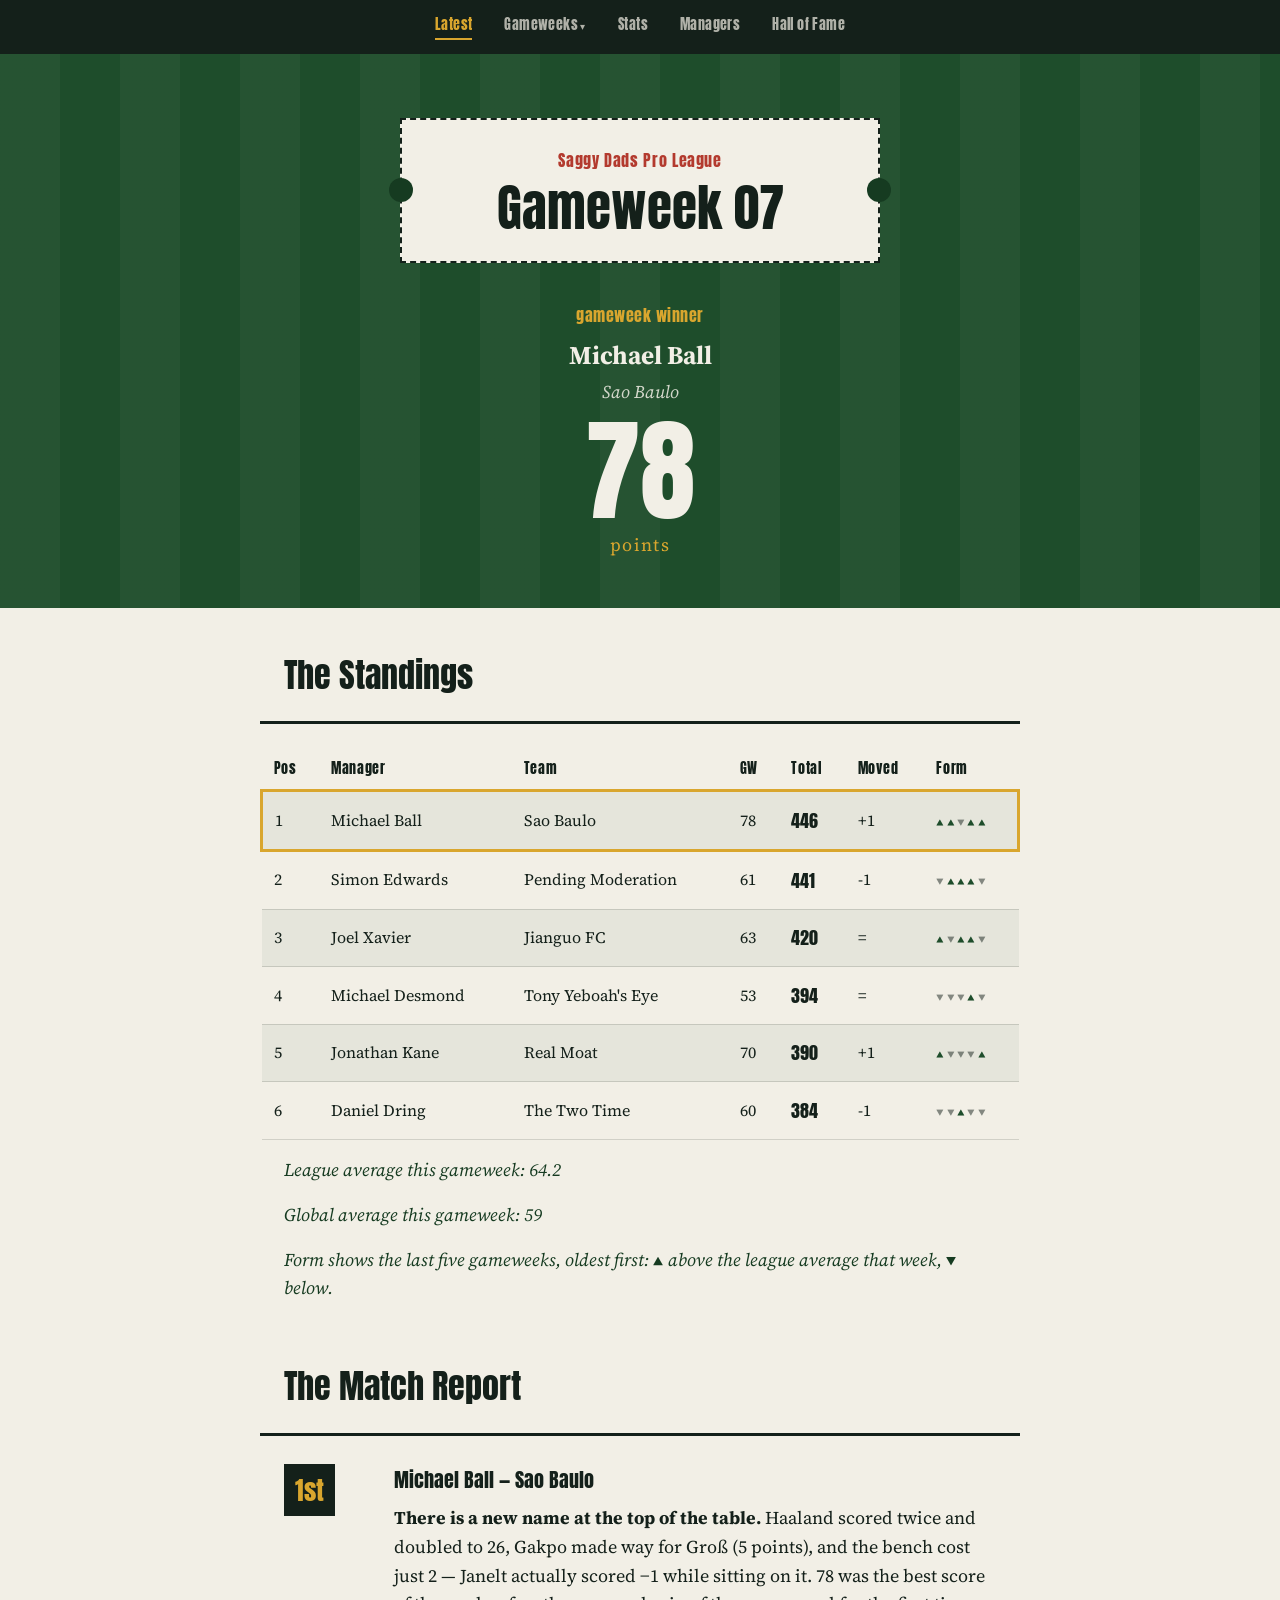
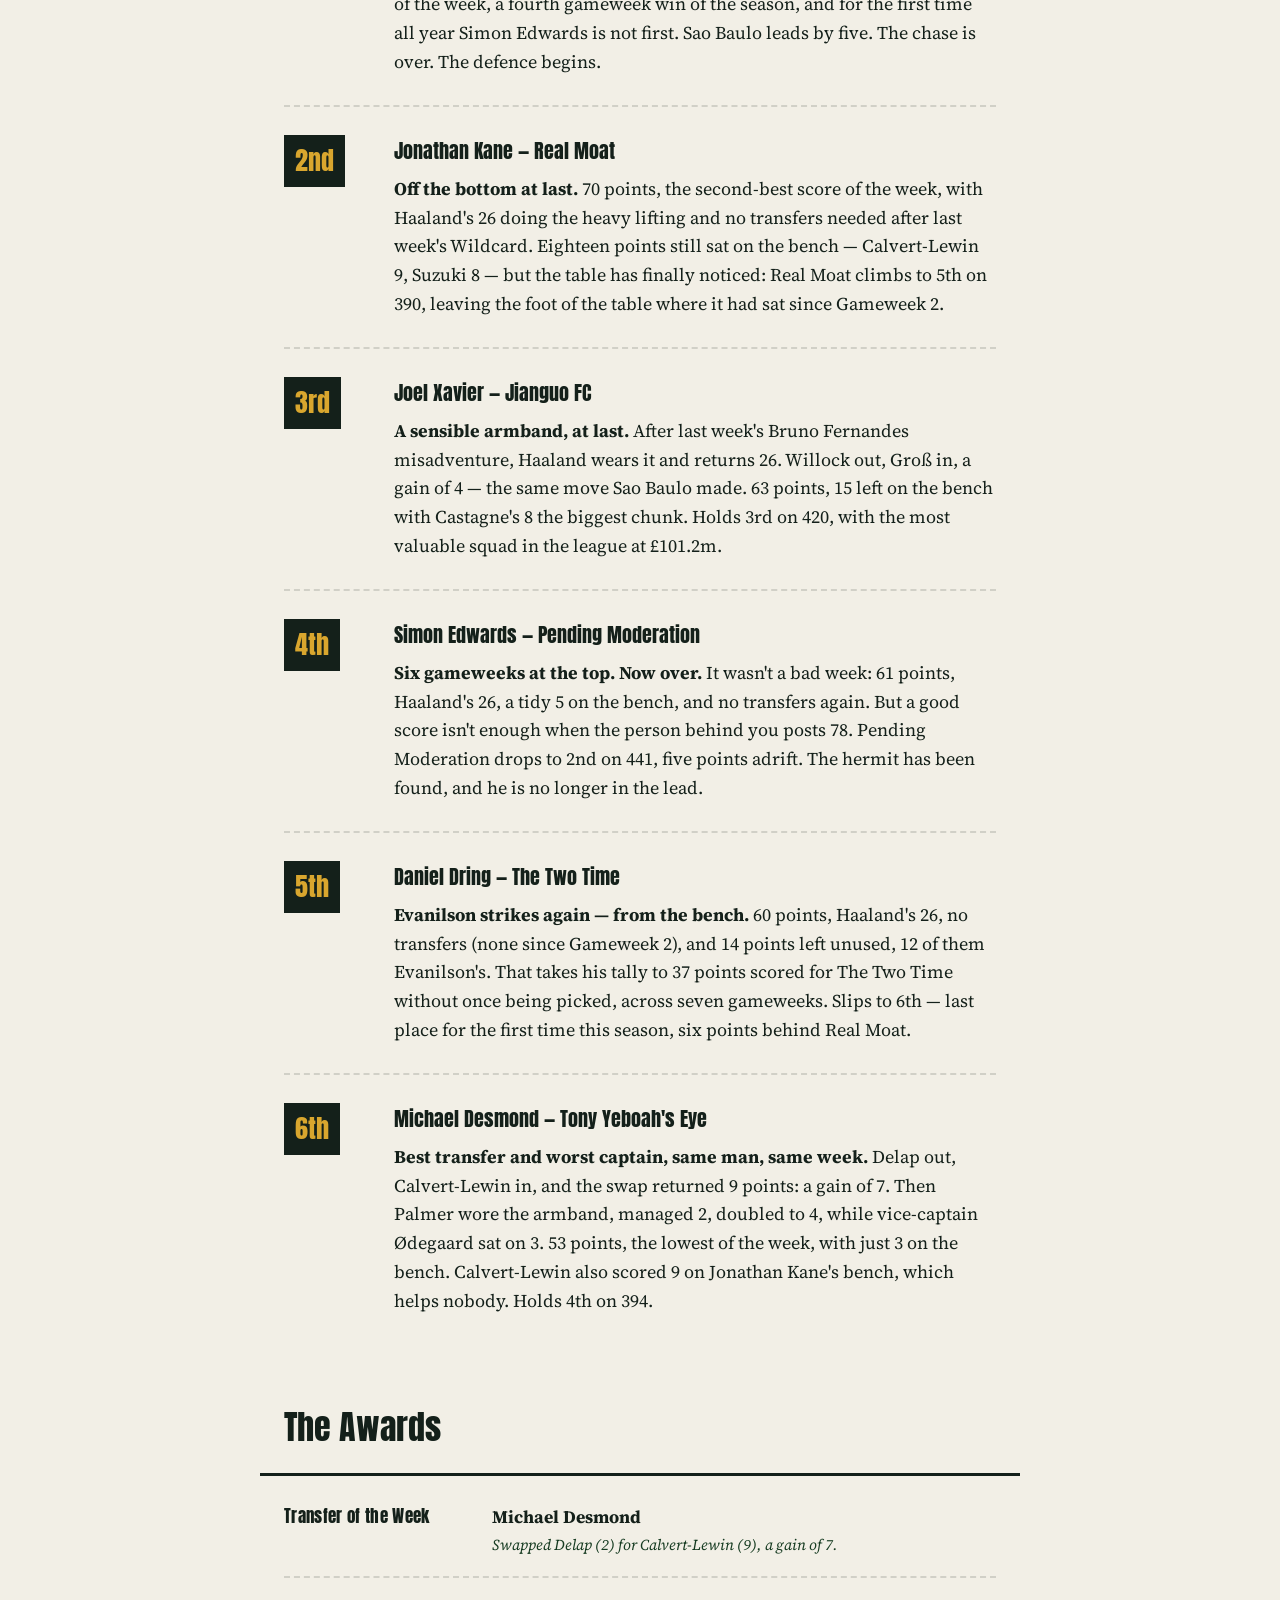
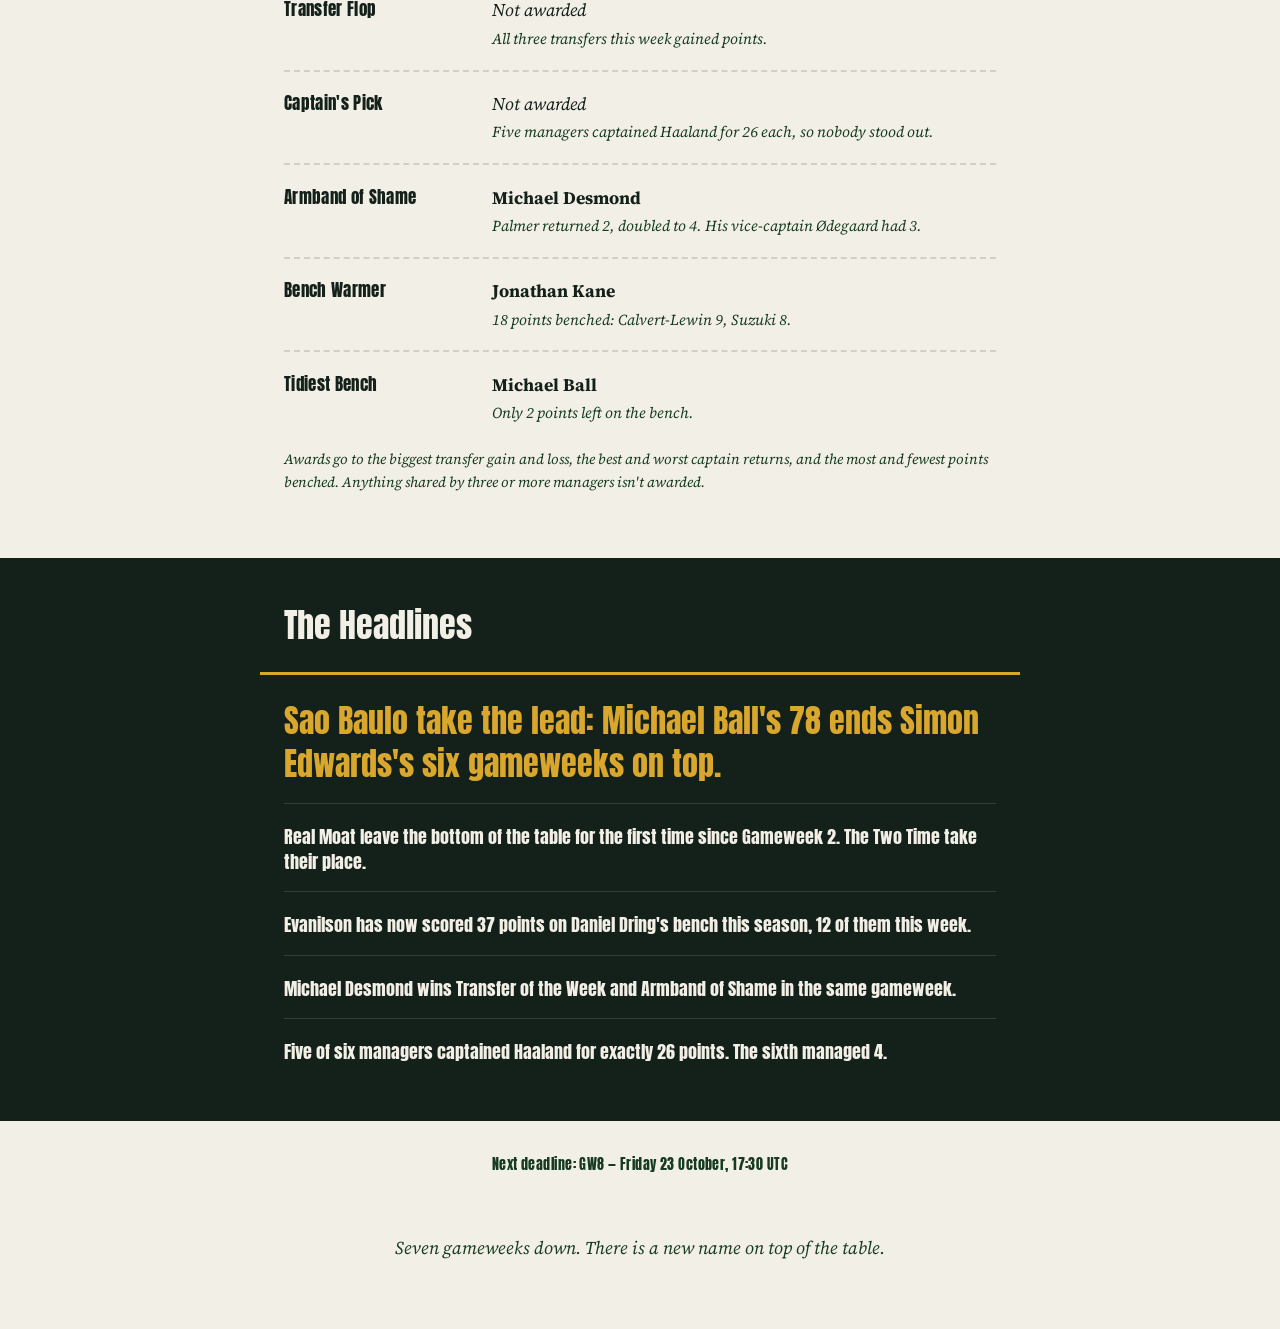
<file: index.html>
<!DOCTYPE html>
<html lang="en">
<head>
<meta charset="UTF-8">
<meta name="viewport" content="width=device-width, initial-scale=1.0">
<title>Saggy Dads Pro League — Gameweek 7</title>
<link rel="preconnect" href="https://fonts.googleapis.com">
<link rel="preconnect" href="https://fonts.gstatic.com" crossorigin>
<link href="https://fonts.googleapis.com/css2?family=Anton&family=Source+Serif+4:ital,opsz,wght@0,8..60,400;0,8..60,600;0,8..60,700;1,8..60,400&display=swap" rel="stylesheet">
<link rel="stylesheet" href="styles.css">
</head>
<body>

  <nav class="site-nav" id="site-nav">
    <noscript>
      <div class="site-nav__inner">
        <a href="index.html" class="site-nav__link">Latest</a>
        <a href="stats.html" class="site-nav__link">Stats</a>
        <a href="managers.html" class="site-nav__link">Managers</a>
        <a href="hall-of-fame.html" class="site-nav__link">Hall of Fame</a>
      </div>
    </noscript>
  </nav>
  <script src="nav.js"></script>

  <header class="hero">
    <div class="ticket">
      <div class="ticket-notch ticket-notch--left"></div>
      <div class="ticket-notch ticket-notch--right"></div>
      <p class="hero__league">Saggy Dads Pro League</p>
      <h1 class="hero__gw">Gameweek&nbsp;07</h1>
    </div>

    <div class="hero__leader">
      <p class="hero__leader-label">gameweek winner</p>
      <div class="hero__leader-names">
        <div class="hero__leader-entry">
          <p class="hero__leader-name">Michael Ball</p>
          <p class="hero__leader-team">Sao Baulo</p>
        </div>
      </div>
      <p class="hero__score" data-target="78">0</p>
      <p class="hero__score-label">points</p>
    </div>
  </header>

  <main>

    <section class="table-section">
      <h2 class="section-title">The Standings</h2>
      <div class="table-scroll">
      <table class="league-table">
        <thead>
          <tr>
            <th scope="col">Pos</th>
            <th scope="col">Manager</th>
            <th scope="col" class="col-team">Team</th>
            <th scope="col">GW</th>
            <th scope="col">Total</th>
            <th scope="col">Moved</th>
            <th scope="col">Form</th>
          </tr>
        </thead>
        <tbody>
          <tr class="row--leader">
            <td>1</td>
            <td>Michael Ball</td>
            <td class="col-team">Sao Baulo</td>
            <td>78</td>
            <td class="net">446</td>
            <td>+1</td>
            <td><span class="form" role="img" aria-label="Last five gameweeks, oldest first: above, above, below, above, above"><span class="form__up" title="GW3: 70 (league average 57.8)">▲</span><span class="form__up" title="GW4: 74 (league average 64.3)">▲</span><span class="form__down" title="GW5: 38 (league average 41.2)">▼</span><span class="form__up" title="GW6: 69 (league average 54.5)">▲</span><span class="form__up" title="GW7: 78 (league average 64.2)">▲</span></span></td>
          </tr>
          <tr>
            <td>2</td>
            <td>Simon Edwards</td>
            <td class="col-team">Pending Moderation</td>
            <td>61</td>
            <td class="net">441</td>
            <td>-1</td>
            <td><span class="form" role="img" aria-label="Last five gameweeks, oldest first: below, above, above, above, below"><span class="form__down" title="GW3: 41 (league average 57.8)">▼</span><span class="form__up" title="GW4: 72 (league average 64.3)">▲</span><span class="form__up" title="GW5: 52 (league average 41.2)">▲</span><span class="form__up" title="GW6: 55 (league average 54.5)">▲</span><span class="form__down" title="GW7: 61 (league average 64.2)">▼</span></span></td>
          </tr>
          <tr>
            <td>3</td>
            <td>Joel Xavier</td>
            <td class="col-team">Jianguo FC</td>
            <td>63</td>
            <td class="net">420</td>
            <td>=</td>
            <td><span class="form" role="img" aria-label="Last five gameweeks, oldest first: above, below, above, above, below"><span class="form__up" title="GW3: 70 (league average 57.8)">▲</span><span class="form__down" title="GW4: 55 (league average 64.3)">▼</span><span class="form__up" title="GW5: 46 (league average 41.2)">▲</span><span class="form__up" title="GW6: 59 (league average 54.5)">▲</span><span class="form__down" title="GW7: 63 (league average 64.2)">▼</span></span></td>
          </tr>
          <tr>
            <td>4</td>
            <td>Michael Desmond</td>
            <td class="col-team">Tony Yeboah's Eye</td>
            <td>53</td>
            <td class="net">394</td>
            <td>=</td>
            <td><span class="form" role="img" aria-label="Last five gameweeks, oldest first: below, below, below, above, below"><span class="form__down" title="GW3: 48 (league average 57.8)">▼</span><span class="form__down" title="GW4: 64 (league average 64.3)">▼</span><span class="form__down" title="GW5: 28 (league average 41.2)">▼</span><span class="form__up" title="GW6: 56 (league average 54.5)">▲</span><span class="form__down" title="GW7: 53 (league average 64.2)">▼</span></span></td>
          </tr>
          <tr>
            <td>5</td>
            <td>Jonathan Kane</td>
            <td class="col-team">Real Moat</td>
            <td>70</td>
            <td class="net">390</td>
            <td>+1</td>
            <td><span class="form" role="img" aria-label="Last five gameweeks, oldest first: above, below, below, below, above"><span class="form__up" title="GW3: 62 (league average 57.8)">▲</span><span class="form__down" title="GW4: 64 (league average 64.3)">▼</span><span class="form__down" title="GW5: 40 (league average 41.2)">▼</span><span class="form__down" title="GW6: 46 (league average 54.5)">▼</span><span class="form__up" title="GW7: 70 (league average 64.2)">▲</span></span></td>
          </tr>
          <tr>
            <td>6</td>
            <td>Daniel Dring</td>
            <td class="col-team">The Two Time</td>
            <td>60</td>
            <td class="net">384</td>
            <td>-1</td>
            <td><span class="form" role="img" aria-label="Last five gameweeks, oldest first: below, below, above, below, below"><span class="form__down" title="GW3: 56 (league average 57.8)">▼</span><span class="form__down" title="GW4: 57 (league average 64.3)">▼</span><span class="form__up" title="GW5: 43 (league average 41.2)">▲</span><span class="form__down" title="GW6: 42 (league average 54.5)">▼</span><span class="form__down" title="GW7: 60 (league average 64.2)">▼</span></span></td>
          </tr>
        </tbody>
      </table>
      </div>
      <p class="table-footnote">League average this gameweek: 64.2</p>
      <p class="table-footnote">Global average this gameweek: 59</p>
      <p class="table-footnote">Form shows the last five gameweeks, oldest first: ▲ above the league average that week, ▼ below.</p>
    </section>

    <section class="reports-section">
      <h2 class="section-title">The Match Report</h2>

      <article class="report">
        <div class="report__marker">
          <span class="report__pos">1st</span>
        </div>
        <div class="report__body">
          <h3>Michael Ball — Sao Baulo</h3>
          <p><strong>There is a new name at the top of the table.</strong> Haaland scored twice and doubled to 26, Gakpo made way for Groß (5 points), and the bench cost just 2 — Janelt actually scored −1 while sitting on it. 78 was the best score of the week, a fourth gameweek win of the season, and for the first time all year Simon Edwards is not first. Sao Baulo leads by five. The chase is over. The defence begins.</p>
        </div>
      </article>

      <div class="stitch"></div>

      <article class="report">
        <div class="report__marker">
          <span class="report__pos">2nd</span>
        </div>
        <div class="report__body">
          <h3>Jonathan Kane — Real Moat</h3>
          <p><strong>Off the bottom at last.</strong> 70 points, the second-best score of the week, with Haaland's 26 doing the heavy lifting and no transfers needed after last week's Wildcard. Eighteen points still sat on the bench — Calvert-Lewin 9, Suzuki 8 — but the table has finally noticed: Real Moat climbs to 5th on 390, leaving the foot of the table where it had sat since Gameweek 2.</p>
        </div>
      </article>

      <div class="stitch"></div>

      <article class="report">
        <div class="report__marker">
          <span class="report__pos">3rd</span>
        </div>
        <div class="report__body">
          <h3>Joel Xavier — Jianguo FC</h3>
          <p><strong>A sensible armband, at last.</strong> After last week's Bruno Fernandes misadventure, Haaland wears it and returns 26. Willock out, Groß in, a gain of 4 — the same move Sao Baulo made. 63 points, 15 left on the bench with Castagne's 8 the biggest chunk. Holds 3rd on 420, with the most valuable squad in the league at £101.2m.</p>
        </div>
      </article>

      <div class="stitch"></div>

      <article class="report">
        <div class="report__marker">
          <span class="report__pos">4th</span>
        </div>
        <div class="report__body">
          <h3>Simon Edwards — Pending Moderation</h3>
          <p><strong>Six gameweeks at the top. Now over.</strong> It wasn't a bad week: 61 points, Haaland's 26, a tidy 5 on the bench, and no transfers again. But a good score isn't enough when the person behind you posts 78. Pending Moderation drops to 2nd on 441, five points adrift. The hermit has been found, and he is no longer in the lead.</p>
        </div>
      </article>

      <div class="stitch"></div>

      <article class="report">
        <div class="report__marker">
          <span class="report__pos">5th</span>
        </div>
        <div class="report__body">
          <h3>Daniel Dring — The Two Time</h3>
          <p><strong>Evanilson strikes again — from the bench.</strong> 60 points, Haaland's 26, no transfers (none since Gameweek 2), and 14 points left unused, 12 of them Evanilson's. That takes his tally to 37 points scored for The Two Time without once being picked, across seven gameweeks. Slips to 6th — last place for the first time this season, six points behind Real Moat.</p>
        </div>
      </article>

      <div class="stitch"></div>

      <article class="report">
        <div class="report__marker">
          <span class="report__pos">6th</span>
        </div>
        <div class="report__body">
          <h3>Michael Desmond — Tony Yeboah's Eye</h3>
          <p><strong>Best transfer and worst captain, same man, same week.</strong> Delap out, Calvert-Lewin in, and the swap returned 9 points: a gain of 7. Then Palmer wore the armband, managed 2, doubled to 4, while vice-captain Ødegaard sat on 3. 53 points, the lowest of the week, with just 3 on the bench. Calvert-Lewin also scored 9 on Jonathan Kane's bench, which helps nobody. Holds 4th on 394.</p>
        </div>
      </article>
    </section>

    <section class="awards-section">
      <h2 class="section-title">The Awards</h2>
      <div class="awards">

        <div class="award">
          <h3 class="award__title">Transfer of the Week</h3>
          <div>
            <p class="award__winner">Michael Desmond</p>
            <p class="award__detail">Swapped Delap (2) for Calvert-Lewin (9), a gain of 7.</p>
          </div>
        </div>

        <div class="award award--none">
          <h3 class="award__title">Transfer Flop</h3>
          <div>
            <p class="award__winner">Not awarded</p>
            <p class="award__detail">All three transfers this week gained points.</p>
          </div>
        </div>

        <div class="award award--none">
          <h3 class="award__title">Captain's Pick</h3>
          <div>
            <p class="award__winner">Not awarded</p>
            <p class="award__detail">Five managers captained Haaland for 26 each, so nobody stood out.</p>
          </div>
        </div>

        <div class="award">
          <h3 class="award__title">Armband of Shame</h3>
          <div>
            <p class="award__winner">Michael Desmond</p>
            <p class="award__detail">Palmer returned 2, doubled to 4. His vice-captain Ødegaard had 3.</p>
          </div>
        </div>

        <div class="award">
          <h3 class="award__title">Bench Warmer</h3>
          <div>
            <p class="award__winner">Jonathan Kane</p>
            <p class="award__detail">18 points benched: Calvert-Lewin 9, Suzuki 8.</p>
          </div>
        </div>

        <div class="award">
          <h3 class="award__title">Tidiest Bench</h3>
          <div>
            <p class="award__winner">Michael Ball</p>
            <p class="award__detail">Only 2 points left on the bench.</p>
          </div>
        </div>

      </div>
      <p class="awards-note">Awards go to the biggest transfer gain and loss, the best and worst captain returns, and the most and fewest points benched. Anything shared by three or more managers isn't awarded.</p>
    </section>

    <section class="headlines-section">
      <h2 class="section-title section-title--inverse">The Headlines</h2>
      <ul class="headlines">
        <li class="headline headline--big">Sao Baulo take the lead: Michael Ball's 78 ends Simon Edwards's six gameweeks on top.</li>
        <li class="headline">Real Moat leave the bottom of the table for the first time since Gameweek 2. The Two Time take their place.</li>
        <li class="headline">Evanilson has now scored 37 points on Daniel Dring's bench this season, 12 of them this week.</li>
        <li class="headline">Michael Desmond wins Transfer of the Week and Armband of Shame in the same gameweek.</li>
        <li class="headline">Five of six managers captained Haaland for exactly 26 points. The sixth managed 4.</li>
      </ul>
    </section>

    <p class="deadline-note">Next deadline: GW8 — Friday 23 October, 17:30 UTC</p>

  </main>

  <footer class="site-footer">
    <p>Seven gameweeks down. There is a new name on top of the table.</p>
  </footer>

<script>
  // Single deliberate load moment: winner's score ticks up once.
  (function () {
    var el = document.querySelector('.hero__score');
    if (!el) return;
    var target = parseInt(el.getAttribute('data-target'), 10) || 0;
    var prefersReduced = window.matchMedia('(prefers-reduced-motion: reduce)').matches;
    if (prefersReduced) {
      el.textContent = target;
      return;
    }
    var start = null;
    function step(ts) {
      if (!start) start = ts;
      var progress = Math.min((ts - start) / 900, 1);
      el.textContent = Math.round(progress * target);
      if (progress < 1) requestAnimationFrame(step);
    }
    requestAnimationFrame(step);
  })();
</script>

</body>
</html>
</file>
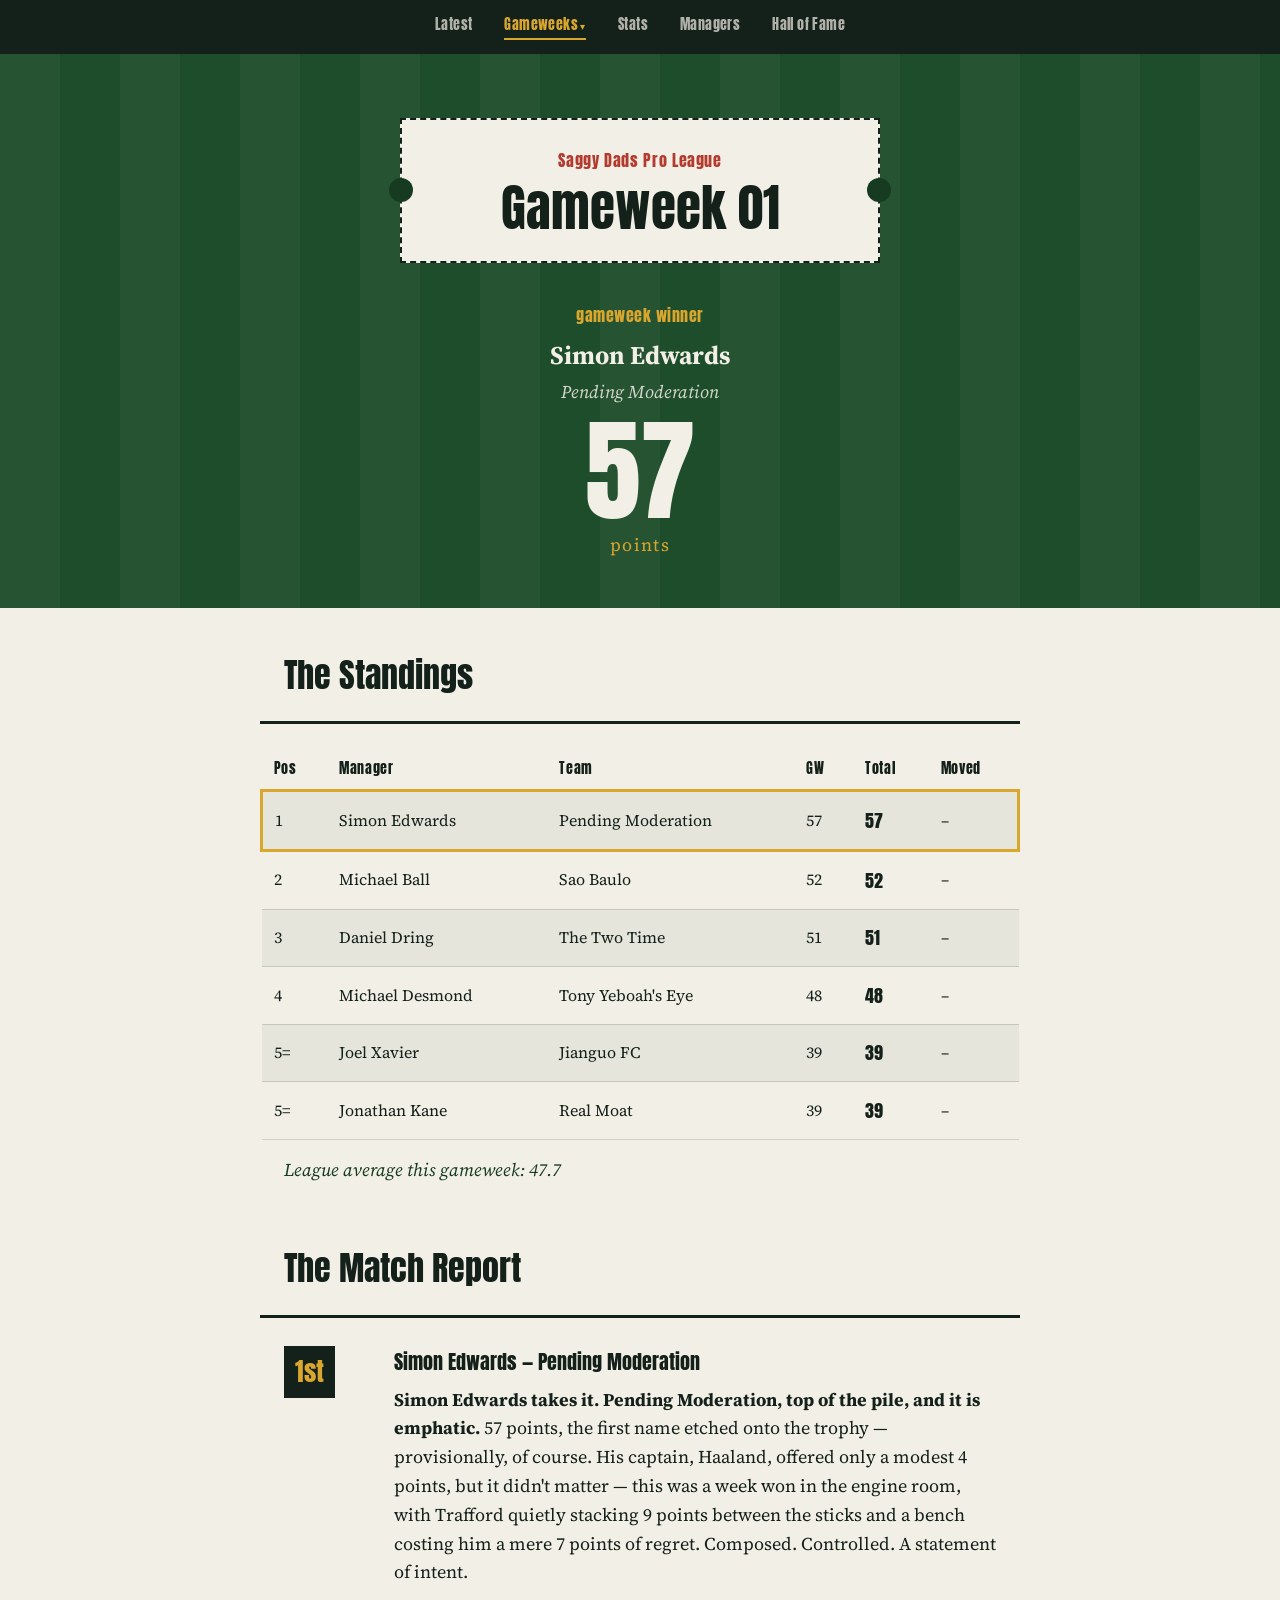
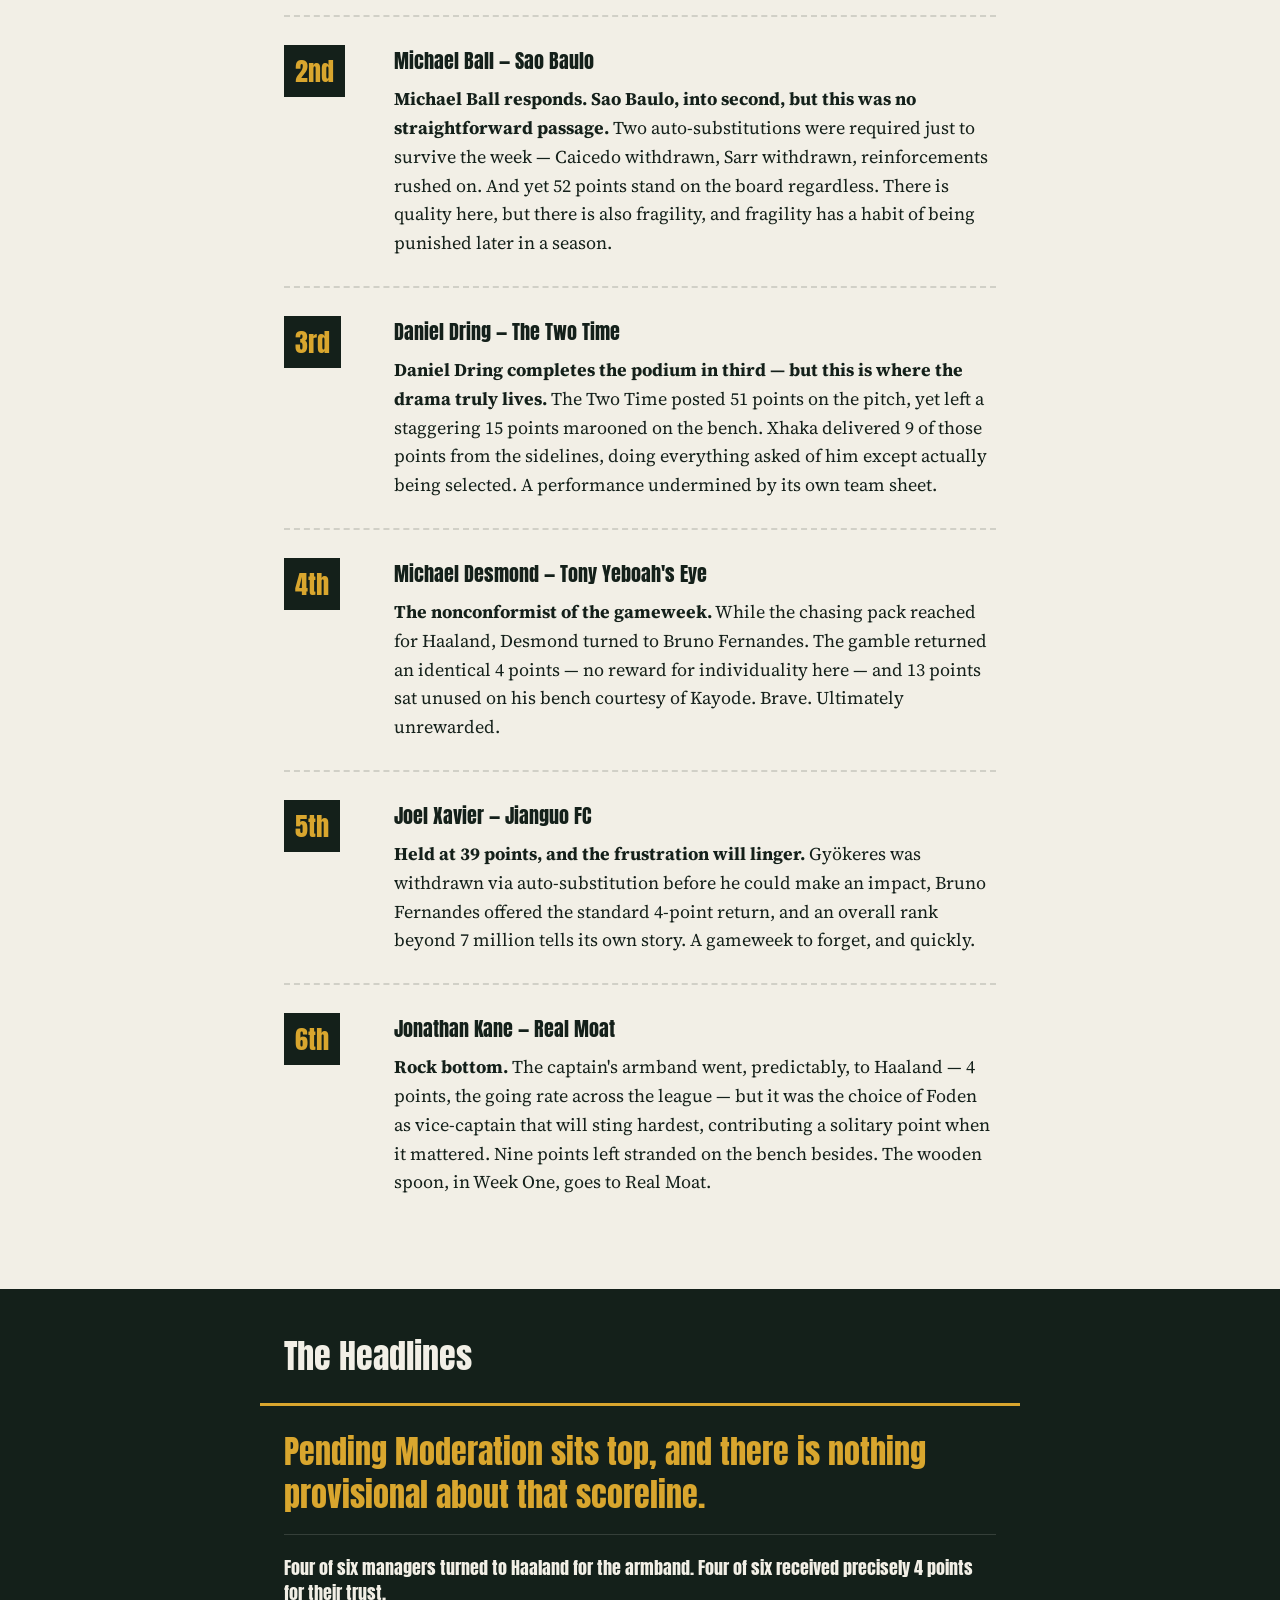
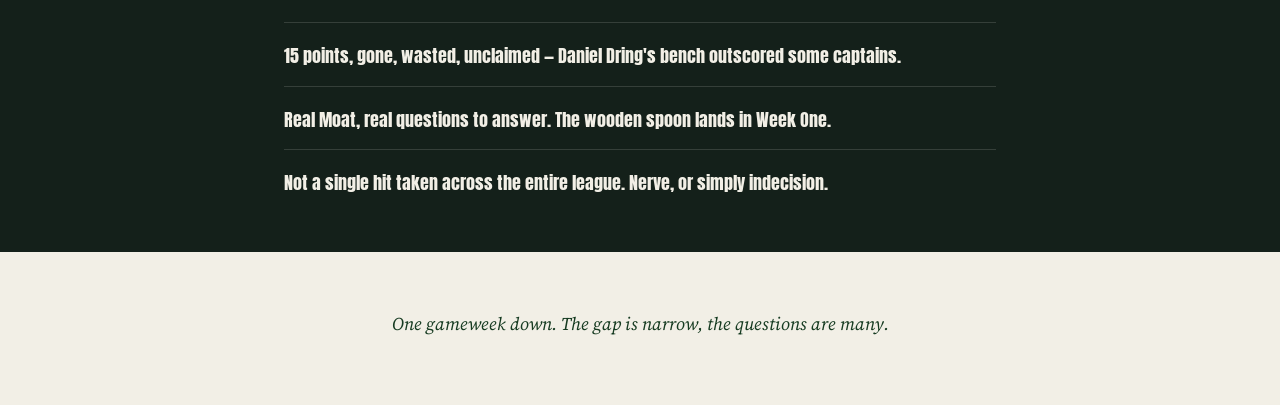
<file: gw1.html>
<!DOCTYPE html>
<html lang="en">
<head>
<meta charset="UTF-8">
<meta name="viewport" content="width=device-width, initial-scale=1.0">
<title>Saggy Dads Pro League — Gameweek 1</title>
<link rel="preconnect" href="https://fonts.googleapis.com">
<link rel="preconnect" href="https://fonts.gstatic.com" crossorigin>
<link href="https://fonts.googleapis.com/css2?family=Anton&family=Source+Serif+4:ital,opsz,wght@0,8..60,400;0,8..60,600;0,8..60,700;1,8..60,400&display=swap" rel="stylesheet">
<link rel="stylesheet" href="styles.css">
</head>
<body>

  <nav class="site-nav" id="site-nav">
    <noscript>
      <div class="site-nav__inner">
        <a href="index.html" class="site-nav__link">Latest</a>
        <a href="stats.html" class="site-nav__link">Stats</a>
        <a href="hall-of-fame.html" class="site-nav__link">Hall of Fame</a>
      </div>
    </noscript>
  </nav>
  <script src="nav.js"></script>

  <header class="hero">
    <div class="ticket">
      <div class="ticket-notch ticket-notch--left"></div>
      <div class="ticket-notch ticket-notch--right"></div>
      <p class="hero__league">Saggy Dads Pro League</p>
      <h1 class="hero__gw">Gameweek&nbsp;01</h1>
    </div>

    <div class="hero__leader">
      <p class="hero__leader-label">gameweek winner</p>
      <div class="hero__leader-names">
        <div class="hero__leader-entry">
          <p class="hero__leader-name">Simon Edwards</p>
          <p class="hero__leader-team">Pending Moderation</p>
        </div>
      </div>
      <p class="hero__score" data-target="57">0</p>
      <p class="hero__score-label">points</p>
    </div>
  </header>

  <main>

    <section class="table-section">
      <h2 class="section-title">The Standings</h2>
      <div class="table-scroll">
      <table class="league-table">
        <thead>
          <tr>
            <th scope="col">Pos</th>
            <th scope="col">Manager</th>
            <th scope="col">Team</th>
            <th scope="col">GW</th>
            <th scope="col">Total</th>
            <th scope="col">Moved</th>
          </tr>
        </thead>
        <tbody>
          <tr class="row--leader">
            <td>1</td>
            <td>Simon Edwards</td>
            <td>Pending Moderation</td>
            <td>57</td>
            <td class="net">57</td>
            <td>–</td>
          </tr>
          <tr>
            <td>2</td>
            <td>Michael Ball</td>
            <td>Sao Baulo</td>
            <td>52</td>
            <td class="net">52</td>
            <td>–</td>
          </tr>
          <tr>
            <td>3</td>
            <td>Daniel Dring</td>
            <td>The Two Time</td>
            <td>51</td>
            <td class="net">51</td>
            <td>–</td>
          </tr>
          <tr>
            <td>4</td>
            <td>Michael Desmond</td>
            <td>Tony Yeboah's Eye</td>
            <td>48</td>
            <td class="net">48</td>
            <td>–</td>
          </tr>
          <tr>
            <td>5=</td>
            <td>Joel Xavier</td>
            <td>Jianguo FC</td>
            <td>39</td>
            <td class="net">39</td>
            <td>–</td>
          </tr>
          <tr>
            <td>5=</td>
            <td>Jonathan Kane</td>
            <td>Real Moat</td>
            <td>39</td>
            <td class="net">39</td>
            <td>–</td>
          </tr>
        </tbody>
      </table>
      </div>
      <p class="table-footnote">League average this gameweek: 47.7</p>
    </section>

    <section class="reports-section">
      <h2 class="section-title">The Match Report</h2>

      <article class="report">
        <div class="report__marker">
          <span class="report__pos">1st</span>
        </div>
        <div class="report__body">
          <h3>Simon Edwards — Pending Moderation</h3>
          <p><strong>Simon Edwards takes it. Pending Moderation, top of the pile, and it is emphatic.</strong> 57 points, the first name etched onto the trophy — provisionally, of course. His captain, Haaland, offered only a modest 4 points, but it didn't matter — this was a week won in the engine room, with Trafford quietly stacking 9 points between the sticks and a bench costing him a mere 7 points of regret. Composed. Controlled. A statement of intent.</p>
        </div>
      </article>

      <div class="stitch"></div>

      <article class="report">
        <div class="report__marker">
          <span class="report__pos">2nd</span>
        </div>
        <div class="report__body">
          <h3>Michael Ball — Sao Baulo</h3>
          <p><strong>Michael Ball responds. Sao Baulo, into second, but this was no straightforward passage.</strong> Two auto-substitutions were required just to survive the week — Caicedo withdrawn, Sarr withdrawn, reinforcements rushed on. And yet 52 points stand on the board regardless. There is quality here, but there is also fragility, and fragility has a habit of being punished later in a season.</p>
        </div>
      </article>

      <div class="stitch"></div>

      <article class="report">
        <div class="report__marker">
          <span class="report__pos">3rd</span>
        </div>
        <div class="report__body">
          <h3>Daniel Dring — The Two Time</h3>
          <p><strong>Daniel Dring completes the podium in third — but this is where the drama truly lives.</strong> The Two Time posted 51 points on the pitch, yet left a staggering 15 points marooned on the bench. Xhaka delivered 9 of those points from the sidelines, doing everything asked of him except actually being selected. A performance undermined by its own team sheet.</p>
        </div>
      </article>

      <div class="stitch"></div>

      <article class="report">
        <div class="report__marker">
          <span class="report__pos">4th</span>
        </div>
        <div class="report__body">
          <h3>Michael Desmond — Tony Yeboah's Eye</h3>
          <p><strong>The nonconformist of the gameweek.</strong> While the chasing pack reached for Haaland, Desmond turned to Bruno Fernandes. The gamble returned an identical 4 points — no reward for individuality here — and 13 points sat unused on his bench courtesy of Kayode. Brave. Ultimately unrewarded.</p>
        </div>
      </article>

      <div class="stitch"></div>

      <article class="report">
        <div class="report__marker">
          <span class="report__pos">5th</span>
        </div>
        <div class="report__body">
          <h3>Joel Xavier — Jianguo FC</h3>
          <p><strong>Held at 39 points, and the frustration will linger.</strong> Gyökeres was withdrawn via auto-substitution before he could make an impact, Bruno Fernandes offered the standard 4-point return, and an overall rank beyond 7 million tells its own story. A gameweek to forget, and quickly.</p>
        </div>
      </article>

      <div class="stitch"></div>

      <article class="report">
        <div class="report__marker">
          <span class="report__pos">6th</span>
        </div>
        <div class="report__body">
          <h3>Jonathan Kane — Real Moat</h3>
          <p><strong>Rock bottom.</strong> The captain's armband went, predictably, to Haaland — 4 points, the going rate across the league — but it was the choice of Foden as vice-captain that will sting hardest, contributing a solitary point when it mattered. Nine points left stranded on the bench besides. The wooden spoon, in Week One, goes to Real Moat.</p>
        </div>
      </article>
    </section>

    <section class="headlines-section">
      <h2 class="section-title section-title--inverse">The Headlines</h2>
      <ul class="headlines">
        <li class="headline headline--big">Pending Moderation sits top, and there is nothing provisional about that scoreline.</li>
        <li class="headline">Four of six managers turned to Haaland for the armband. Four of six received precisely 4 points for their trust.</li>
        <li class="headline">15 points, gone, wasted, unclaimed — Daniel Dring's bench outscored some captains.</li>
        <li class="headline">Real Moat, real questions to answer. The wooden spoon lands in Week One.</li>
        <li class="headline">Not a single hit taken across the entire league. Nerve, or simply indecision.</li>
      </ul>
    </section>

  </main>

  <footer class="site-footer">
    <p>One gameweek down. The gap is narrow, the questions are many.</p>
  </footer>

<script>
  // Single deliberate load moment: leader's score ticks up once.
  (function () {
    var el = document.querySelector('.hero__score');
    if (!el) return;
    var target = parseInt(el.getAttribute('data-target'), 10) || 0;
    var prefersReduced = window.matchMedia('(prefers-reduced-motion: reduce)').matches;
    if (prefersReduced) {
      el.textContent = target;
      return;
    }
    var current = 0;
    var duration = 900;
    var start = null;
    function step(ts) {
      if (!start) start = ts;
      var progress = Math.min((ts - start) / duration, 1);
      current = Math.round(progress * target);
      el.textContent = current;
      if (progress < 1) requestAnimationFrame(step);
    }
    requestAnimationFrame(step);
  })();
</script>

</body>
</html>
</file>
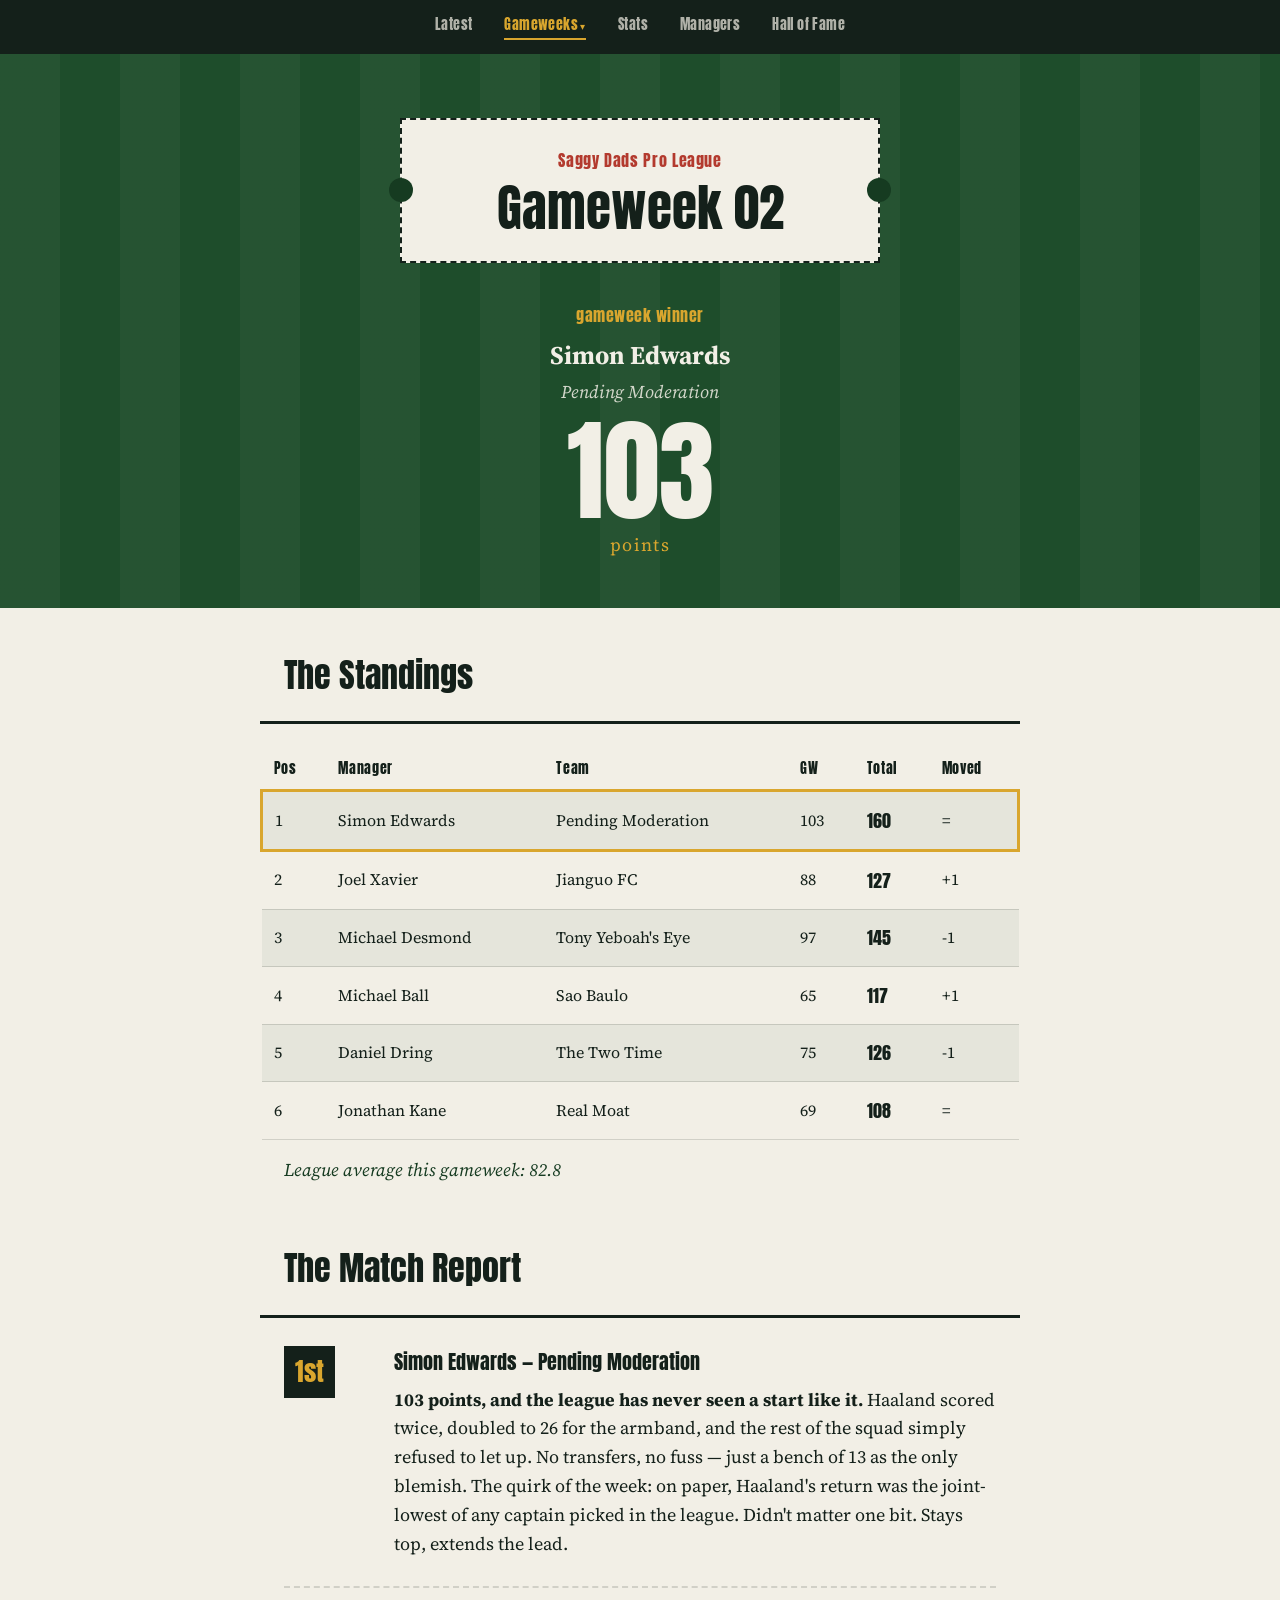
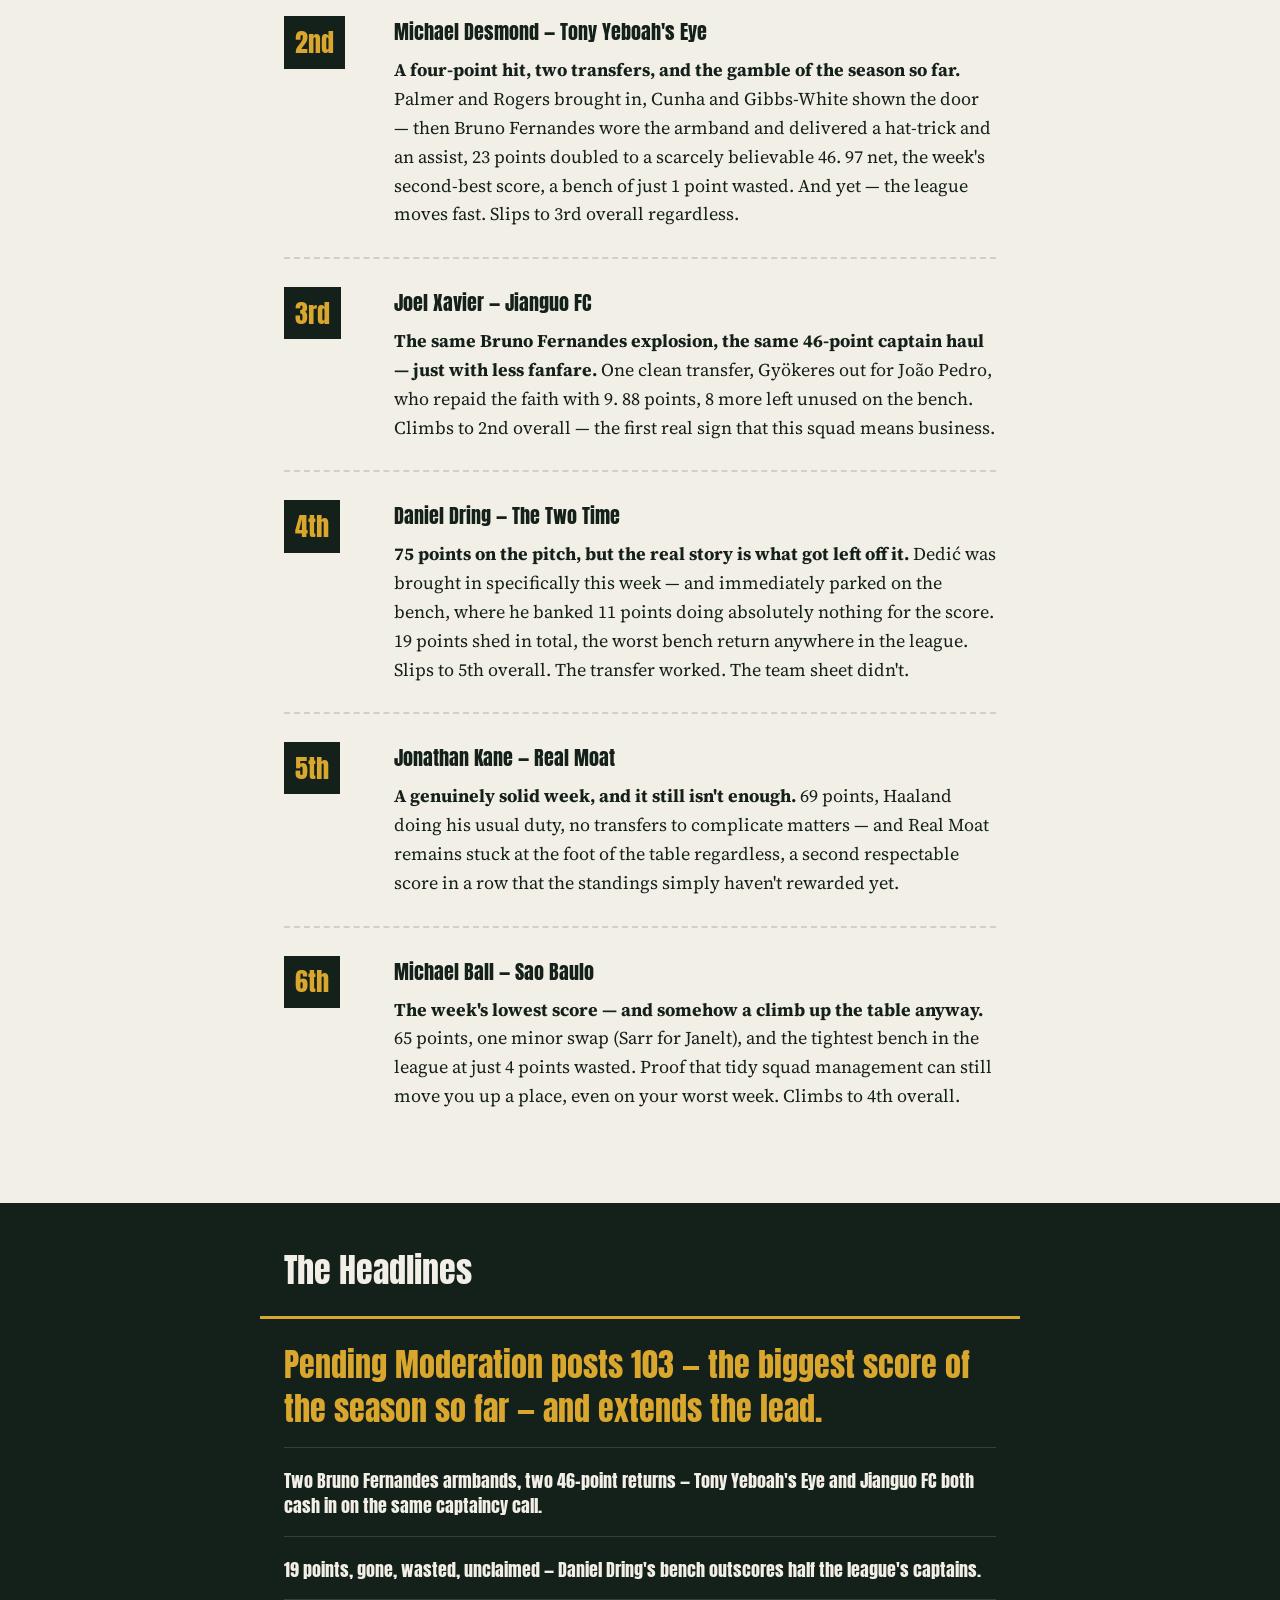
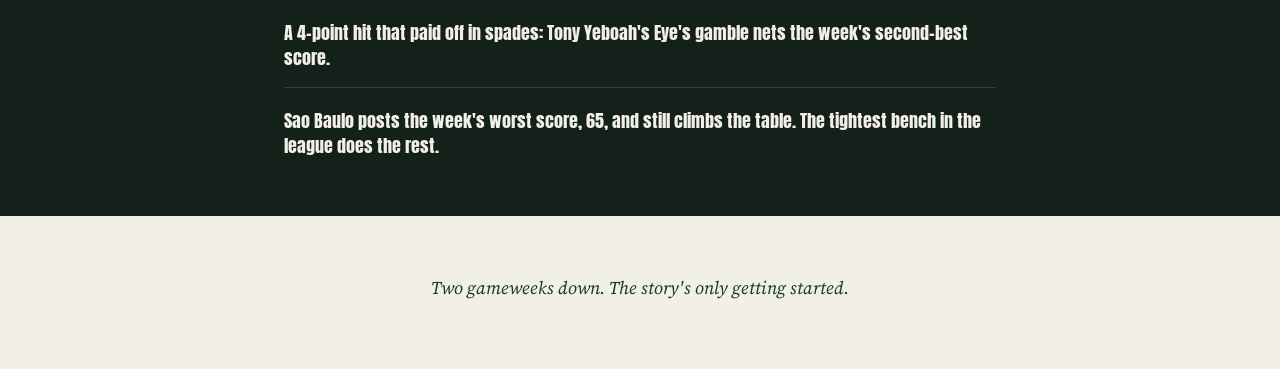
<file: gw2.html>
<!DOCTYPE html>
<html lang="en">
<head>
<meta charset="UTF-8">
<meta name="viewport" content="width=device-width, initial-scale=1.0">
<title>Saggy Dads Pro League — Gameweek 2</title>
<link rel="preconnect" href="https://fonts.googleapis.com">
<link rel="preconnect" href="https://fonts.gstatic.com" crossorigin>
<link href="https://fonts.googleapis.com/css2?family=Anton&family=Source+Serif+4:ital,opsz,wght@0,8..60,400;0,8..60,600;0,8..60,700;1,8..60,400&display=swap" rel="stylesheet">
<link rel="stylesheet" href="styles.css">
</head>
<body>

  <nav class="site-nav" id="site-nav">
    <noscript>
      <div class="site-nav__inner">
        <a href="index.html" class="site-nav__link">Latest</a>
        <a href="stats.html" class="site-nav__link">Stats</a>
        <a href="hall-of-fame.html" class="site-nav__link">Hall of Fame</a>
      </div>
    </noscript>
  </nav>
  <script src="nav.js"></script>

  <header class="hero">
    <div class="ticket">
      <div class="ticket-notch ticket-notch--left"></div>
      <div class="ticket-notch ticket-notch--right"></div>
      <p class="hero__league">Saggy Dads Pro League</p>
      <h1 class="hero__gw">Gameweek&nbsp;02</h1>
    </div>

    <div class="hero__leader">
      <p class="hero__leader-label">gameweek winner</p>
      <div class="hero__leader-names">
        <div class="hero__leader-entry">
          <p class="hero__leader-name">Simon Edwards</p>
          <p class="hero__leader-team">Pending Moderation</p>
        </div>
      </div>
      <p class="hero__score" data-target="103">0</p>
      <p class="hero__score-label">points</p>
    </div>
  </header>

  <main>

    <section class="table-section">
      <h2 class="section-title">The Standings</h2>
      <div class="table-scroll">
      <table class="league-table">
        <thead>
          <tr>
            <th scope="col">Pos</th>
            <th scope="col">Manager</th>
            <th scope="col">Team</th>
            <th scope="col">GW</th>
            <th scope="col">Total</th>
            <th scope="col">Moved</th>
          </tr>
        </thead>
        <tbody>
          <tr class="row--leader">
            <td>1</td>
            <td>Simon Edwards</td>
            <td>Pending Moderation</td>
            <td>103</td>
            <td class="net">160</td>
            <td>=</td>
          </tr>
          <tr>
            <td>2</td>
            <td>Joel Xavier</td>
            <td>Jianguo FC</td>
            <td>88</td>
            <td class="net">127</td>
            <td>+1</td>
          </tr>
          <tr>
            <td>3</td>
            <td>Michael Desmond</td>
            <td>Tony Yeboah's Eye</td>
            <td>97</td>
            <td class="net">145</td>
            <td>-1</td>
          </tr>
          <tr>
            <td>4</td>
            <td>Michael Ball</td>
            <td>Sao Baulo</td>
            <td>65</td>
            <td class="net">117</td>
            <td>+1</td>
          </tr>
          <tr>
            <td>5</td>
            <td>Daniel Dring</td>
            <td>The Two Time</td>
            <td>75</td>
            <td class="net">126</td>
            <td>-1</td>
          </tr>
          <tr>
            <td>6</td>
            <td>Jonathan Kane</td>
            <td>Real Moat</td>
            <td>69</td>
            <td class="net">108</td>
            <td>=</td>
          </tr>
        </tbody>
      </table>
      </div>
      <p class="table-footnote">League average this gameweek: 82.8</p>
    </section>

    <section class="reports-section">
      <h2 class="section-title">The Match Report</h2>

      <article class="report">
        <div class="report__marker">
          <span class="report__pos">1st</span>
        </div>
        <div class="report__body">
          <h3>Simon Edwards — Pending Moderation</h3>
          <p><strong>103 points, and the league has never seen a start like it.</strong> Haaland scored twice, doubled to 26 for the armband, and the rest of the squad simply refused to let up. No transfers, no fuss — just a bench of 13 as the only blemish. The quirk of the week: on paper, Haaland's return was the joint-lowest of any captain picked in the league. Didn't matter one bit. Stays top, extends the lead.</p>
        </div>
      </article>

      <div class="stitch"></div>

      <article class="report">
        <div class="report__marker">
          <span class="report__pos">2nd</span>
        </div>
        <div class="report__body">
          <h3>Michael Desmond — Tony Yeboah's Eye</h3>
          <p><strong>A four-point hit, two transfers, and the gamble of the season so far.</strong> Palmer and Rogers brought in, Cunha and Gibbs-White shown the door — then Bruno Fernandes wore the armband and delivered a hat-trick and an assist, 23 points doubled to a scarcely believable 46. 97 net, the week's second-best score, a bench of just 1 point wasted. And yet — the league moves fast. Slips to 3rd overall regardless.</p>
        </div>
      </article>

      <div class="stitch"></div>

      <article class="report">
        <div class="report__marker">
          <span class="report__pos">3rd</span>
        </div>
        <div class="report__body">
          <h3>Joel Xavier — Jianguo FC</h3>
          <p><strong>The same Bruno Fernandes explosion, the same 46-point captain haul — just with less fanfare.</strong> One clean transfer, Gyökeres out for João Pedro, who repaid the faith with 9. 88 points, 8 more left unused on the bench. Climbs to 2nd overall — the first real sign that this squad means business.</p>
        </div>
      </article>

      <div class="stitch"></div>

      <article class="report">
        <div class="report__marker">
          <span class="report__pos">4th</span>
        </div>
        <div class="report__body">
          <h3>Daniel Dring — The Two Time</h3>
          <p><strong>75 points on the pitch, but the real story is what got left off it.</strong> Dedić was brought in specifically this week — and immediately parked on the bench, where he banked 11 points doing absolutely nothing for the score. 19 points shed in total, the worst bench return anywhere in the league. Slips to 5th overall. The transfer worked. The team sheet didn't.</p>
        </div>
      </article>

      <div class="stitch"></div>

      <article class="report">
        <div class="report__marker">
          <span class="report__pos">5th</span>
        </div>
        <div class="report__body">
          <h3>Jonathan Kane — Real Moat</h3>
          <p><strong>A genuinely solid week, and it still isn't enough.</strong> 69 points, Haaland doing his usual duty, no transfers to complicate matters — and Real Moat remains stuck at the foot of the table regardless, a second respectable score in a row that the standings simply haven't rewarded yet.</p>
        </div>
      </article>

      <div class="stitch"></div>

      <article class="report">
        <div class="report__marker">
          <span class="report__pos">6th</span>
        </div>
        <div class="report__body">
          <h3>Michael Ball — Sao Baulo</h3>
          <p><strong>The week's lowest score — and somehow a climb up the table anyway.</strong> 65 points, one minor swap (Sarr for Janelt), and the tightest bench in the league at just 4 points wasted. Proof that tidy squad management can still move you up a place, even on your worst week. Climbs to 4th overall.</p>
        </div>
      </article>
    </section>

    <section class="headlines-section">
      <h2 class="section-title section-title--inverse">The Headlines</h2>
      <ul class="headlines">
        <li class="headline headline--big">Pending Moderation posts 103 — the biggest score of the season so far — and extends the lead.</li>
        <li class="headline">Two Bruno Fernandes armbands, two 46-point returns — Tony Yeboah's Eye and Jianguo FC both cash in on the same captaincy call.</li>
        <li class="headline">19 points, gone, wasted, unclaimed — Daniel Dring's bench outscores half the league's captains.</li>
        <li class="headline">A 4-point hit that paid off in spades: Tony Yeboah's Eye's gamble nets the week's second-best score.</li>
        <li class="headline">Sao Baulo posts the week's worst score, 65, and still climbs the table. The tightest bench in the league does the rest.</li>
      </ul>
    </section>

  </main>

  <footer class="site-footer">
    <p>Two gameweeks down. The story's only getting started.</p>
  </footer>

<script>
  // Single deliberate load moment: leader's score ticks up once.
  (function () {
    var el = document.querySelector('.hero__score');
    if (!el) return;
    var target = parseInt(el.getAttribute('data-target'), 10) || 0;
    var prefersReduced = window.matchMedia('(prefers-reduced-motion: reduce)').matches;
    if (prefersReduced) {
      el.textContent = target;
      return;
    }
    var current = 0;
    var duration = 900;
    var start = null;
    function step(ts) {
      if (!start) start = ts;
      var progress = Math.min((ts - start) / duration, 1);
      current = Math.round(progress * target);
      el.textContent = current;
      if (progress < 1) requestAnimationFrame(step);
    }
    requestAnimationFrame(step);
  })();
</script>

</body>
</html>
</file>
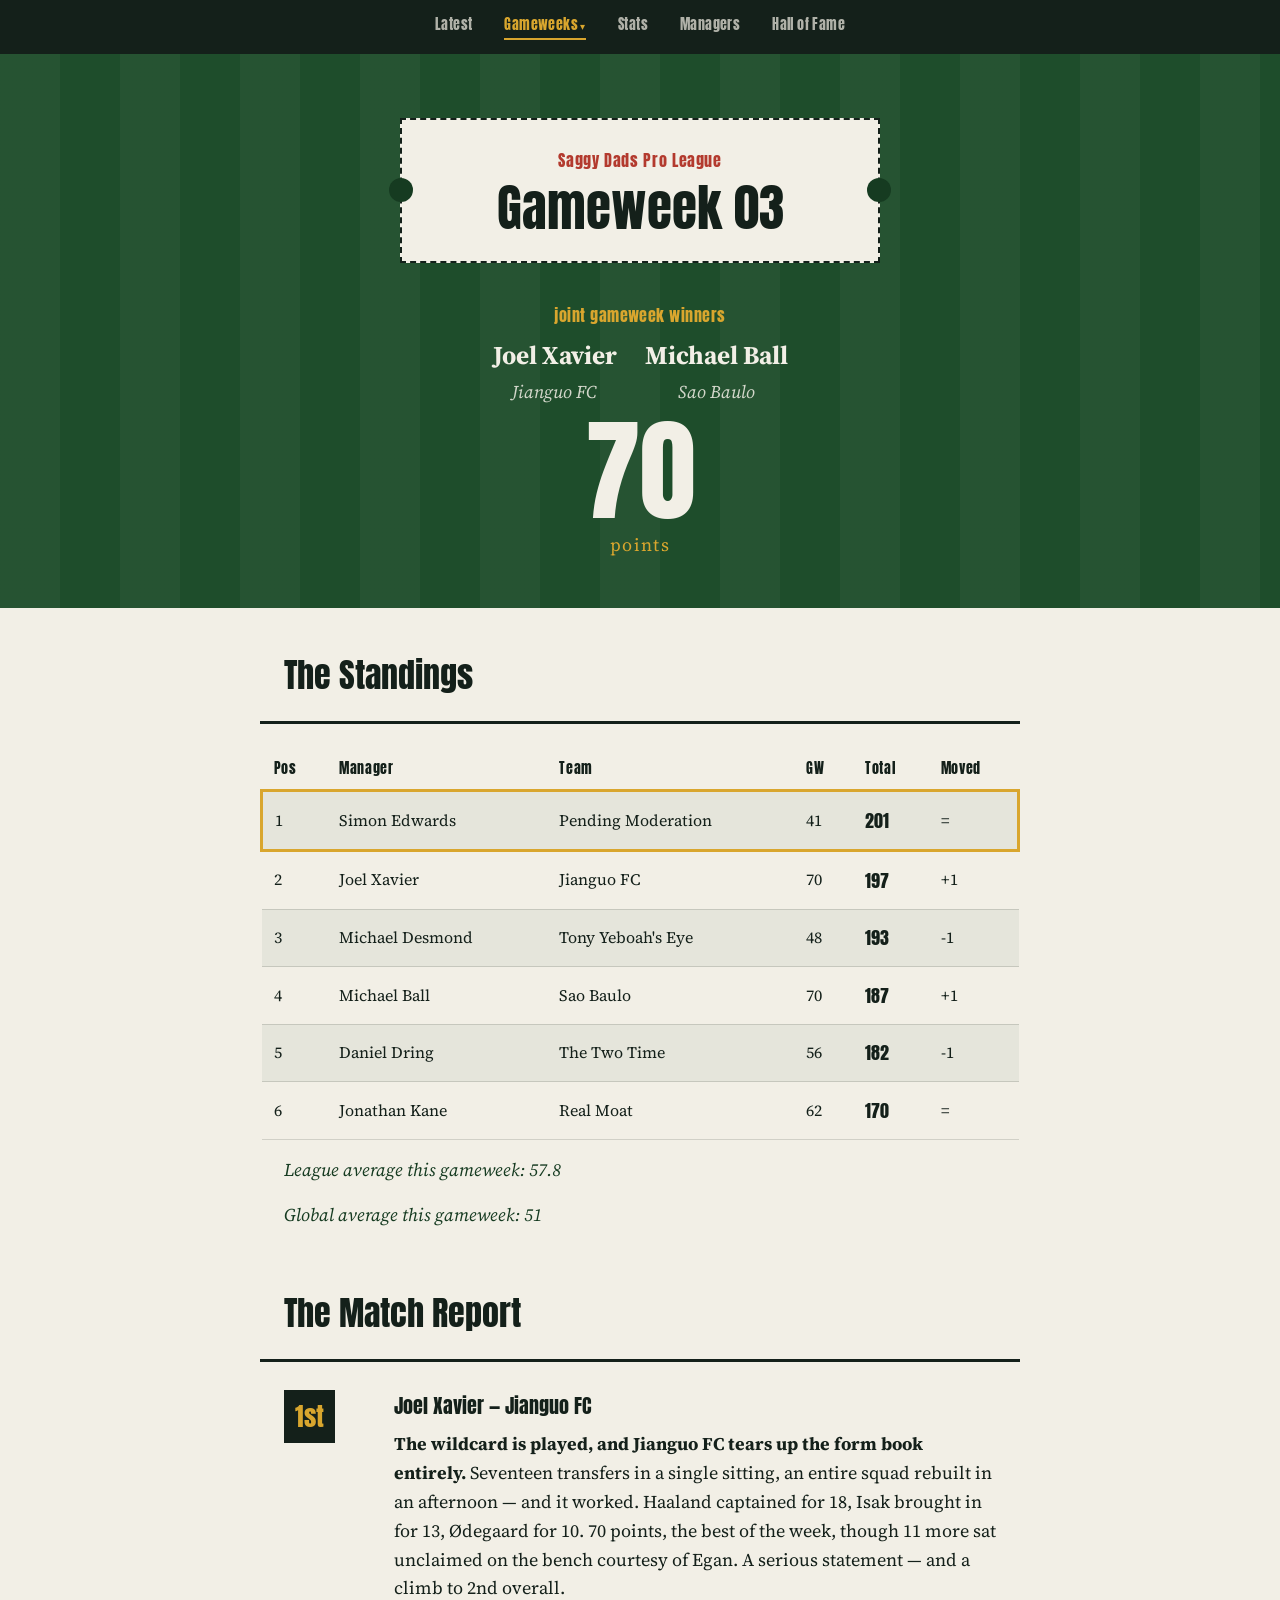
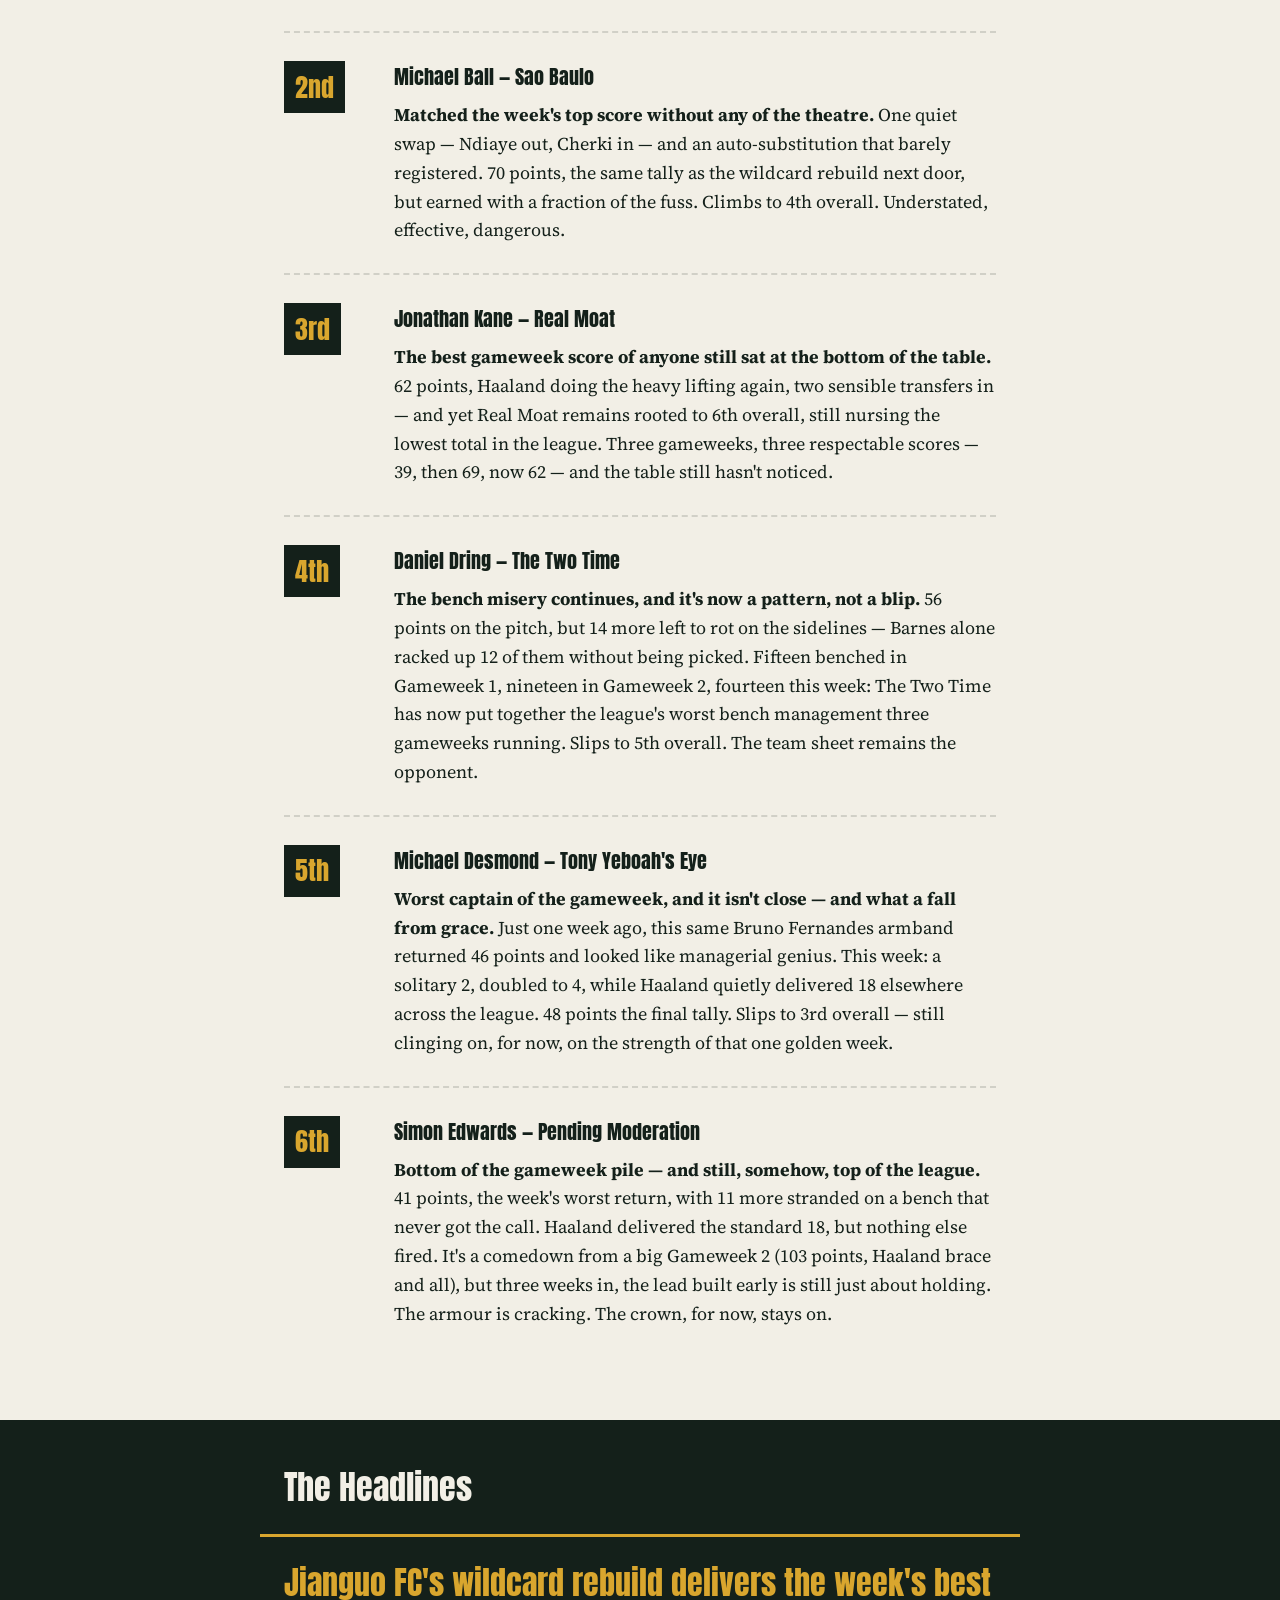
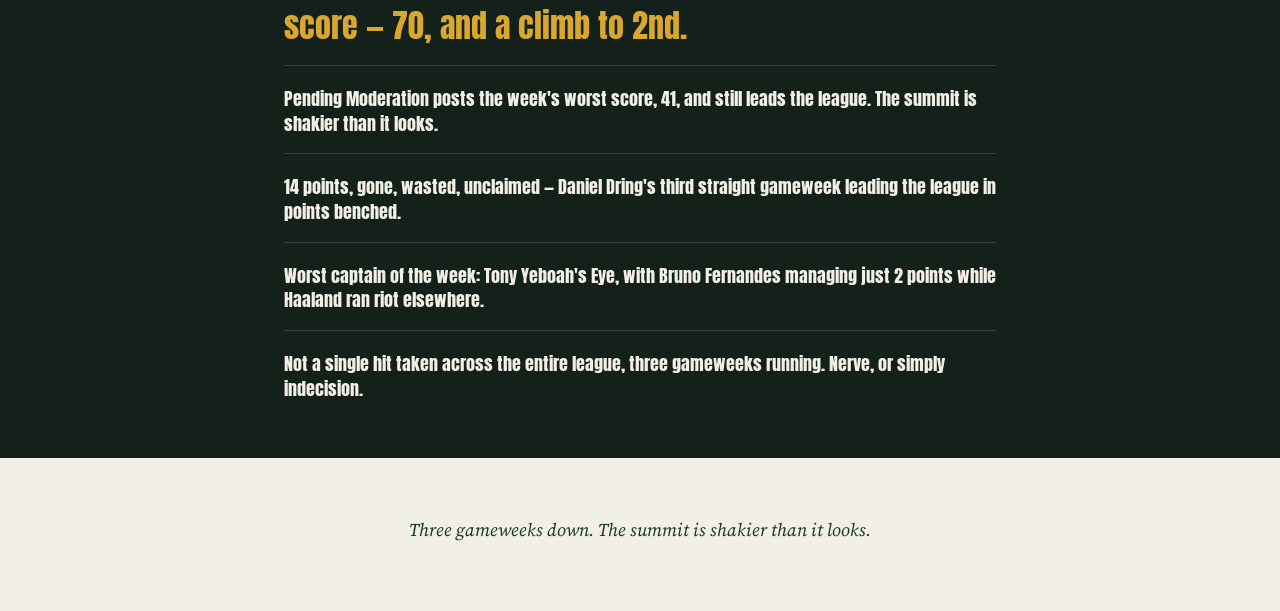
<file: gw3.html>
<!DOCTYPE html>
<html lang="en">
<head>
<meta charset="UTF-8">
<meta name="viewport" content="width=device-width, initial-scale=1.0">
<title>Saggy Dads Pro League — Gameweek 3</title>
<link rel="preconnect" href="https://fonts.googleapis.com">
<link rel="preconnect" href="https://fonts.gstatic.com" crossorigin>
<link href="https://fonts.googleapis.com/css2?family=Anton&family=Source+Serif+4:ital,opsz,wght@0,8..60,400;0,8..60,600;0,8..60,700;1,8..60,400&display=swap" rel="stylesheet">
<link rel="stylesheet" href="styles.css">
</head>
<body>

  <nav class="site-nav" id="site-nav">
    <noscript>
      <div class="site-nav__inner">
        <a href="index.html" class="site-nav__link">Latest</a>
        <a href="stats.html" class="site-nav__link">Stats</a>
        <a href="hall-of-fame.html" class="site-nav__link">Hall of Fame</a>
      </div>
    </noscript>
  </nav>
  <script src="nav.js"></script>

  <header class="hero">
    <div class="ticket">
      <div class="ticket-notch ticket-notch--left"></div>
      <div class="ticket-notch ticket-notch--right"></div>
      <p class="hero__league">Saggy Dads Pro League</p>
      <h1 class="hero__gw">Gameweek&nbsp;03</h1>
    </div>

    <div class="hero__leader">
      <p class="hero__leader-label">joint gameweek winners</p>
      <div class="hero__leader-names">
        <div class="hero__leader-entry">
          <p class="hero__leader-name">Joel Xavier</p>
          <p class="hero__leader-team">Jianguo FC</p>
        </div>
        <div class="hero__leader-entry">
          <p class="hero__leader-name">Michael Ball</p>
          <p class="hero__leader-team">Sao Baulo</p>
        </div>
      </div>
      <p class="hero__score" data-target="70">0</p>
      <p class="hero__score-label">points</p>
    </div>
  </header>

  <main>

    <section class="table-section">
      <h2 class="section-title">The Standings</h2>
      <div class="table-scroll">
      <table class="league-table">
        <thead>
          <tr>
            <th scope="col">Pos</th>
            <th scope="col">Manager</th>
            <th scope="col">Team</th>
            <th scope="col">GW</th>
            <th scope="col">Total</th>
            <th scope="col">Moved</th>
          </tr>
        </thead>
        <tbody>
          <tr class="row--leader">
            <td>1</td>
            <td>Simon Edwards</td>
            <td>Pending Moderation</td>
            <td>41</td>
            <td class="net">201</td>
            <td>=</td>
          </tr>
          <tr>
            <td>2</td>
            <td>Joel Xavier</td>
            <td>Jianguo FC</td>
            <td>70</td>
            <td class="net">197</td>
            <td>+1</td>
          </tr>
          <tr>
            <td>3</td>
            <td>Michael Desmond</td>
            <td>Tony Yeboah's Eye</td>
            <td>48</td>
            <td class="net">193</td>
            <td>-1</td>
          </tr>
          <tr>
            <td>4</td>
            <td>Michael Ball</td>
            <td>Sao Baulo</td>
            <td>70</td>
            <td class="net">187</td>
            <td>+1</td>
          </tr>
          <tr>
            <td>5</td>
            <td>Daniel Dring</td>
            <td>The Two Time</td>
            <td>56</td>
            <td class="net">182</td>
            <td>-1</td>
          </tr>
          <tr>
            <td>6</td>
            <td>Jonathan Kane</td>
            <td>Real Moat</td>
            <td>62</td>
            <td class="net">170</td>
            <td>=</td>
          </tr>
        </tbody>
      </table>
      </div>
      <p class="table-footnote">League average this gameweek: 57.8</p>
      <p class="table-footnote">Global average this gameweek: 51</p>
    </section>

    <section class="reports-section">
      <h2 class="section-title">The Match Report</h2>

      <article class="report">
        <div class="report__marker">
          <span class="report__pos">1st</span>
        </div>
        <div class="report__body">
          <h3>Joel Xavier — Jianguo FC</h3>
          <p><strong>The wildcard is played, and Jianguo FC tears up the form book entirely.</strong> Seventeen transfers in a single sitting, an entire squad rebuilt in an afternoon — and it worked. Haaland captained for 18, Isak brought in for 13, Ødegaard for 10. 70 points, the best of the week, though 11 more sat unclaimed on the bench courtesy of Egan. A serious statement — and a climb to 2nd overall.</p>
        </div>
      </article>

      <div class="stitch"></div>

      <article class="report">
        <div class="report__marker">
          <span class="report__pos">2nd</span>
        </div>
        <div class="report__body">
          <h3>Michael Ball — Sao Baulo</h3>
          <p><strong>Matched the week's top score without any of the theatre.</strong> One quiet swap — Ndiaye out, Cherki in — and an auto-substitution that barely registered. 70 points, the same tally as the wildcard rebuild next door, but earned with a fraction of the fuss. Climbs to 4th overall. Understated, effective, dangerous.</p>
        </div>
      </article>

      <div class="stitch"></div>

      <article class="report">
        <div class="report__marker">
          <span class="report__pos">3rd</span>
        </div>
        <div class="report__body">
          <h3>Jonathan Kane — Real Moat</h3>
          <p><strong>The best gameweek score of anyone still sat at the bottom of the table.</strong> 62 points, Haaland doing the heavy lifting again, two sensible transfers in — and yet Real Moat remains rooted to 6th overall, still nursing the lowest total in the league. Three gameweeks, three respectable scores — 39, then 69, now 62 — and the table still hasn't noticed.</p>
        </div>
      </article>

      <div class="stitch"></div>

      <article class="report">
        <div class="report__marker">
          <span class="report__pos">4th</span>
        </div>
        <div class="report__body">
          <h3>Daniel Dring — The Two Time</h3>
          <p><strong>The bench misery continues, and it's now a pattern, not a blip.</strong> 56 points on the pitch, but 14 more left to rot on the sidelines — Barnes alone racked up 12 of them without being picked. Fifteen benched in Gameweek 1, nineteen in Gameweek 2, fourteen this week: The Two Time has now put together the league's worst bench management three gameweeks running. Slips to 5th overall. The team sheet remains the opponent.</p>
        </div>
      </article>

      <div class="stitch"></div>

      <article class="report">
        <div class="report__marker">
          <span class="report__pos">5th</span>
        </div>
        <div class="report__body">
          <h3>Michael Desmond — Tony Yeboah's Eye</h3>
          <p><strong>Worst captain of the gameweek, and it isn't close — and what a fall from grace.</strong> Just one week ago, this same Bruno Fernandes armband returned 46 points and looked like managerial genius. This week: a solitary 2, doubled to 4, while Haaland quietly delivered 18 elsewhere across the league. 48 points the final tally. Slips to 3rd overall — still clinging on, for now, on the strength of that one golden week.</p>
        </div>
      </article>

      <div class="stitch"></div>

      <article class="report">
        <div class="report__marker">
          <span class="report__pos">6th</span>
        </div>
        <div class="report__body">
          <h3>Simon Edwards — Pending Moderation</h3>
          <p><strong>Bottom of the gameweek pile — and still, somehow, top of the league.</strong> 41 points, the week's worst return, with 11 more stranded on a bench that never got the call. Haaland delivered the standard 18, but nothing else fired. It's a comedown from a big Gameweek 2 (103 points, Haaland brace and all), but three weeks in, the lead built early is still just about holding. The armour is cracking. The crown, for now, stays on.</p>
        </div>
      </article>
    </section>

    <section class="headlines-section">
      <h2 class="section-title section-title--inverse">The Headlines</h2>
      <ul class="headlines">
        <li class="headline headline--big">Jianguo FC's wildcard rebuild delivers the week's best score — 70, and a climb to 2nd.</li>
        <li class="headline">Pending Moderation posts the week's worst score, 41, and still leads the league. The summit is shakier than it looks.</li>
        <li class="headline">14 points, gone, wasted, unclaimed — Daniel Dring's third straight gameweek leading the league in points benched.</li>
        <li class="headline">Worst captain of the week: Tony Yeboah's Eye, with Bruno Fernandes managing just 2 points while Haaland ran riot elsewhere.</li>
        <li class="headline">Not a single hit taken across the entire league, three gameweeks running. Nerve, or simply indecision.</li>
      </ul>
    </section>

  </main>

  <footer class="site-footer">
    <p>Three gameweeks down. The summit is shakier than it looks.</p>
  </footer>

<script>
  // Single deliberate load moment: leader's score ticks up once.
  (function () {
    var el = document.querySelector('.hero__score');
    if (!el) return;
    var target = parseInt(el.getAttribute('data-target'), 10) || 0;
    var prefersReduced = window.matchMedia('(prefers-reduced-motion: reduce)').matches;
    if (prefersReduced) {
      el.textContent = target;
      return;
    }
    var current = 0;
    var duration = 900;
    var start = null;
    function step(ts) {
      if (!start) start = ts;
      var progress = Math.min((ts - start) / duration, 1);
      current = Math.round(progress * target);
      el.textContent = current;
      if (progress < 1) requestAnimationFrame(step);
    }
    requestAnimationFrame(step);
  })();
</script>

</body>
</html>
</file>
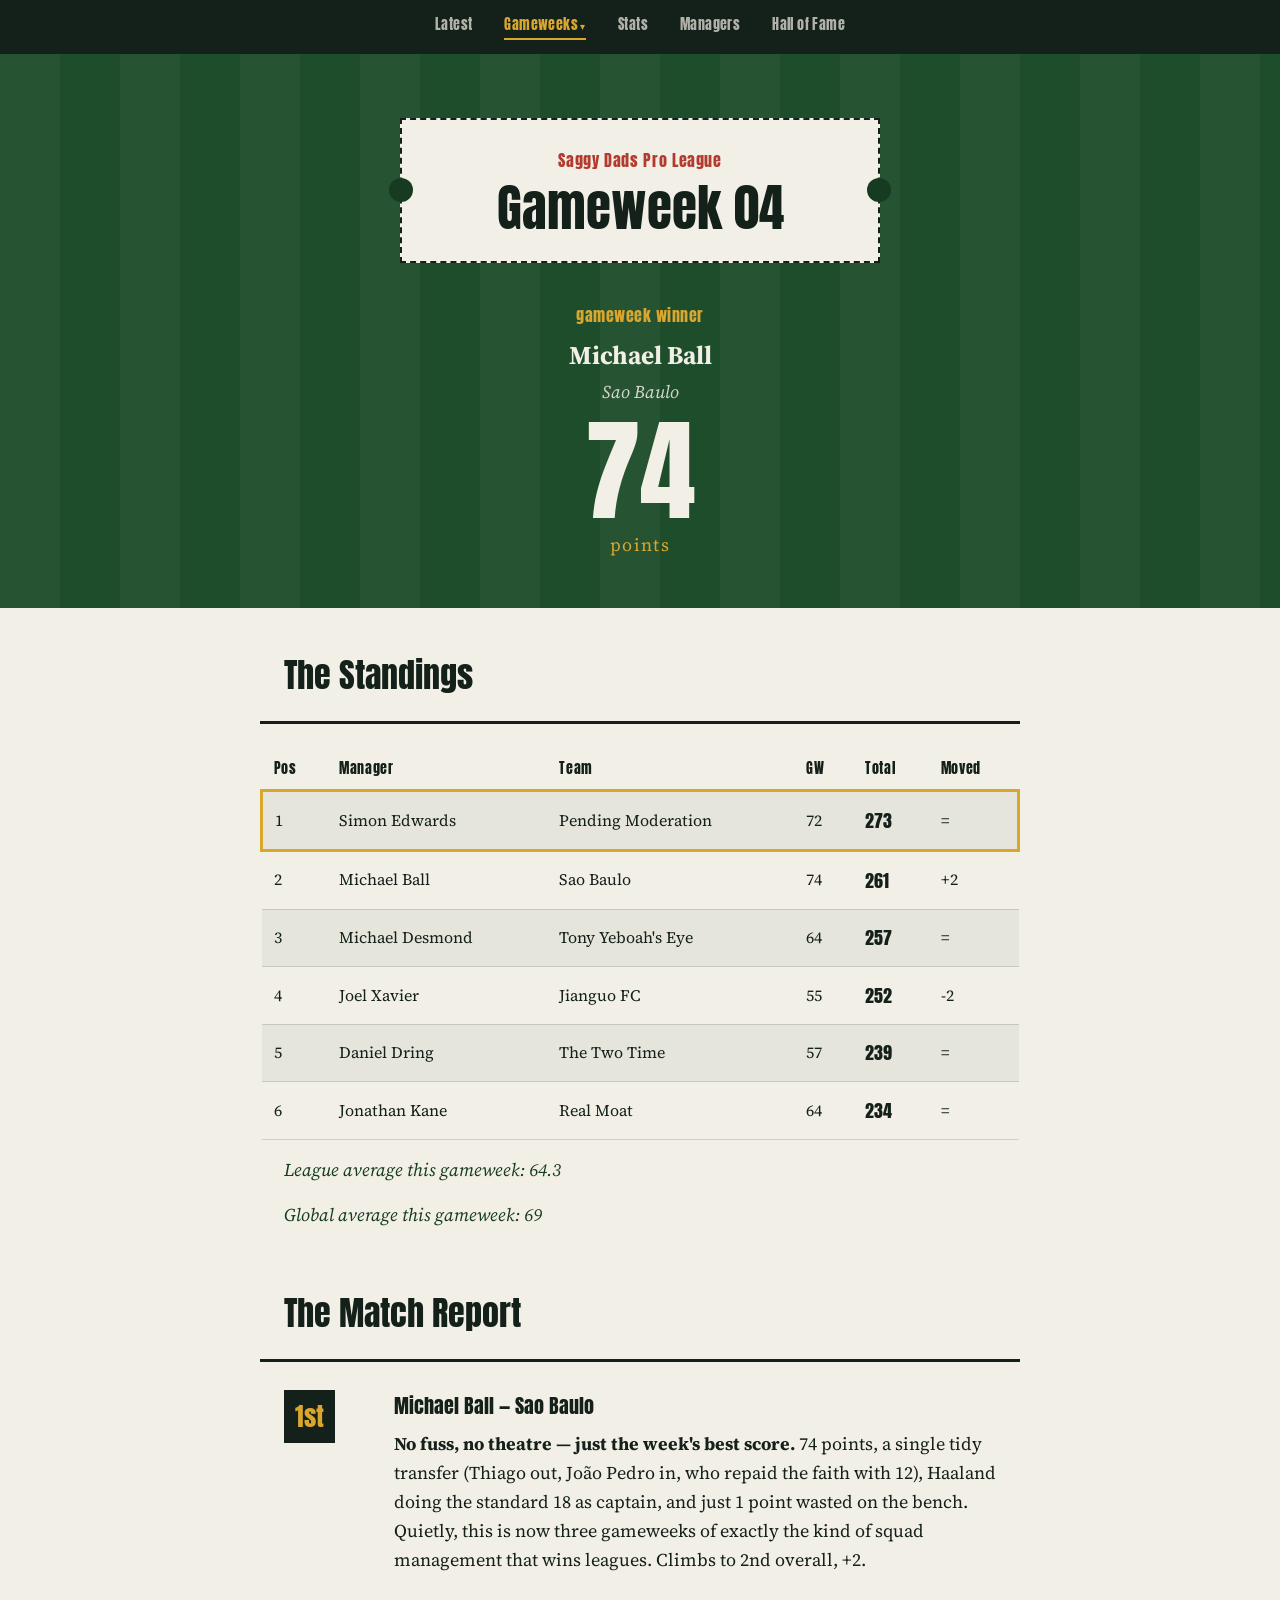
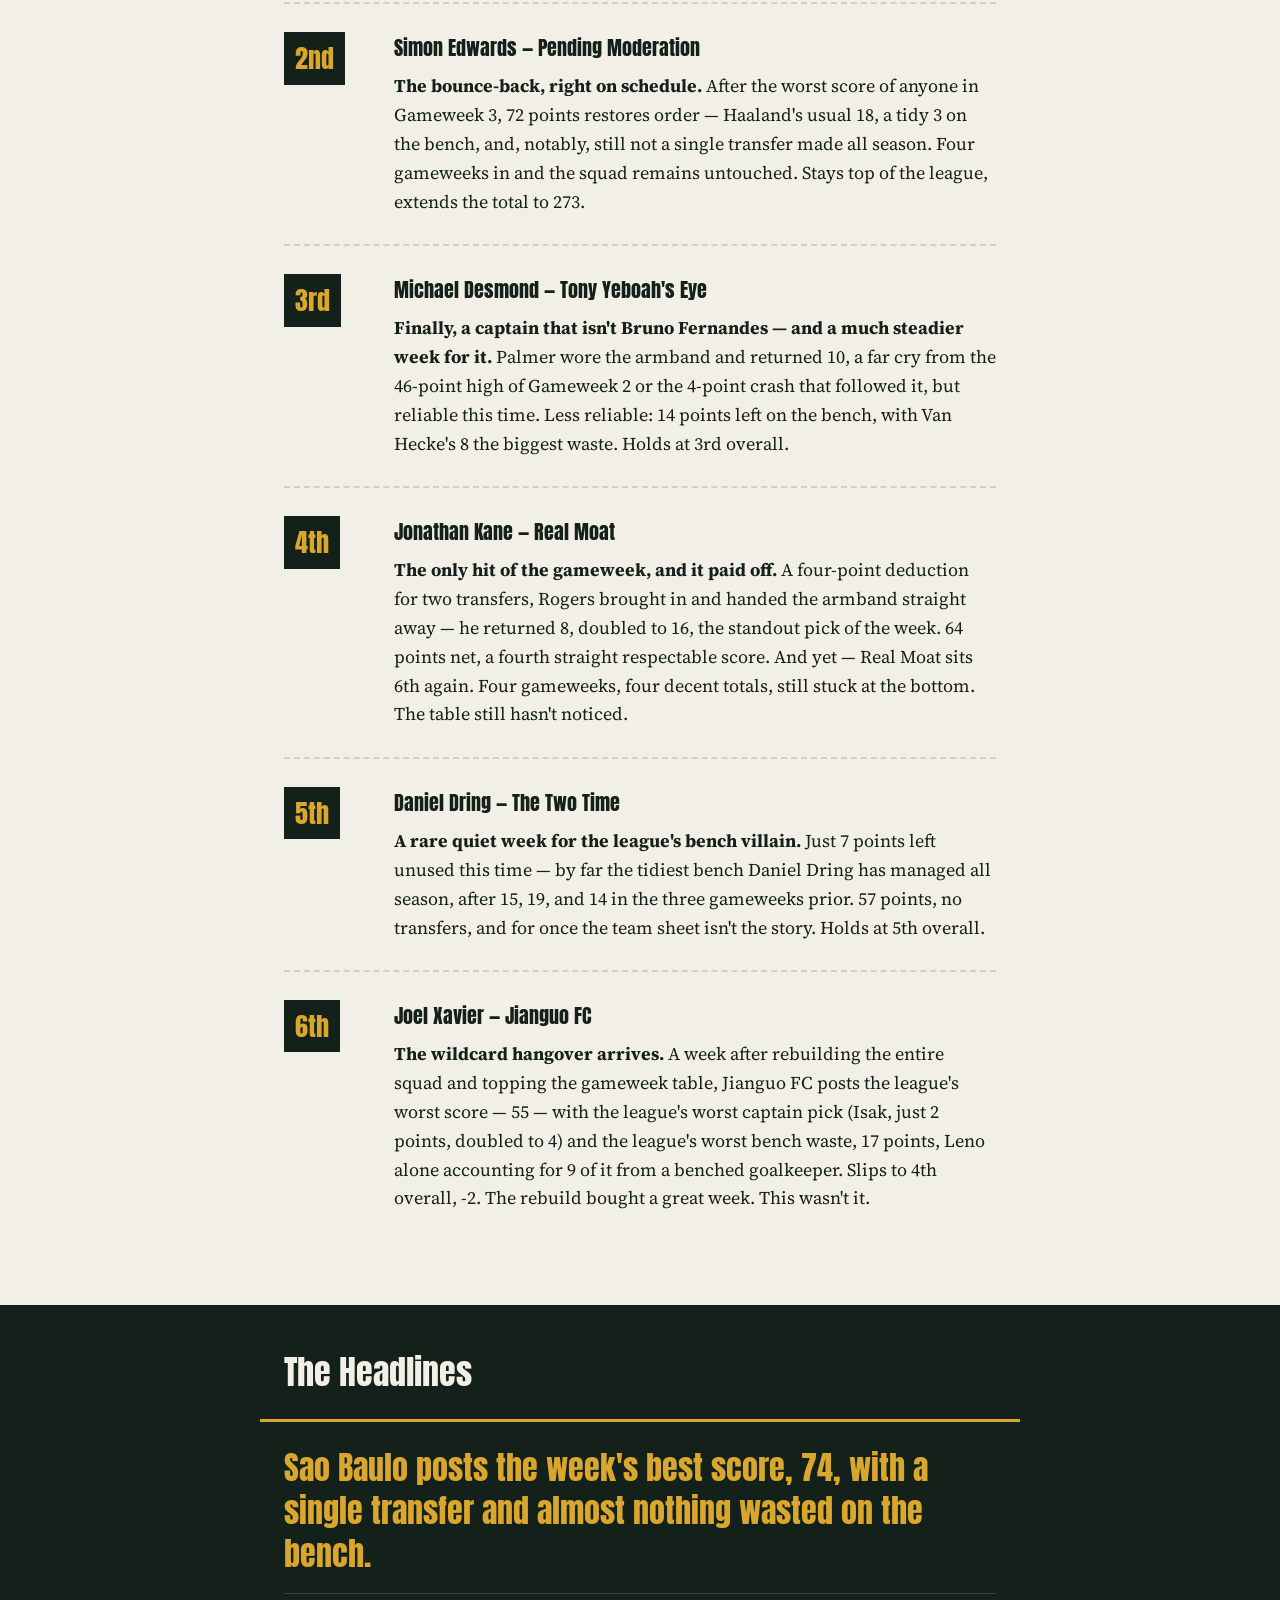
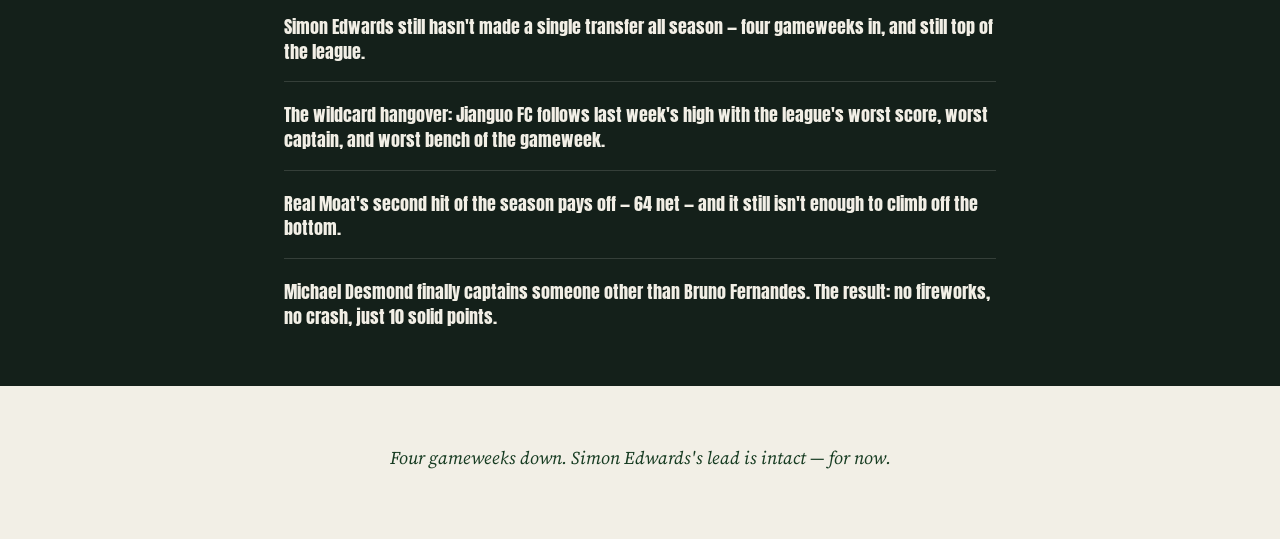
<file: gw4.html>
<!DOCTYPE html>
<html lang="en">
<head>
<meta charset="UTF-8">
<meta name="viewport" content="width=device-width, initial-scale=1.0">
<title>Saggy Dads Pro League — Gameweek 4</title>
<link rel="preconnect" href="https://fonts.googleapis.com">
<link rel="preconnect" href="https://fonts.gstatic.com" crossorigin>
<link href="https://fonts.googleapis.com/css2?family=Anton&family=Source+Serif+4:ital,opsz,wght@0,8..60,400;0,8..60,600;0,8..60,700;1,8..60,400&display=swap" rel="stylesheet">
<link rel="stylesheet" href="styles.css">
</head>
<body>

  <nav class="site-nav" id="site-nav">
    <noscript>
      <div class="site-nav__inner">
        <a href="index.html" class="site-nav__link">Latest</a>
        <a href="stats.html" class="site-nav__link">Stats</a>
        <a href="hall-of-fame.html" class="site-nav__link">Hall of Fame</a>
      </div>
    </noscript>
  </nav>
  <script src="nav.js"></script>

  <header class="hero">
    <div class="ticket">
      <div class="ticket-notch ticket-notch--left"></div>
      <div class="ticket-notch ticket-notch--right"></div>
      <p class="hero__league">Saggy Dads Pro League</p>
      <h1 class="hero__gw">Gameweek&nbsp;04</h1>
    </div>

    <div class="hero__leader">
      <p class="hero__leader-label">gameweek winner</p>
      <div class="hero__leader-names">
        <div class="hero__leader-entry">
          <p class="hero__leader-name">Michael Ball</p>
          <p class="hero__leader-team">Sao Baulo</p>
        </div>
      </div>
      <p class="hero__score" data-target="74">0</p>
      <p class="hero__score-label">points</p>
    </div>
  </header>

  <main>

    <section class="table-section">
      <h2 class="section-title">The Standings</h2>
      <div class="table-scroll">
      <table class="league-table">
        <thead>
          <tr>
            <th scope="col">Pos</th>
            <th scope="col">Manager</th>
            <th scope="col">Team</th>
            <th scope="col">GW</th>
            <th scope="col">Total</th>
            <th scope="col">Moved</th>
          </tr>
        </thead>
        <tbody>
          <tr class="row--leader">
            <td>1</td>
            <td>Simon Edwards</td>
            <td>Pending Moderation</td>
            <td>72</td>
            <td class="net">273</td>
            <td>=</td>
          </tr>
          <tr>
            <td>2</td>
            <td>Michael Ball</td>
            <td>Sao Baulo</td>
            <td>74</td>
            <td class="net">261</td>
            <td>+2</td>
          </tr>
          <tr>
            <td>3</td>
            <td>Michael Desmond</td>
            <td>Tony Yeboah's Eye</td>
            <td>64</td>
            <td class="net">257</td>
            <td>=</td>
          </tr>
          <tr>
            <td>4</td>
            <td>Joel Xavier</td>
            <td>Jianguo FC</td>
            <td>55</td>
            <td class="net">252</td>
            <td>-2</td>
          </tr>
          <tr>
            <td>5</td>
            <td>Daniel Dring</td>
            <td>The Two Time</td>
            <td>57</td>
            <td class="net">239</td>
            <td>=</td>
          </tr>
          <tr>
            <td>6</td>
            <td>Jonathan Kane</td>
            <td>Real Moat</td>
            <td>64</td>
            <td class="net">234</td>
            <td>=</td>
          </tr>
        </tbody>
      </table>
      </div>
      <p class="table-footnote">League average this gameweek: 64.3</p>
      <p class="table-footnote">Global average this gameweek: 69</p>
    </section>

    <section class="reports-section">
      <h2 class="section-title">The Match Report</h2>

      <article class="report">
        <div class="report__marker">
          <span class="report__pos">1st</span>
        </div>
        <div class="report__body">
          <h3>Michael Ball — Sao Baulo</h3>
          <p><strong>No fuss, no theatre — just the week's best score.</strong> 74 points, a single tidy transfer (Thiago out, João Pedro in, who repaid the faith with 12), Haaland doing the standard 18 as captain, and just 1 point wasted on the bench. Quietly, this is now three gameweeks of exactly the kind of squad management that wins leagues. Climbs to 2nd overall, +2.</p>
        </div>
      </article>

      <div class="stitch"></div>

      <article class="report">
        <div class="report__marker">
          <span class="report__pos">2nd</span>
        </div>
        <div class="report__body">
          <h3>Simon Edwards — Pending Moderation</h3>
          <p><strong>The bounce-back, right on schedule.</strong> After the worst score of anyone in Gameweek 3, 72 points restores order — Haaland's usual 18, a tidy 3 on the bench, and, notably, still not a single transfer made all season. Four gameweeks in and the squad remains untouched. Stays top of the league, extends the total to 273.</p>
        </div>
      </article>

      <div class="stitch"></div>

      <article class="report">
        <div class="report__marker">
          <span class="report__pos">3rd</span>
        </div>
        <div class="report__body">
          <h3>Michael Desmond — Tony Yeboah's Eye</h3>
          <p><strong>Finally, a captain that isn't Bruno Fernandes — and a much steadier week for it.</strong> Palmer wore the armband and returned 10, a far cry from the 46-point high of Gameweek 2 or the 4-point crash that followed it, but reliable this time. Less reliable: 14 points left on the bench, with Van Hecke's 8 the biggest waste. Holds at 3rd overall.</p>
        </div>
      </article>

      <div class="stitch"></div>

      <article class="report">
        <div class="report__marker">
          <span class="report__pos">4th</span>
        </div>
        <div class="report__body">
          <h3>Jonathan Kane — Real Moat</h3>
          <p><strong>The only hit of the gameweek, and it paid off.</strong> A four-point deduction for two transfers, Rogers brought in and handed the armband straight away — he returned 8, doubled to 16, the standout pick of the week. 64 points net, a fourth straight respectable score. And yet — Real Moat sits 6th again. Four gameweeks, four decent totals, still stuck at the bottom. The table still hasn't noticed.</p>
        </div>
      </article>

      <div class="stitch"></div>

      <article class="report">
        <div class="report__marker">
          <span class="report__pos">5th</span>
        </div>
        <div class="report__body">
          <h3>Daniel Dring — The Two Time</h3>
          <p><strong>A rare quiet week for the league's bench villain.</strong> Just 7 points left unused this time — by far the tidiest bench Daniel Dring has managed all season, after 15, 19, and 14 in the three gameweeks prior. 57 points, no transfers, and for once the team sheet isn't the story. Holds at 5th overall.</p>
        </div>
      </article>

      <div class="stitch"></div>

      <article class="report">
        <div class="report__marker">
          <span class="report__pos">6th</span>
        </div>
        <div class="report__body">
          <h3>Joel Xavier — Jianguo FC</h3>
          <p><strong>The wildcard hangover arrives.</strong> A week after rebuilding the entire squad and topping the gameweek table, Jianguo FC posts the league's worst score — 55 — with the league's worst captain pick (Isak, just 2 points, doubled to 4) and the league's worst bench waste, 17 points, Leno alone accounting for 9 of it from a benched goalkeeper. Slips to 4th overall, -2. The rebuild bought a great week. This wasn't it.</p>
        </div>
      </article>
    </section>

    <section class="headlines-section">
      <h2 class="section-title section-title--inverse">The Headlines</h2>
      <ul class="headlines">
        <li class="headline headline--big">Sao Baulo posts the week's best score, 74, with a single transfer and almost nothing wasted on the bench.</li>
        <li class="headline">Simon Edwards still hasn't made a single transfer all season — four gameweeks in, and still top of the league.</li>
        <li class="headline">The wildcard hangover: Jianguo FC follows last week's high with the league's worst score, worst captain, and worst bench of the gameweek.</li>
        <li class="headline">Real Moat's second hit of the season pays off — 64 net — and it still isn't enough to climb off the bottom.</li>
        <li class="headline">Michael Desmond finally captains someone other than Bruno Fernandes. The result: no fireworks, no crash, just 10 solid points.</li>
      </ul>
    </section>

  </main>

  <footer class="site-footer">
    <p>Four gameweeks down. Simon Edwards's lead is intact — for now.</p>
  </footer>

<script>
  // Single deliberate load moment: leader's score ticks up once.
  (function () {
    var el = document.querySelector('.hero__score');
    if (!el) return;
    var target = parseInt(el.getAttribute('data-target'), 10) || 0;
    var prefersReduced = window.matchMedia('(prefers-reduced-motion: reduce)').matches;
    if (prefersReduced) {
      el.textContent = target;
      return;
    }
    var current = 0;
    var duration = 900;
    var start = null;
    function step(ts) {
      if (!start) start = ts;
      var progress = Math.min((ts - start) / duration, 1);
      current = Math.round(progress * target);
      el.textContent = current;
      if (progress < 1) requestAnimationFrame(step);
    }
    requestAnimationFrame(step);
  })();
</script>

</body>
</html>
</file>
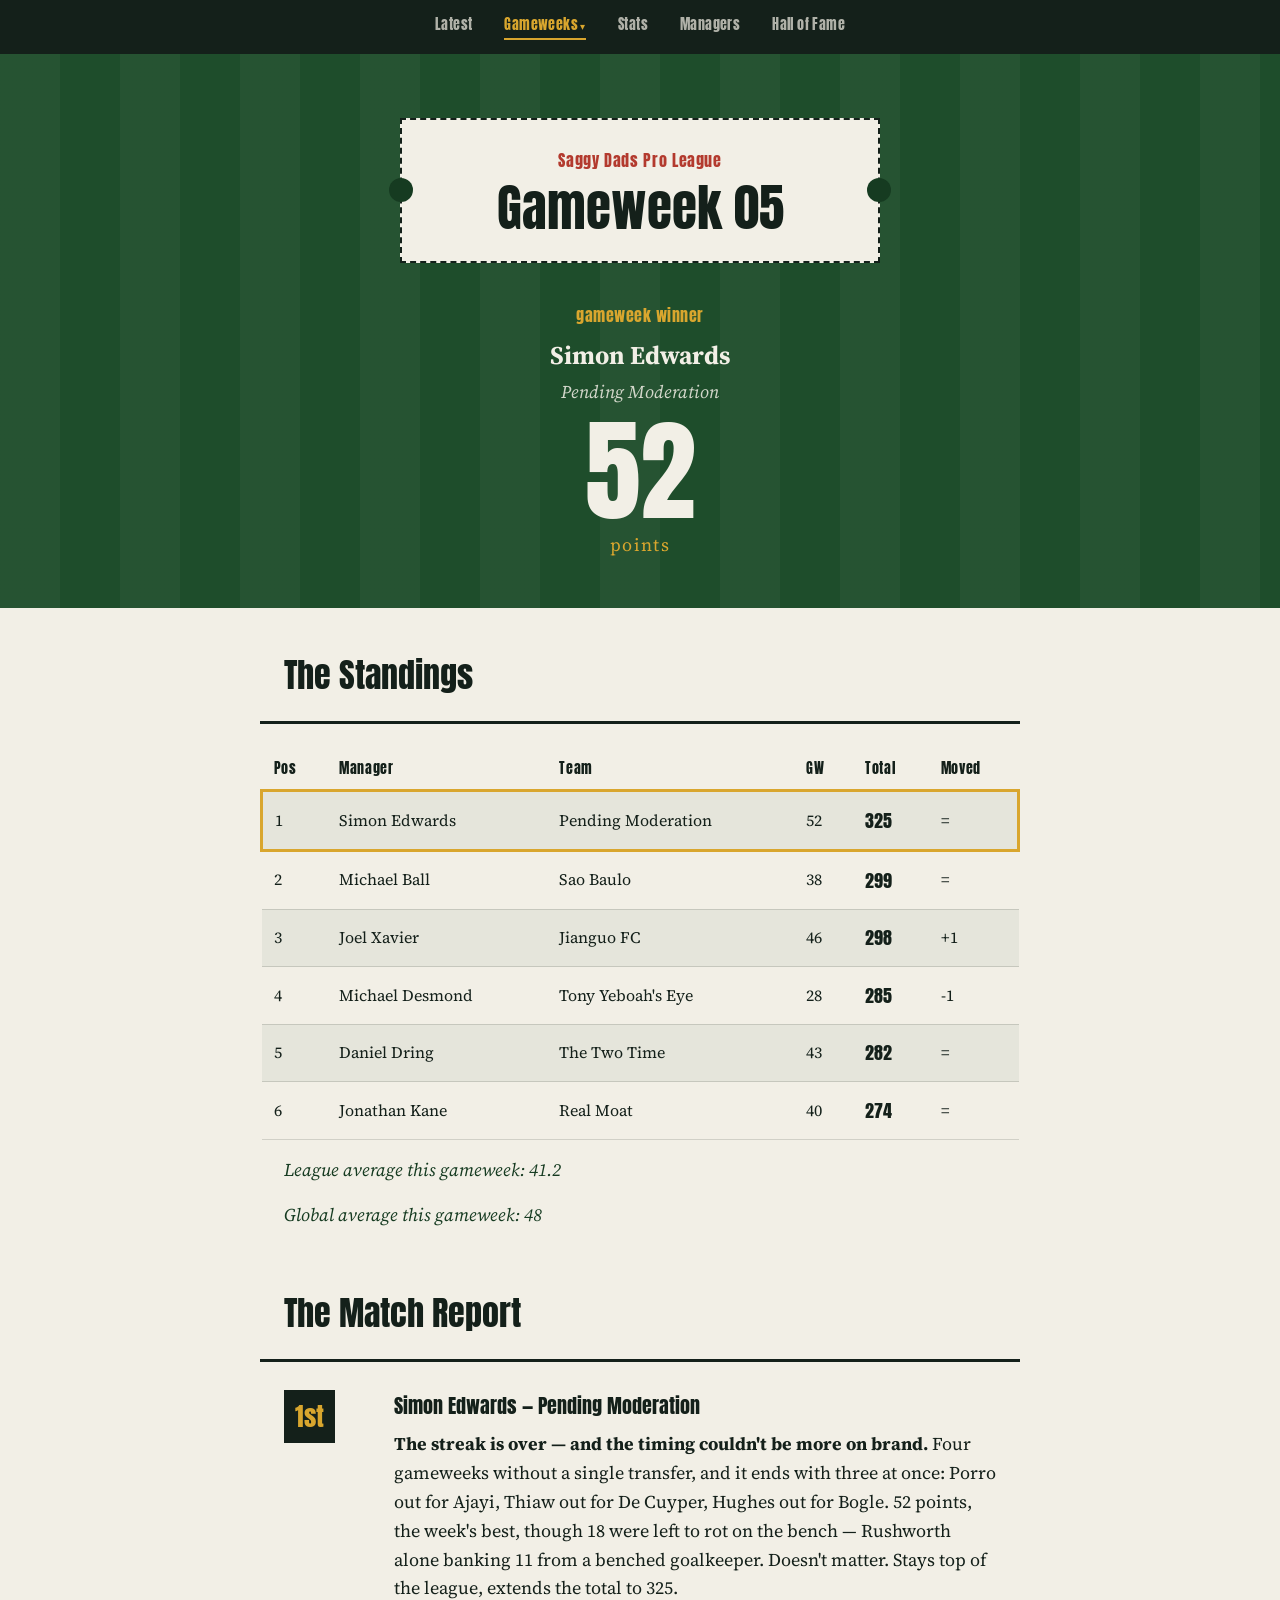
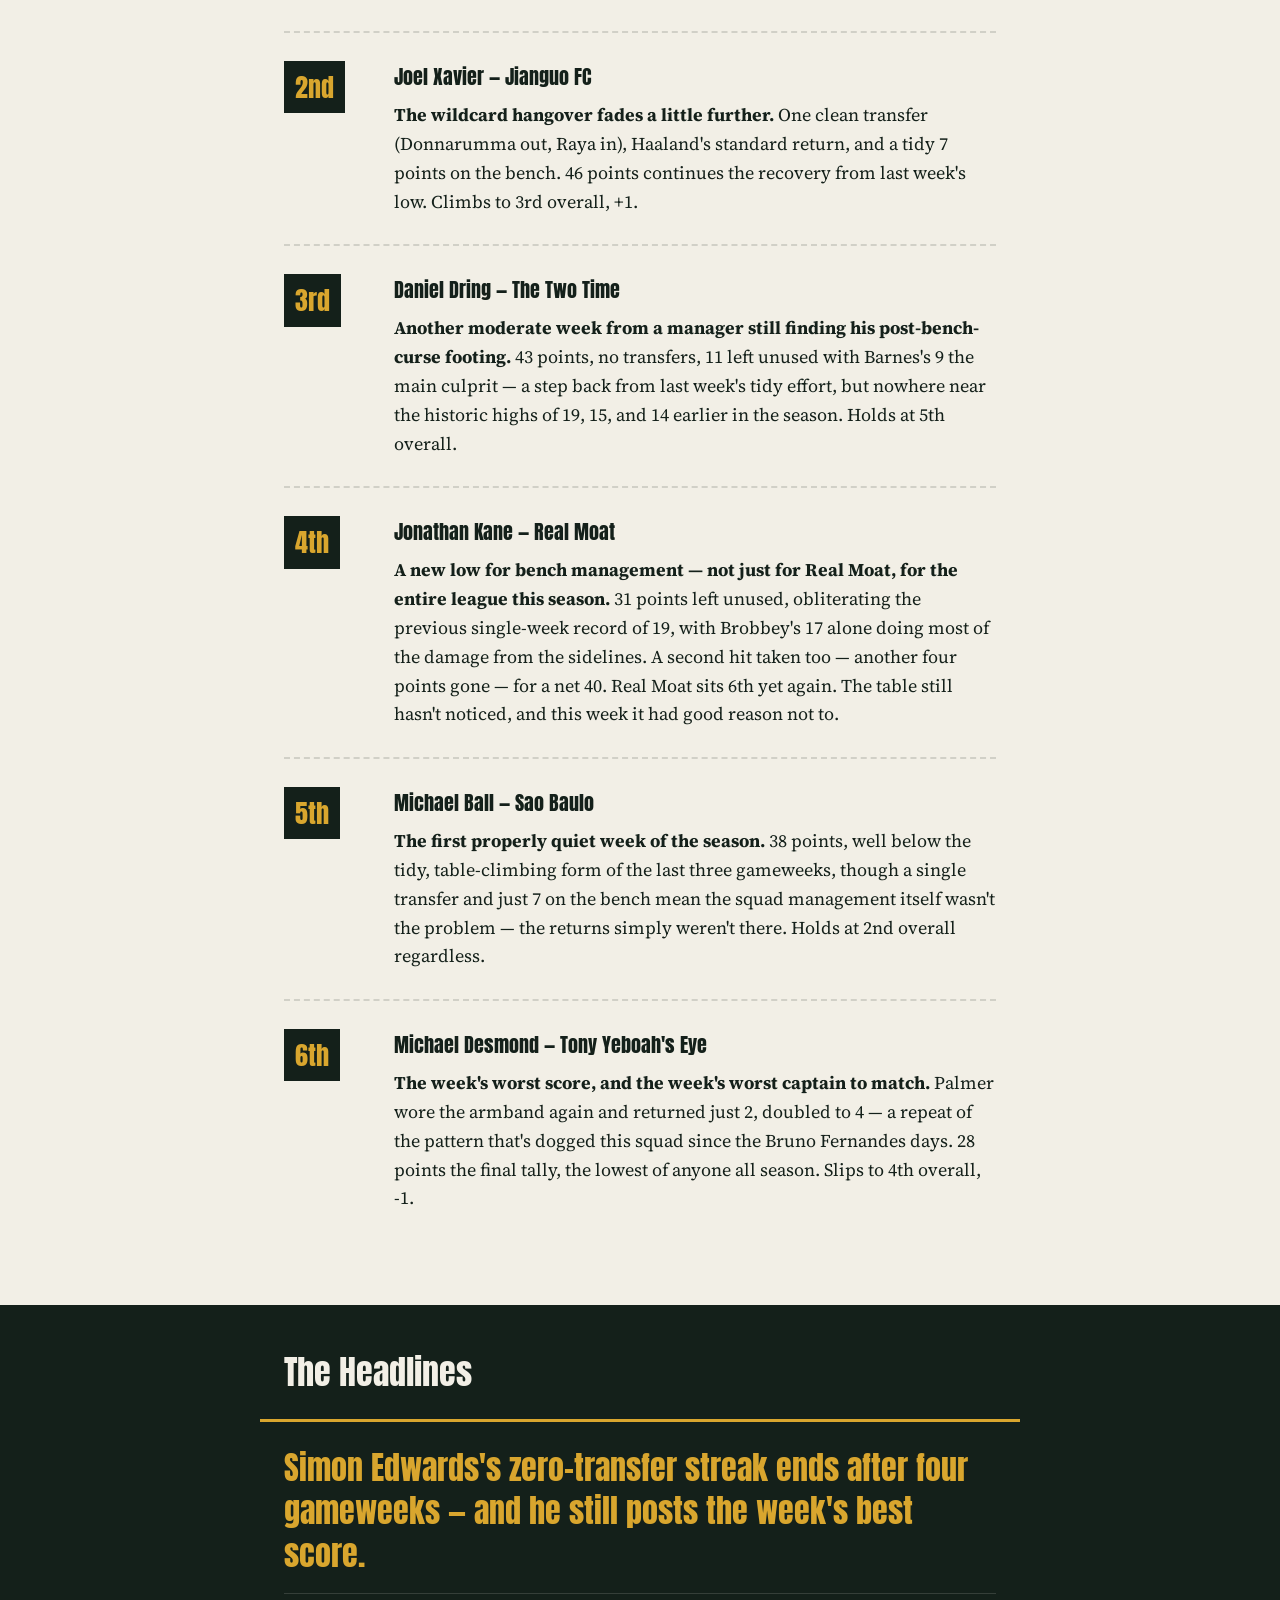
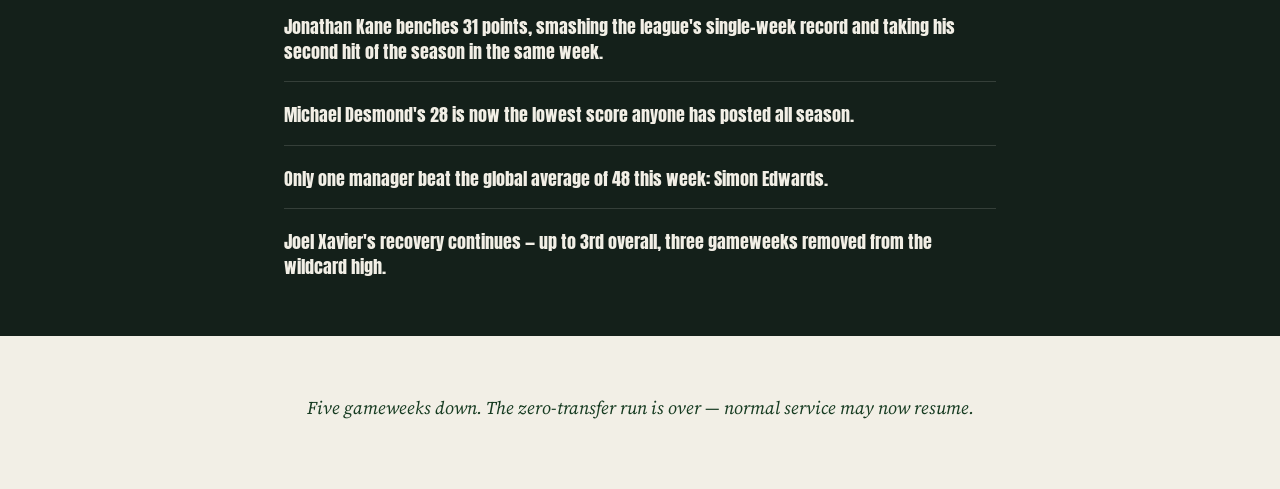
<file: gw5.html>
<!DOCTYPE html>
<html lang="en">
<head>
<meta charset="UTF-8">
<meta name="viewport" content="width=device-width, initial-scale=1.0">
<title>Saggy Dads Pro League — Gameweek 5</title>
<link rel="preconnect" href="https://fonts.googleapis.com">
<link rel="preconnect" href="https://fonts.gstatic.com" crossorigin>
<link href="https://fonts.googleapis.com/css2?family=Anton&family=Source+Serif+4:ital,opsz,wght@0,8..60,400;0,8..60,600;0,8..60,700;1,8..60,400&display=swap" rel="stylesheet">
<link rel="stylesheet" href="styles.css">
</head>
<body>

  <nav class="site-nav" id="site-nav">
    <noscript>
      <div class="site-nav__inner">
        <a href="index.html" class="site-nav__link">Latest</a>
        <a href="stats.html" class="site-nav__link">Stats</a>
        <a href="hall-of-fame.html" class="site-nav__link">Hall of Fame</a>
      </div>
    </noscript>
  </nav>
  <script src="nav.js"></script>

  <header class="hero">
    <div class="ticket">
      <div class="ticket-notch ticket-notch--left"></div>
      <div class="ticket-notch ticket-notch--right"></div>
      <p class="hero__league">Saggy Dads Pro League</p>
      <h1 class="hero__gw">Gameweek&nbsp;05</h1>
    </div>

    <div class="hero__leader">
      <p class="hero__leader-label">gameweek winner</p>
      <div class="hero__leader-names">
        <div class="hero__leader-entry">
          <p class="hero__leader-name">Simon Edwards</p>
          <p class="hero__leader-team">Pending Moderation</p>
        </div>
      </div>
      <p class="hero__score" data-target="52">0</p>
      <p class="hero__score-label">points</p>
    </div>
  </header>

  <main>

    <section class="table-section">
      <h2 class="section-title">The Standings</h2>
      <div class="table-scroll">
      <table class="league-table">
        <thead>
          <tr>
            <th scope="col">Pos</th>
            <th scope="col">Manager</th>
            <th scope="col">Team</th>
            <th scope="col">GW</th>
            <th scope="col">Total</th>
            <th scope="col">Moved</th>
          </tr>
        </thead>
        <tbody>
          <tr class="row--leader">
            <td>1</td>
            <td>Simon Edwards</td>
            <td>Pending Moderation</td>
            <td>52</td>
            <td class="net">325</td>
            <td>=</td>
          </tr>
          <tr>
            <td>2</td>
            <td>Michael Ball</td>
            <td>Sao Baulo</td>
            <td>38</td>
            <td class="net">299</td>
            <td>=</td>
          </tr>
          <tr>
            <td>3</td>
            <td>Joel Xavier</td>
            <td>Jianguo FC</td>
            <td>46</td>
            <td class="net">298</td>
            <td>+1</td>
          </tr>
          <tr>
            <td>4</td>
            <td>Michael Desmond</td>
            <td>Tony Yeboah's Eye</td>
            <td>28</td>
            <td class="net">285</td>
            <td>-1</td>
          </tr>
          <tr>
            <td>5</td>
            <td>Daniel Dring</td>
            <td>The Two Time</td>
            <td>43</td>
            <td class="net">282</td>
            <td>=</td>
          </tr>
          <tr>
            <td>6</td>
            <td>Jonathan Kane</td>
            <td>Real Moat</td>
            <td>40</td>
            <td class="net">274</td>
            <td>=</td>
          </tr>
        </tbody>
      </table>
      </div>
      <p class="table-footnote">League average this gameweek: 41.2</p>
      <p class="table-footnote">Global average this gameweek: 48</p>
    </section>

    <section class="reports-section">
      <h2 class="section-title">The Match Report</h2>

      <article class="report">
        <div class="report__marker">
          <span class="report__pos">1st</span>
        </div>
        <div class="report__body">
          <h3>Simon Edwards — Pending Moderation</h3>
          <p><strong>The streak is over — and the timing couldn't be more on brand.</strong> Four gameweeks without a single transfer, and it ends with three at once: Porro out for Ajayi, Thiaw out for De Cuyper, Hughes out for Bogle. 52 points, the week's best, though 18 were left to rot on the bench — Rushworth alone banking 11 from a benched goalkeeper. Doesn't matter. Stays top of the league, extends the total to 325.</p>
        </div>
      </article>

      <div class="stitch"></div>

      <article class="report">
        <div class="report__marker">
          <span class="report__pos">2nd</span>
        </div>
        <div class="report__body">
          <h3>Joel Xavier — Jianguo FC</h3>
          <p><strong>The wildcard hangover fades a little further.</strong> One clean transfer (Donnarumma out, Raya in), Haaland's standard return, and a tidy 7 points on the bench. 46 points continues the recovery from last week's low. Climbs to 3rd overall, +1.</p>
        </div>
      </article>

      <div class="stitch"></div>

      <article class="report">
        <div class="report__marker">
          <span class="report__pos">3rd</span>
        </div>
        <div class="report__body">
          <h3>Daniel Dring — The Two Time</h3>
          <p><strong>Another moderate week from a manager still finding his post-bench-curse footing.</strong> 43 points, no transfers, 11 left unused with Barnes's 9 the main culprit — a step back from last week's tidy effort, but nowhere near the historic highs of 19, 15, and 14 earlier in the season. Holds at 5th overall.</p>
        </div>
      </article>

      <div class="stitch"></div>

      <article class="report">
        <div class="report__marker">
          <span class="report__pos">4th</span>
        </div>
        <div class="report__body">
          <h3>Jonathan Kane — Real Moat</h3>
          <p><strong>A new low for bench management — not just for Real Moat, for the entire league this season.</strong> 31 points left unused, obliterating the previous single-week record of 19, with Brobbey's 17 alone doing most of the damage from the sidelines. A second hit taken too — another four points gone — for a net 40. Real Moat sits 6th yet again. The table still hasn't noticed, and this week it had good reason not to.</p>
        </div>
      </article>

      <div class="stitch"></div>

      <article class="report">
        <div class="report__marker">
          <span class="report__pos">5th</span>
        </div>
        <div class="report__body">
          <h3>Michael Ball — Sao Baulo</h3>
          <p><strong>The first properly quiet week of the season.</strong> 38 points, well below the tidy, table-climbing form of the last three gameweeks, though a single transfer and just 7 on the bench mean the squad management itself wasn't the problem — the returns simply weren't there. Holds at 2nd overall regardless.</p>
        </div>
      </article>

      <div class="stitch"></div>

      <article class="report">
        <div class="report__marker">
          <span class="report__pos">6th</span>
        </div>
        <div class="report__body">
          <h3>Michael Desmond — Tony Yeboah's Eye</h3>
          <p><strong>The week's worst score, and the week's worst captain to match.</strong> Palmer wore the armband again and returned just 2, doubled to 4 — a repeat of the pattern that's dogged this squad since the Bruno Fernandes days. 28 points the final tally, the lowest of anyone all season. Slips to 4th overall, -1.</p>
        </div>
      </article>
    </section>

    <section class="headlines-section">
      <h2 class="section-title section-title--inverse">The Headlines</h2>
      <ul class="headlines">
        <li class="headline headline--big">Simon Edwards's zero-transfer streak ends after four gameweeks — and he still posts the week's best score.</li>
        <li class="headline">Jonathan Kane benches 31 points, smashing the league's single-week record and taking his second hit of the season in the same week.</li>
        <li class="headline">Michael Desmond's 28 is now the lowest score anyone has posted all season.</li>
        <li class="headline">Only one manager beat the global average of 48 this week: Simon Edwards.</li>
        <li class="headline">Joel Xavier's recovery continues — up to 3rd overall, three gameweeks removed from the wildcard high.</li>
      </ul>
    </section>


  </main>

  <footer class="site-footer">
    <p>Five gameweeks down. The zero-transfer run is over — normal service may now resume.</p>
  </footer>

<script>
  // Single deliberate load moment: leader's score ticks up once.
  (function () {
    var el = document.querySelector('.hero__score');
    if (!el) return;
    var target = parseInt(el.getAttribute('data-target'), 10) || 0;
    var prefersReduced = window.matchMedia('(prefers-reduced-motion: reduce)').matches;
    if (prefersReduced) {
      el.textContent = target;
      return;
    }
    var current = 0;
    var duration = 900;
    var start = null;
    function step(ts) {
      if (!start) start = ts;
      var progress = Math.min((ts - start) / duration, 1);
      current = Math.round(progress * target);
      el.textContent = current;
      if (progress < 1) requestAnimationFrame(step);
    }
    requestAnimationFrame(step);
  })();
</script>

</body>
</html>
</file>
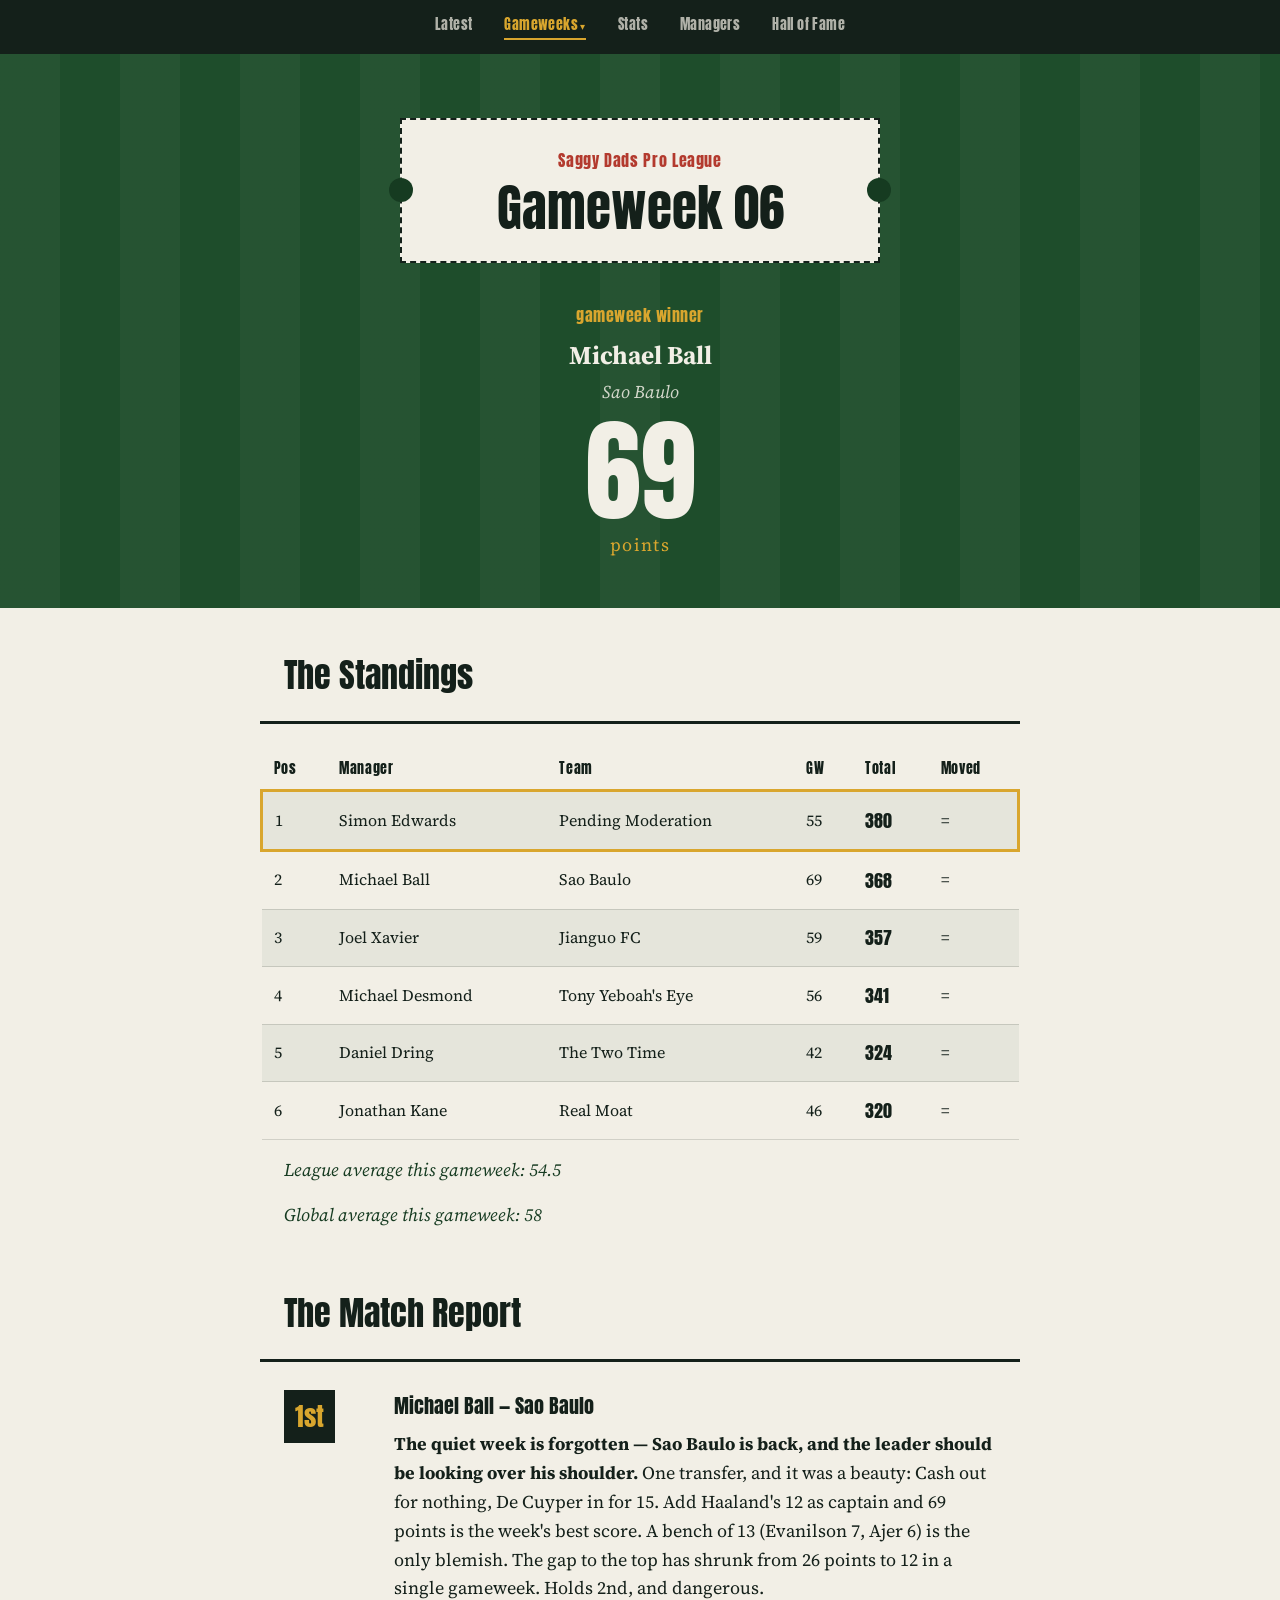
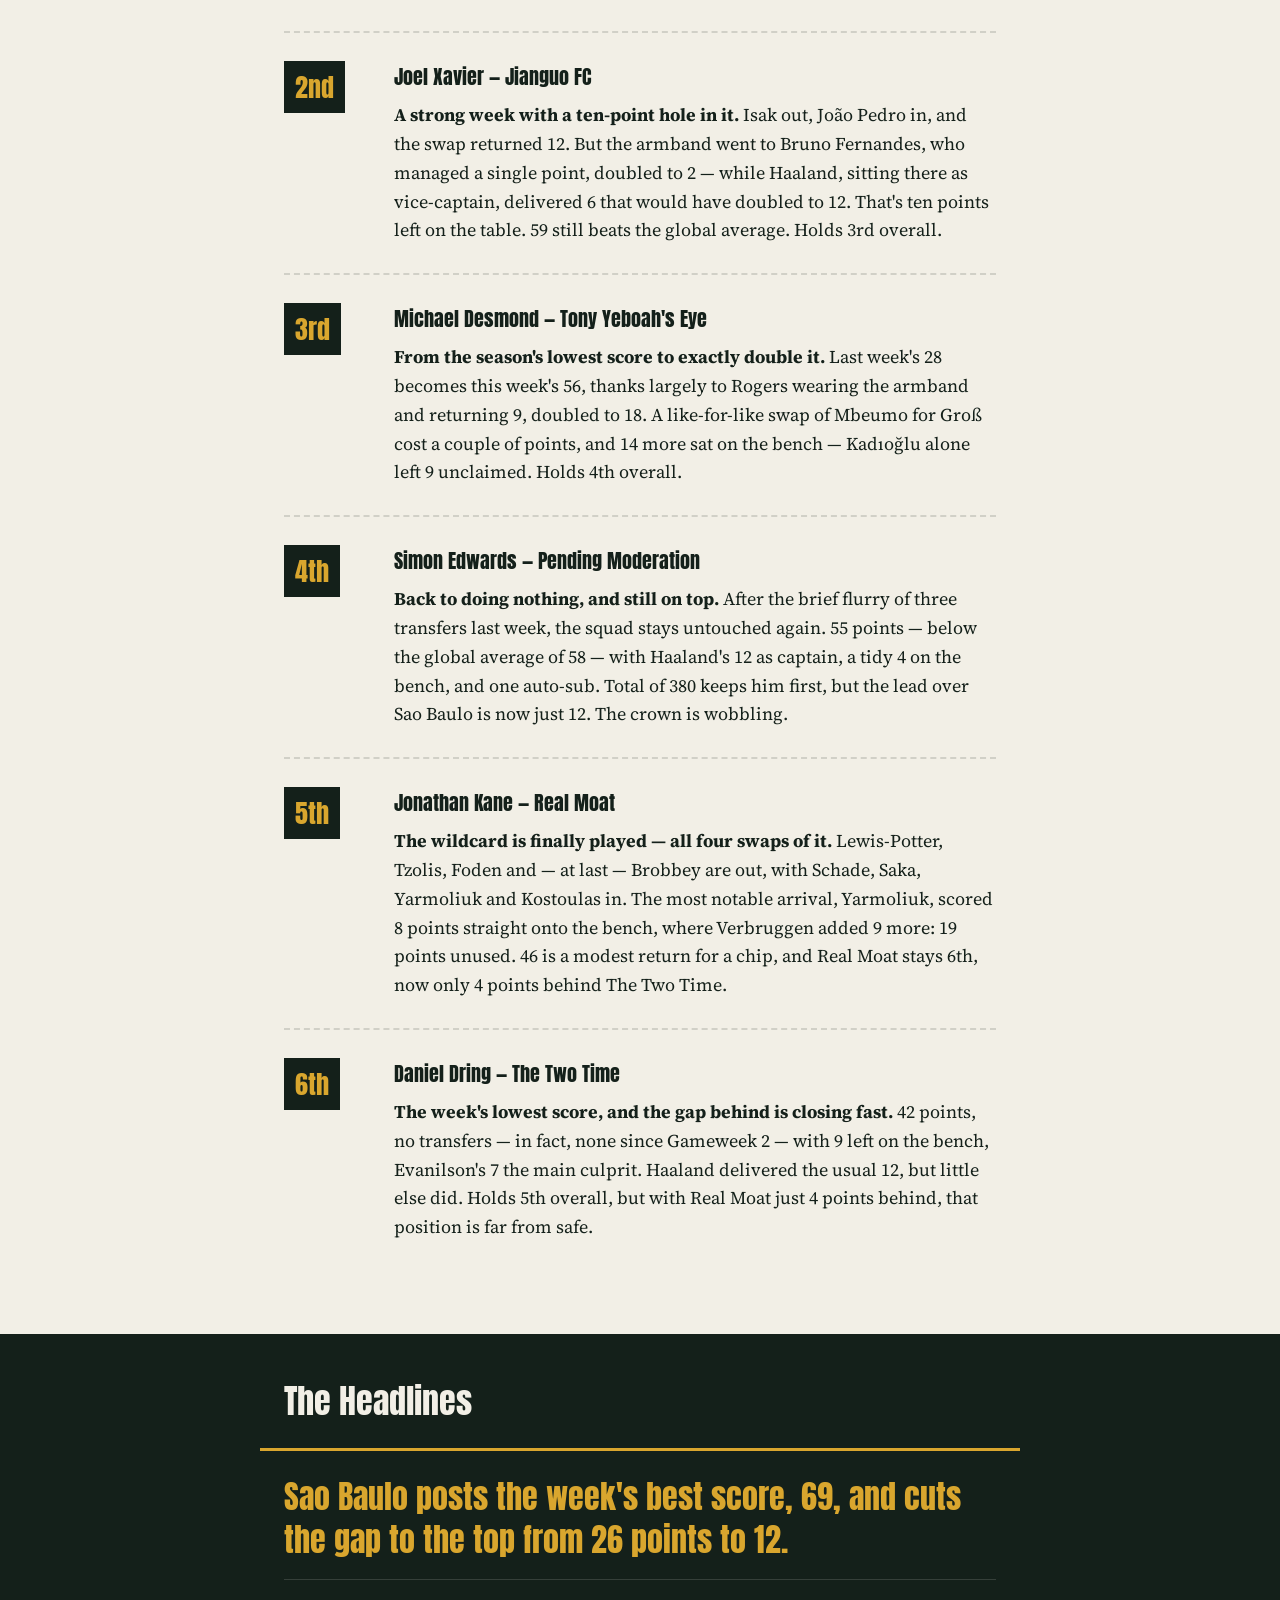
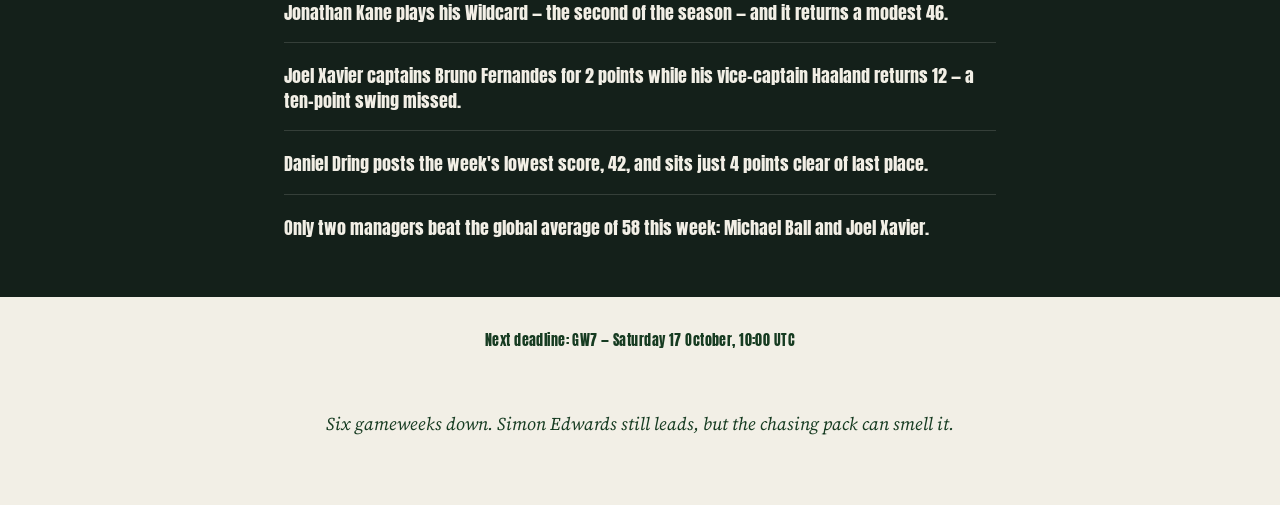
<file: gw6.html>
<!DOCTYPE html>
<html lang="en">
<head>
<meta charset="UTF-8">
<meta name="viewport" content="width=device-width, initial-scale=1.0">
<title>Saggy Dads Pro League — Gameweek 6</title>
<link rel="preconnect" href="https://fonts.googleapis.com">
<link rel="preconnect" href="https://fonts.gstatic.com" crossorigin>
<link href="https://fonts.googleapis.com/css2?family=Anton&family=Source+Serif+4:ital,opsz,wght@0,8..60,400;0,8..60,600;0,8..60,700;1,8..60,400&display=swap" rel="stylesheet">
<link rel="stylesheet" href="styles.css">
</head>
<body>

  <nav class="site-nav" id="site-nav">
    <noscript>
      <div class="site-nav__inner">
        <a href="index.html" class="site-nav__link">Latest</a>
        <a href="stats.html" class="site-nav__link">Stats</a>
        <a href="hall-of-fame.html" class="site-nav__link">Hall of Fame</a>
      </div>
    </noscript>
  </nav>
  <script src="nav.js"></script>

  <header class="hero">
    <div class="ticket">
      <div class="ticket-notch ticket-notch--left"></div>
      <div class="ticket-notch ticket-notch--right"></div>
      <p class="hero__league">Saggy Dads Pro League</p>
      <h1 class="hero__gw">Gameweek&nbsp;06</h1>
    </div>

    <div class="hero__leader">
      <p class="hero__leader-label">gameweek winner</p>
      <div class="hero__leader-names">
        <div class="hero__leader-entry">
          <p class="hero__leader-name">Michael Ball</p>
          <p class="hero__leader-team">Sao Baulo</p>
        </div>
      </div>
      <p class="hero__score" data-target="69">0</p>
      <p class="hero__score-label">points</p>
    </div>
  </header>

  <main>

    <section class="table-section">
      <h2 class="section-title">The Standings</h2>
      <div class="table-scroll">
      <table class="league-table">
        <thead>
          <tr>
            <th scope="col">Pos</th>
            <th scope="col">Manager</th>
            <th scope="col">Team</th>
            <th scope="col">GW</th>
            <th scope="col">Total</th>
            <th scope="col">Moved</th>
          </tr>
        </thead>
        <tbody>
          <tr class="row--leader">
            <td>1</td>
            <td>Simon Edwards</td>
            <td>Pending Moderation</td>
            <td>55</td>
            <td class="net">380</td>
            <td>=</td>
          </tr>
          <tr>
            <td>2</td>
            <td>Michael Ball</td>
            <td>Sao Baulo</td>
            <td>69</td>
            <td class="net">368</td>
            <td>=</td>
          </tr>
          <tr>
            <td>3</td>
            <td>Joel Xavier</td>
            <td>Jianguo FC</td>
            <td>59</td>
            <td class="net">357</td>
            <td>=</td>
          </tr>
          <tr>
            <td>4</td>
            <td>Michael Desmond</td>
            <td>Tony Yeboah's Eye</td>
            <td>56</td>
            <td class="net">341</td>
            <td>=</td>
          </tr>
          <tr>
            <td>5</td>
            <td>Daniel Dring</td>
            <td>The Two Time</td>
            <td>42</td>
            <td class="net">324</td>
            <td>=</td>
          </tr>
          <tr>
            <td>6</td>
            <td>Jonathan Kane</td>
            <td>Real Moat</td>
            <td>46</td>
            <td class="net">320</td>
            <td>=</td>
          </tr>
        </tbody>
      </table>
      </div>
      <p class="table-footnote">League average this gameweek: 54.5</p>
      <p class="table-footnote">Global average this gameweek: 58</p>
    </section>

    <section class="reports-section">
      <h2 class="section-title">The Match Report</h2>

      <article class="report">
        <div class="report__marker">
          <span class="report__pos">1st</span>
        </div>
        <div class="report__body">
          <h3>Michael Ball — Sao Baulo</h3>
          <p><strong>The quiet week is forgotten — Sao Baulo is back, and the leader should be looking over his shoulder.</strong> One transfer, and it was a beauty: Cash out for nothing, De Cuyper in for 15. Add Haaland's 12 as captain and 69 points is the week's best score. A bench of 13 (Evanilson 7, Ajer 6) is the only blemish. The gap to the top has shrunk from 26 points to 12 in a single gameweek. Holds 2nd, and dangerous.</p>
        </div>
      </article>

      <div class="stitch"></div>

      <article class="report">
        <div class="report__marker">
          <span class="report__pos">2nd</span>
        </div>
        <div class="report__body">
          <h3>Joel Xavier — Jianguo FC</h3>
          <p><strong>A strong week with a ten-point hole in it.</strong> Isak out, João Pedro in, and the swap returned 12. But the armband went to Bruno Fernandes, who managed a single point, doubled to 2 — while Haaland, sitting there as vice-captain, delivered 6 that would have doubled to 12. That's ten points left on the table. 59 still beats the global average. Holds 3rd overall.</p>
        </div>
      </article>

      <div class="stitch"></div>

      <article class="report">
        <div class="report__marker">
          <span class="report__pos">3rd</span>
        </div>
        <div class="report__body">
          <h3>Michael Desmond — Tony Yeboah's Eye</h3>
          <p><strong>From the season's lowest score to exactly double it.</strong> Last week's 28 becomes this week's 56, thanks largely to Rogers wearing the armband and returning 9, doubled to 18. A like-for-like swap of Mbeumo for Groß cost a couple of points, and 14 more sat on the bench — Kadıoğlu alone left 9 unclaimed. Holds 4th overall.</p>
        </div>
      </article>

      <div class="stitch"></div>

      <article class="report">
        <div class="report__marker">
          <span class="report__pos">4th</span>
        </div>
        <div class="report__body">
          <h3>Simon Edwards — Pending Moderation</h3>
          <p><strong>Back to doing nothing, and still on top.</strong> After the brief flurry of three transfers last week, the squad stays untouched again. 55 points — below the global average of 58 — with Haaland's 12 as captain, a tidy 4 on the bench, and one auto-sub. Total of 380 keeps him first, but the lead over Sao Baulo is now just 12. The crown is wobbling.</p>
        </div>
      </article>

      <div class="stitch"></div>

      <article class="report">
        <div class="report__marker">
          <span class="report__pos">5th</span>
        </div>
        <div class="report__body">
          <h3>Jonathan Kane — Real Moat</h3>
          <p><strong>The wildcard is finally played — all four swaps of it.</strong> Lewis-Potter, Tzolis, Foden and — at last — Brobbey are out, with Schade, Saka, Yarmoliuk and Kostoulas in. The most notable arrival, Yarmoliuk, scored 8 points straight onto the bench, where Verbruggen added 9 more: 19 points unused. 46 is a modest return for a chip, and Real Moat stays 6th, now only 4 points behind The Two Time.</p>
        </div>
      </article>

      <div class="stitch"></div>

      <article class="report">
        <div class="report__marker">
          <span class="report__pos">6th</span>
        </div>
        <div class="report__body">
          <h3>Daniel Dring — The Two Time</h3>
          <p><strong>The week's lowest score, and the gap behind is closing fast.</strong> 42 points, no transfers — in fact, none since Gameweek 2 — with 9 left on the bench, Evanilson's 7 the main culprit. Haaland delivered the usual 12, but little else did. Holds 5th overall, but with Real Moat just 4 points behind, that position is far from safe.</p>
        </div>
      </article>
    </section>

    <section class="headlines-section">
      <h2 class="section-title section-title--inverse">The Headlines</h2>
      <ul class="headlines">
        <li class="headline headline--big">Sao Baulo posts the week's best score, 69, and cuts the gap to the top from 26 points to 12.</li>
        <li class="headline">Jonathan Kane plays his Wildcard — the second of the season — and it returns a modest 46.</li>
        <li class="headline">Joel Xavier captains Bruno Fernandes for 2 points while his vice-captain Haaland returns 12 — a ten-point swing missed.</li>
        <li class="headline">Daniel Dring posts the week's lowest score, 42, and sits just 4 points clear of last place.</li>
        <li class="headline">Only two managers beat the global average of 58 this week: Michael Ball and Joel Xavier.</li>
      </ul>
    </section>

    <p class="deadline-note">Next deadline: GW7 — Saturday 17 October, 10:00 UTC</p>

  </main>

  <footer class="site-footer">
    <p>Six gameweeks down. Simon Edwards still leads, but the chasing pack can smell it.</p>
  </footer>

<script>
  // Single deliberate load moment: leader's score ticks up once.
  (function () {
    var el = document.querySelector('.hero__score');
    if (!el) return;
    var target = parseInt(el.getAttribute('data-target'), 10) || 0;
    var prefersReduced = window.matchMedia('(prefers-reduced-motion: reduce)').matches;
    if (prefersReduced) {
      el.textContent = target;
      return;
    }
    var current = 0;
    var duration = 900;
    var start = null;
    function step(ts) {
      if (!start) start = ts;
      var progress = Math.min((ts - start) / duration, 1);
      current = Math.round(progress * target);
      el.textContent = current;
      if (progress < 1) requestAnimationFrame(step);
    }
    requestAnimationFrame(step);
  })();
</script>

</body>
</html>
</file>
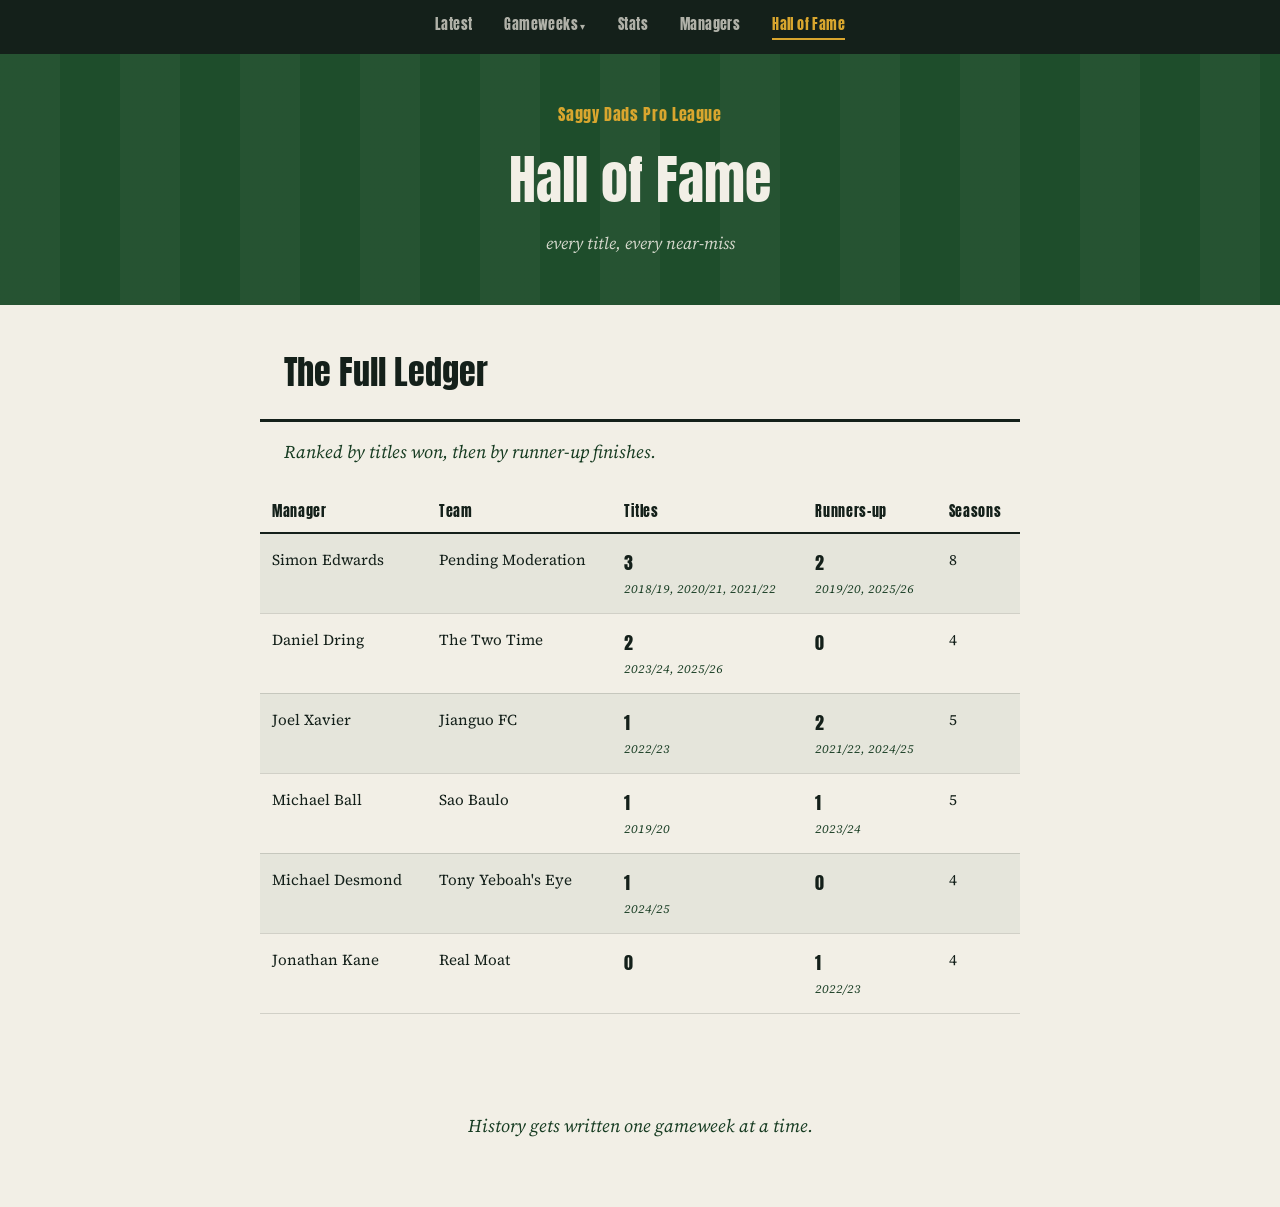
<file: hall-of-fame.html>
<!DOCTYPE html>
<html lang="en">
<head>
<meta charset="UTF-8">
<meta name="viewport" content="width=device-width, initial-scale=1.0">
<title>Hall of Fame — Saggy Dads Pro League</title>
<link rel="preconnect" href="https://fonts.googleapis.com">
<link rel="preconnect" href="https://fonts.gstatic.com" crossorigin>
<link href="https://fonts.googleapis.com/css2?family=Anton&family=Source+Serif+4:ital,opsz,wght@0,8..60,400;0,8..60,600;0,8..60,700;1,8..60,400&display=swap" rel="stylesheet">
<link rel="stylesheet" href="styles.css">
</head>
<body>

  <nav class="site-nav" id="site-nav">
    <noscript>
      <div class="site-nav__inner">
        <a href="index.html" class="site-nav__link">Latest</a>
        <a href="stats.html" class="site-nav__link">Stats</a>
        <a href="hall-of-fame.html" class="site-nav__link">Hall of Fame</a>
      </div>
    </noscript>
  </nav>
  <script src="nav.js"></script>

  <header class="hof-hero">
    <p class="hero__league">Saggy Dads Pro League</p>
    <h1 class="hof-hero__title">Hall of Fame</h1>
    <p class="hero__sub">every title, every near-miss</p>
  </header>

  <main>

    <section class="hof-section">
      <h2 class="section-title">The Full Ledger</h2>
      <p class="hof-intro">Ranked by titles won, then by runner-up finishes.</p>
      <div class="table-scroll">
      <table class="hof-table">
        <thead>
          <tr>
            <th scope="col">Manager</th>
            <th scope="col">Team</th>
            <th scope="col">Titles</th>
            <th scope="col">Runners-up</th>
            <th scope="col">Seasons</th>
          </tr>
        </thead>
        <tbody>
          <tr>
            <td>Simon Edwards</td>
            <td>Pending Moderation</td>
            <td><span class="hof-count">3</span><span class="hof-years">2018/19, 2020/21, 2021/22</span></td>
            <td><span class="hof-count">2</span><span class="hof-years">2019/20, 2025/26</span></td>
            <td>8</td>
          </tr>
          <tr>
            <td>Daniel Dring</td>
            <td>The Two Time</td>
            <td><span class="hof-count">2</span><span class="hof-years">2023/24, 2025/26</span></td>
            <td><span class="hof-count">0</span></td>
            <td>4</td>
          </tr>
          <tr>
            <td>Joel Xavier</td>
            <td>Jianguo FC</td>
            <td><span class="hof-count">1</span><span class="hof-years">2022/23</span></td>
            <td><span class="hof-count">2</span><span class="hof-years">2021/22, 2024/25</span></td>
            <td>5</td>
          </tr>
          <tr>
            <td>Michael Ball</td>
            <td>Sao Baulo</td>
            <td><span class="hof-count">1</span><span class="hof-years">2019/20</span></td>
            <td><span class="hof-count">1</span><span class="hof-years">2023/24</span></td>
            <td>5</td>
          </tr>
          <tr>
            <td>Michael Desmond</td>
            <td>Tony Yeboah's Eye</td>
            <td><span class="hof-count">1</span><span class="hof-years">2024/25</span></td>
            <td><span class="hof-count">0</span></td>
            <td>4</td>
          </tr>
          <tr>
            <td>Jonathan Kane</td>
            <td>Real Moat</td>
            <td><span class="hof-count">0</span></td>
            <td><span class="hof-count">1</span><span class="hof-years">2022/23</span></td>
            <td>4</td>
          </tr>
        </tbody>
      </table>
      </div>
    </section>

  </main>

  <footer class="site-footer">
    <p>History gets written one gameweek at a time.</p>
  </footer>


</body>
</html>
</file>
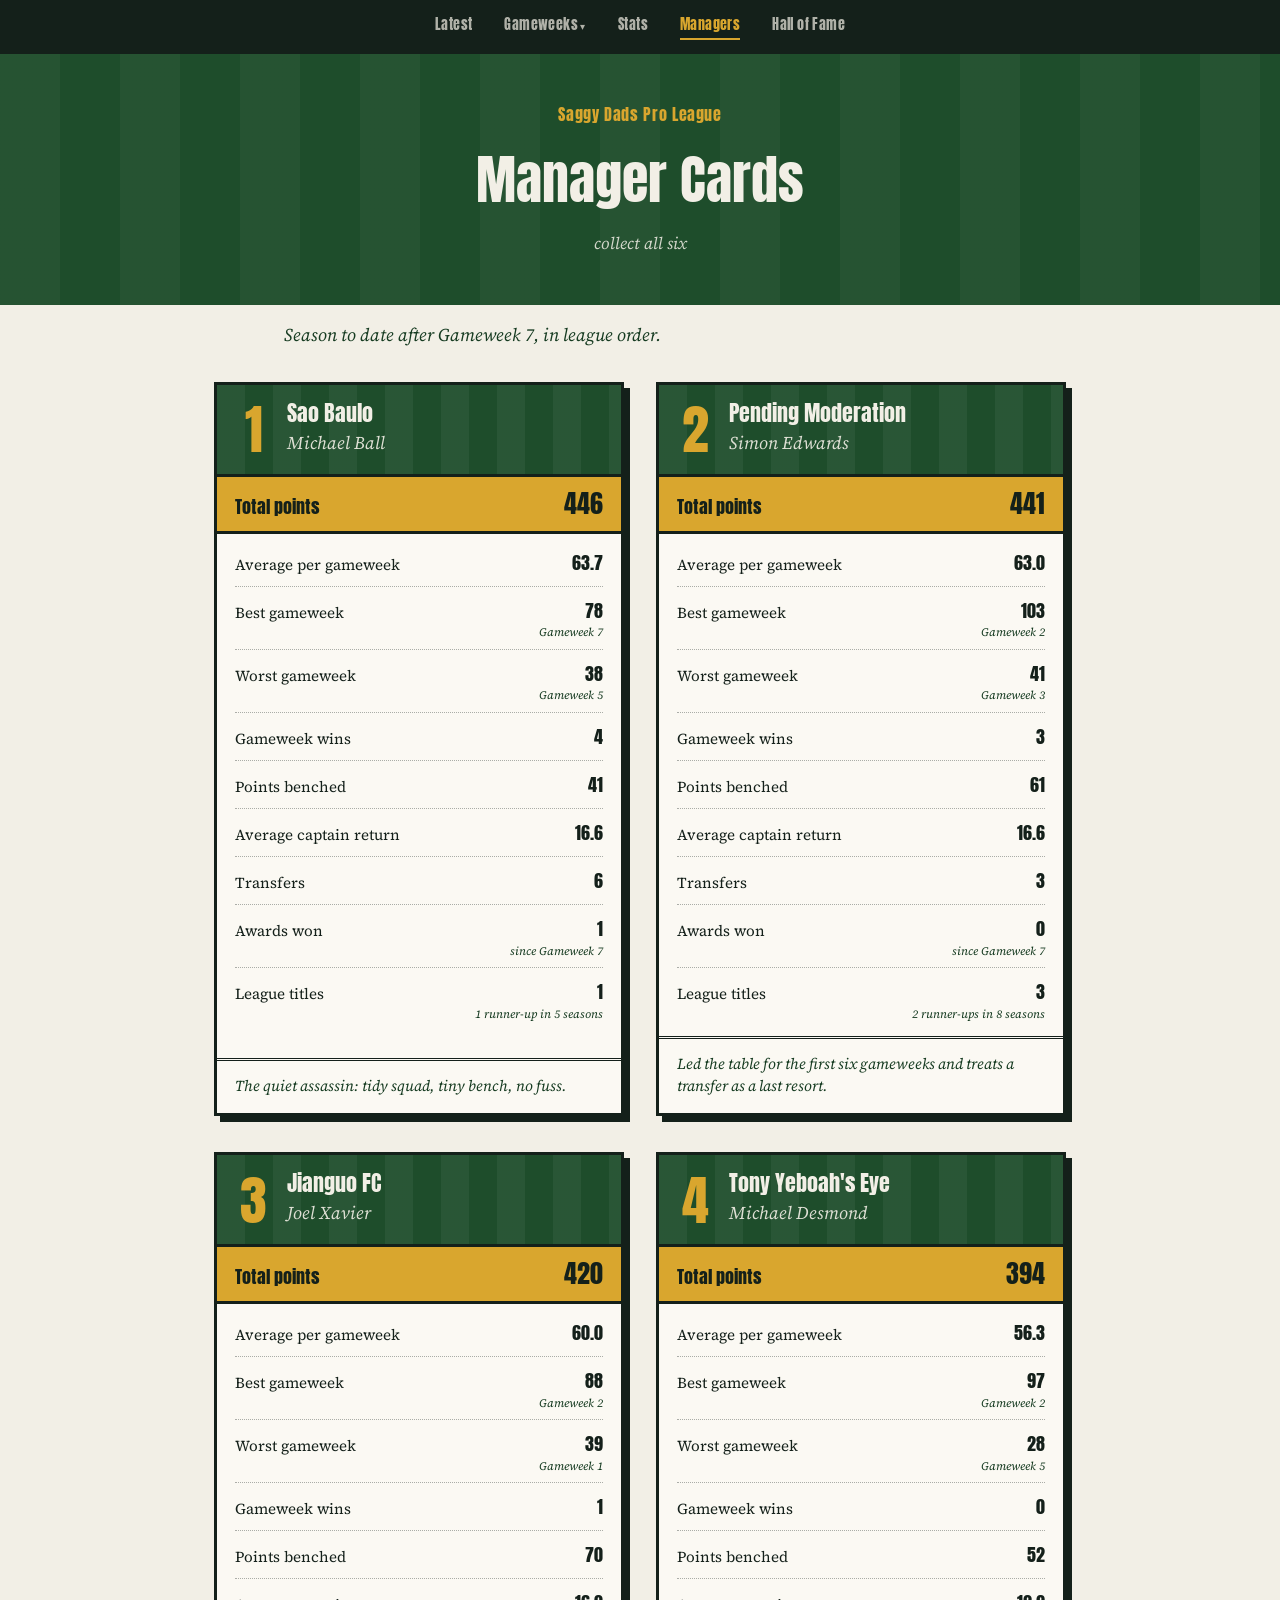
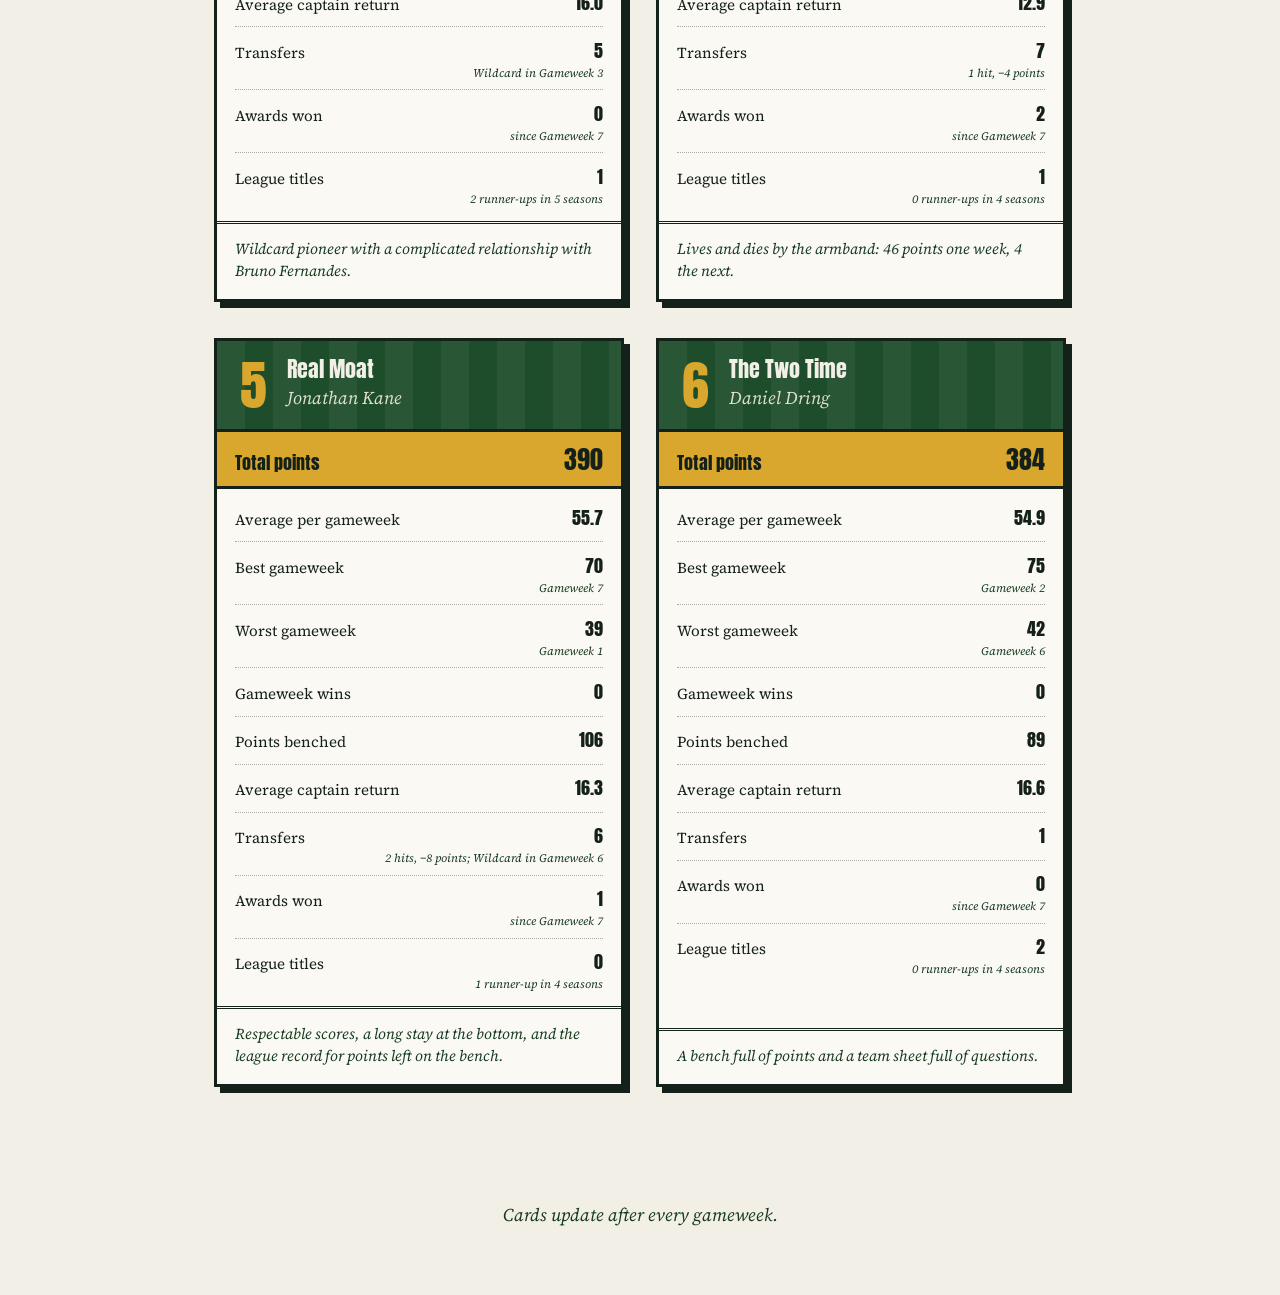
<file: managers.html>
<!DOCTYPE html>
<html lang="en">
<head>
<meta charset="UTF-8">
<meta name="viewport" content="width=device-width, initial-scale=1.0">
<title>Manager Cards — Saggy Dads Pro League</title>
<link rel="preconnect" href="https://fonts.googleapis.com">
<link rel="preconnect" href="https://fonts.gstatic.com" crossorigin>
<link href="https://fonts.googleapis.com/css2?family=Anton&family=Source+Serif+4:ital,opsz,wght@0,8..60,400;0,8..60,600;0,8..60,700;1,8..60,400&display=swap" rel="stylesheet">
<link rel="stylesheet" href="styles.css">
</head>
<body>

  <nav class="site-nav" id="site-nav">
    <noscript>
      <div class="site-nav__inner">
        <a href="index.html" class="site-nav__link">Latest</a>
        <a href="stats.html" class="site-nav__link">Stats</a>
        <a href="managers.html" class="site-nav__link is-active">Managers</a>
        <a href="hall-of-fame.html" class="site-nav__link">Hall of Fame</a>
      </div>
    </noscript>
  </nav>
  <script src="nav.js"></script>

  <header class="hof-hero">
    <p class="hero__league">Saggy Dads Pro League</p>
    <h1 class="hof-hero__title">Manager Cards</h1>
    <p class="hero__sub">collect all six</p>
  </header>

  <main>
    <p class="hof-intro" id="cards-intro">Season to date, in league order.</p>
    <div class="cards" id="cards">
      <noscript><p>The manager cards need JavaScript to load.</p></noscript>
    </div>
  </main>

  <footer class="site-footer">
    <p>Cards update after every gameweek.</p>
  </footer>

  <script src="data.js"></script>
  <script>
    (function () {
      var L = window.LEAGUE;
      var host = document.getElementById('cards');
      if (!L || !host) return;

      var gws = L.gameweeks;
      var last = gws[gws.length - 1].gw;
      document.getElementById('cards-intro').textContent =
        'Season to date after Gameweek ' + last + ', in league order.';

      function esc(s) {
        return String(s).replace(/&/g, '&amp;').replace(/</g, '&lt;').replace(/>/g, '&gt;');
      }
      function plural(n, word) { return n + ' ' + word + (n === 1 ? '' : 's'); }

      // Best score in each gameweek, so we can count wins (ties count for everyone).
      var topScore = {};
      gws.forEach(function (g) {
        var best = -Infinity;
        Object.keys(g.results).forEach(function (id) { best = Math.max(best, g.results[id].pts); });
        topScore[g.gw] = best;
      });

      var cards = L.managers.map(function (m) {
        var weeks = gws.map(function (g) { return { gw: g.gw, r: g.results[m.id] }; });
        var total = 0, bench = 0, trans = 0, hitPts = 0, hitCount = 0, capSum = 0, wins = 0, awards = 0;
        var best = weeks[0], worst = weeks[0], chips = [];
        weeks.forEach(function (w) {
          total += w.r.pts; bench += w.r.bench; trans += w.r.tr; capSum += w.r.cap;
          if (w.r.hit) { hitPts += w.r.hit; hitCount += 1; }
          if (w.r.pts > best.r.pts) best = w;
          if (w.r.pts < worst.r.pts) worst = w;
          if (w.r.pts === topScore[w.gw]) wins += 1;
          if (w.r.chip) chips.push(w.r.chip + ' in Gameweek ' + w.gw);
        });
        gws.forEach(function (g) {
          Object.keys(g.awards || {}).forEach(function (k) {
            if (g.awards[k].indexOf(m.id) !== -1) awards += 1;
          });
        });
        return { m: m, total: total, n: weeks.length, best: best, worst: worst, wins: wins,
                 bench: bench, trans: trans, hitPts: hitPts, hitCount: hitCount,
                 cap: capSum / weeks.length, chips: chips, awards: awards };
      });

      cards.sort(function (a, b) { return b.total - a.total; });

      // Awards only exist from the first gameweek that has any.
      var firstAwardGw = null;
      gws.forEach(function (g) {
        if (firstAwardGw === null && Object.keys(g.awards || {}).length) firstAwardGw = g.gw;
      });

      function row(label, value, note) {
        return '<li><span>' + esc(label) + '</span><span class="mcard__val">' + esc(value) +
          (note ? '<span class="mcard__note">' + esc(note) + '</span>' : '') + '</span></li>';
      }

      host.innerHTML = cards.map(function (c, i) {
        var tNotes = [];
        if (c.hitCount) tNotes.push(plural(c.hitCount, 'hit') + ', −' + c.hitPts + ' points');
        if (c.chips.length) tNotes.push(c.chips.join(', '));
        var rows = [
          row('Average per gameweek', (c.total / c.n).toFixed(1)),
          row('Best gameweek', c.best.r.pts, 'Gameweek ' + c.best.gw),
          row('Worst gameweek', c.worst.r.pts, 'Gameweek ' + c.worst.gw),
          row('Gameweek wins', c.wins),
          row('Points benched', c.bench),
          row('Average captain return', c.cap.toFixed(1)),
          row('Transfers', c.trans, tNotes.join('; '))
        ];
        if (firstAwardGw !== null) {
          rows.push(row('Awards won', c.awards, 'since Gameweek ' + firstAwardGw));
        }
        rows.push(row('League titles', c.m.titles,
          c.m.runnersUp + ' runner-up' + (c.m.runnersUp === 1 ? '' : 's') + ' in ' + c.m.seasons + ' seasons'));

        return '<article class="mcard">' +
          '<header class="mcard__head">' +
            '<span class="mcard__pos" aria-label="Position ' + (i + 1) + '">' + (i + 1) + '</span>' +
            '<div><h2 class="mcard__team">' + esc(c.m.team) + '</h2>' +
            '<p class="mcard__name">' + esc(c.m.name) + '</p></div>' +
          '</header>' +
          '<p class="mcard__total"><span>Total points</span><strong>' + c.total + '</strong></p>' +
          '<ul class="mcard__stats">' + rows.join('') + '</ul>' +
          '<p class="mcard__scout">' + esc(c.m.tagline) + '</p>' +
        '</article>';
      }).join('');
    })();
  </script>

</body>
</html>
</file>
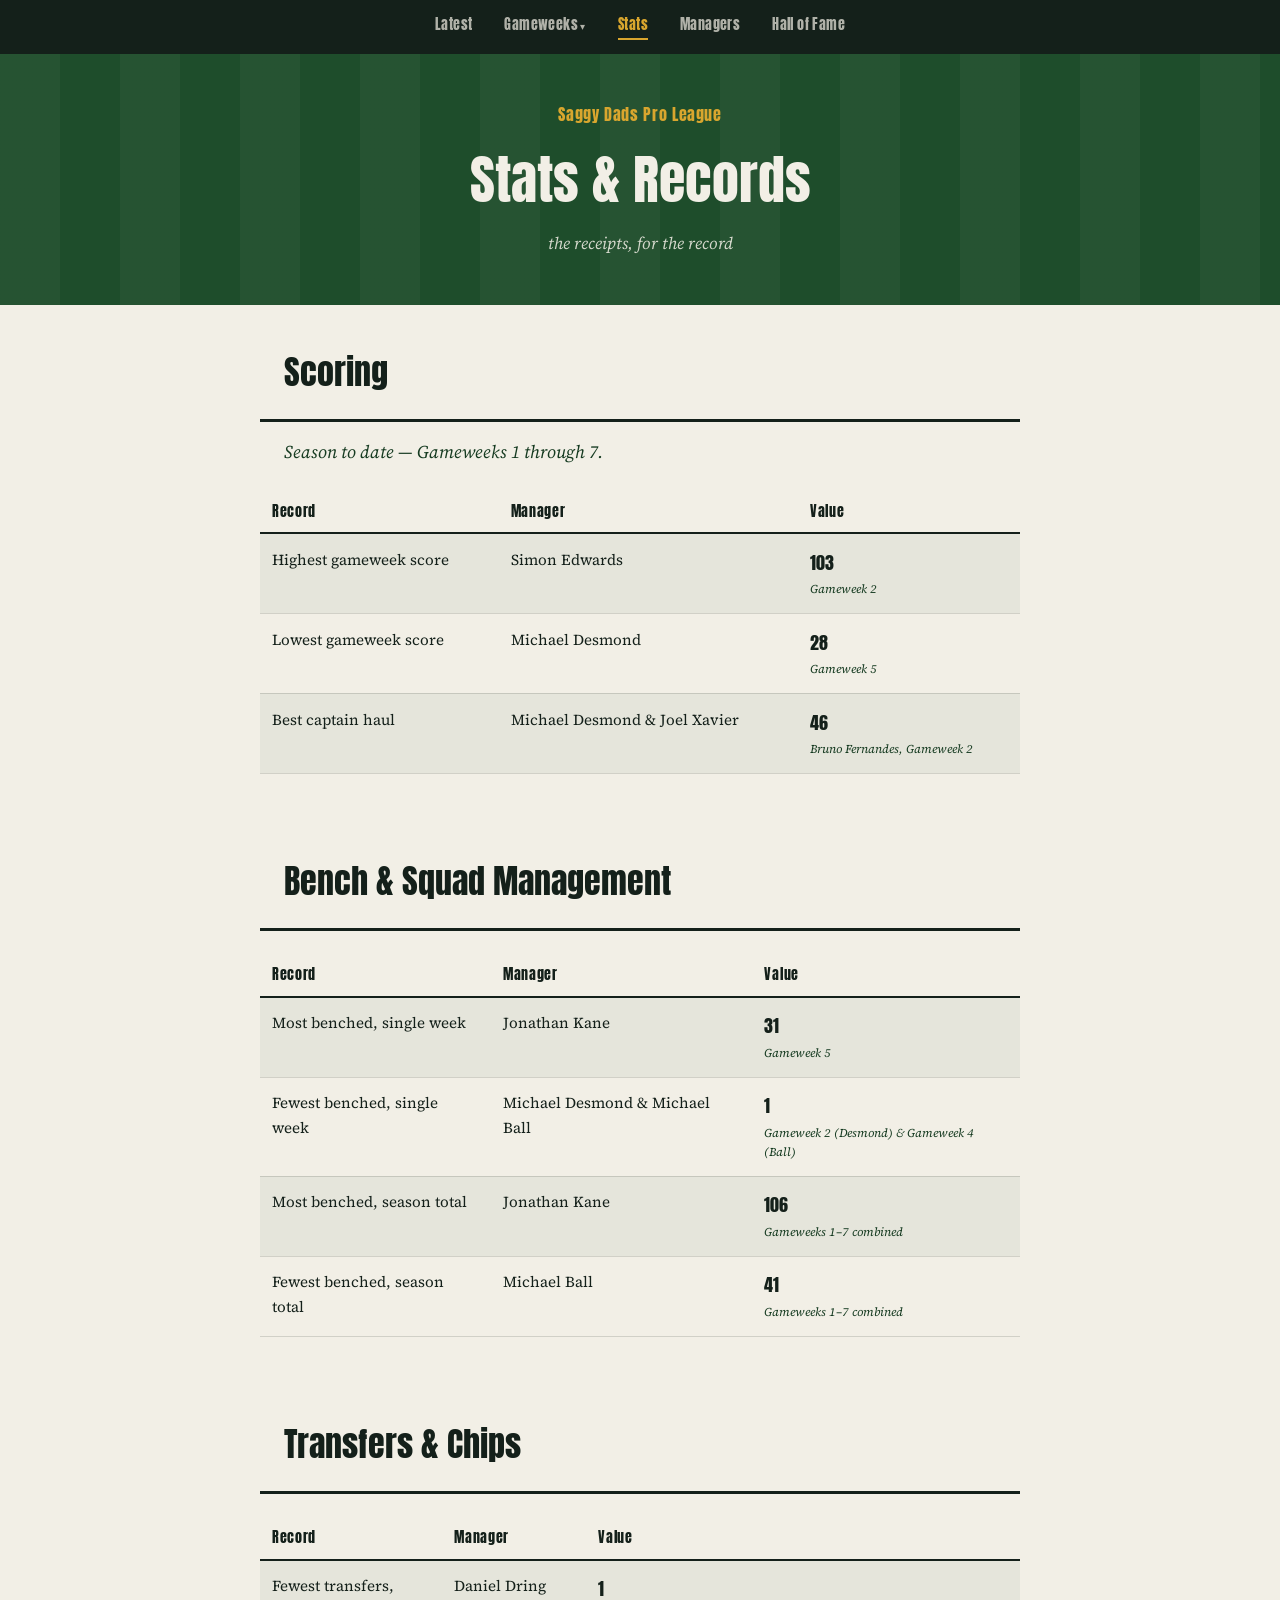
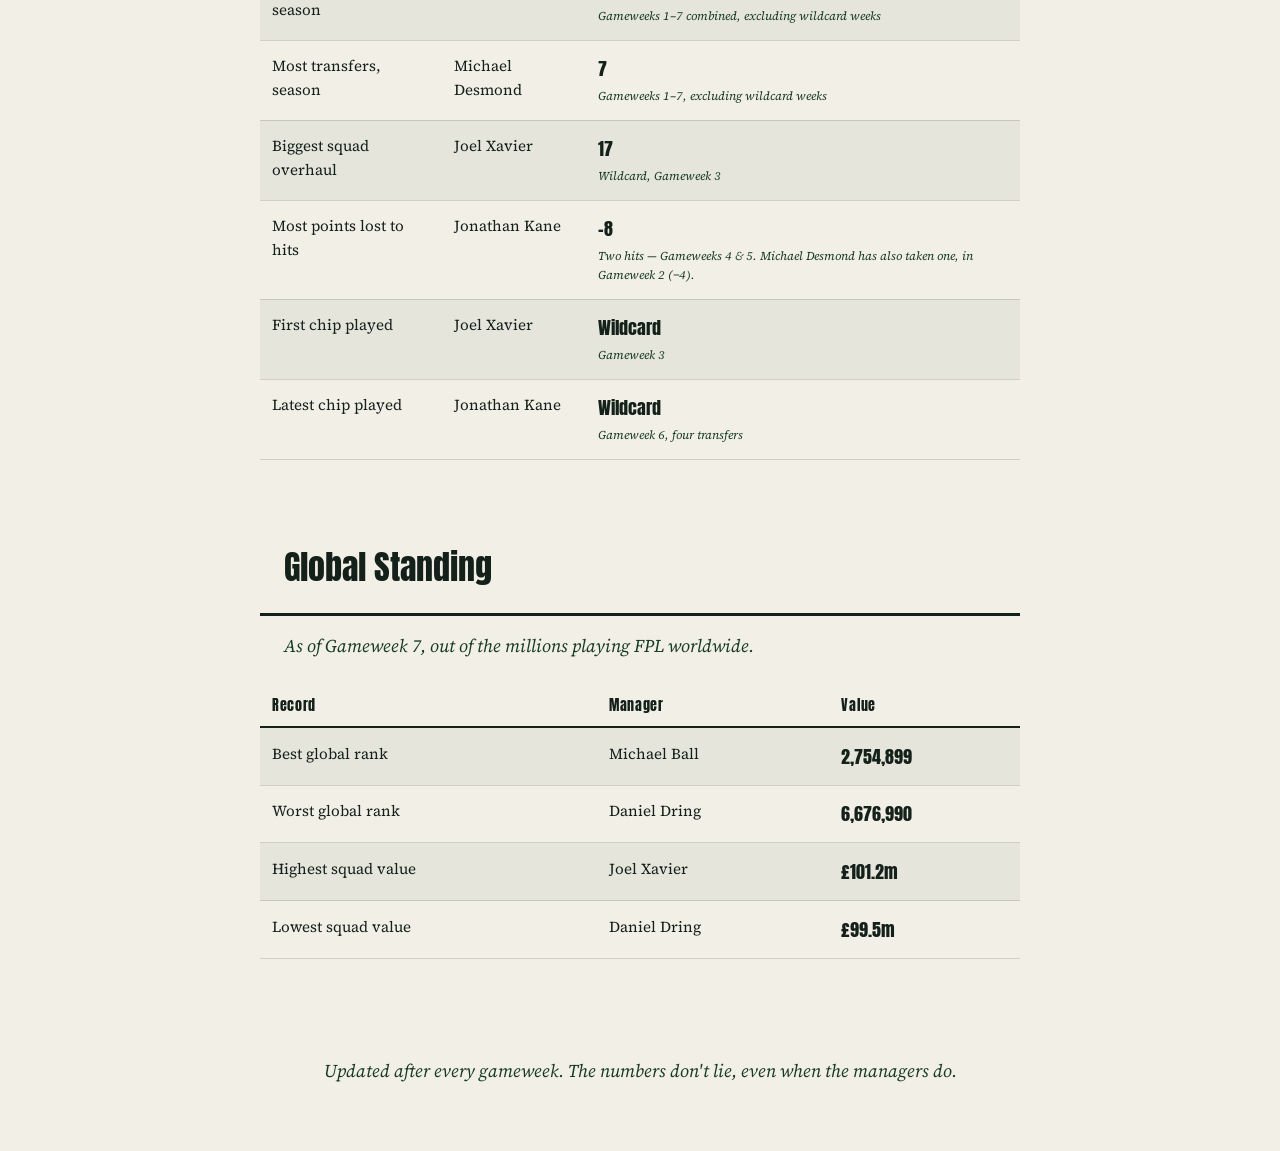
<file: stats.html>
<!DOCTYPE html>
<html lang="en">
<head>
<meta charset="UTF-8">
<meta name="viewport" content="width=device-width, initial-scale=1.0">
<title>Stats &amp; Records — Saggy Dads Pro League</title>
<link rel="preconnect" href="https://fonts.googleapis.com">
<link rel="preconnect" href="https://fonts.gstatic.com" crossorigin>
<link href="https://fonts.googleapis.com/css2?family=Anton&family=Source+Serif+4:ital,opsz,wght@0,8..60,400;0,8..60,600;0,8..60,700;1,8..60,400&display=swap" rel="stylesheet">
<link rel="stylesheet" href="styles.css">
</head>
<body>

  <nav class="site-nav" id="site-nav">
    <noscript>
      <div class="site-nav__inner">
        <a href="index.html" class="site-nav__link">Latest</a>
        <a href="stats.html" class="site-nav__link">Stats</a>
        <a href="hall-of-fame.html" class="site-nav__link">Hall of Fame</a>
      </div>
    </noscript>
  </nav>
  <script src="nav.js"></script>

  <header class="hof-hero">
    <p class="hero__league">Saggy Dads Pro League</p>
    <h1 class="hof-hero__title">Stats &amp; Records</h1>
    <p class="hero__sub">the receipts, for the record</p>
  </header>

  <main>

    <section class="hof-section">
      <h2 class="section-title">Scoring</h2>
      <p class="hof-intro">Season to date — Gameweeks 1 through 7.</p>
      <div class="table-scroll">
      <table class="hof-table">
        <thead>
          <tr>
            <th scope="col">Record</th>
            <th scope="col">Manager</th>
            <th scope="col">Value</th>
          </tr>
        </thead>
        <tbody>
          <tr>
            <td>Highest gameweek score</td>
            <td>Simon Edwards</td>
            <td><span class="hof-count">103</span><span class="hof-years">Gameweek 2</span></td>
          </tr>
          <tr>
            <td>Lowest gameweek score</td>
            <td>Michael Desmond</td>
            <td><span class="hof-count">28</span><span class="hof-years">Gameweek 5</span></td>
          </tr>
          <tr>
            <td>Best captain haul</td>
            <td>Michael Desmond &amp; Joel Xavier</td>
            <td><span class="hof-count">46</span><span class="hof-years">Bruno Fernandes, Gameweek 2</span></td>
          </tr>
        </tbody>
      </table>
      </div>
    </section>

    <section class="hof-section">
      <h2 class="section-title">Bench &amp; Squad Management</h2>
      <div class="table-scroll">
      <table class="hof-table">
        <thead>
          <tr>
            <th scope="col">Record</th>
            <th scope="col">Manager</th>
            <th scope="col">Value</th>
          </tr>
        </thead>
        <tbody>
          <tr>
            <td>Most benched, single week</td>
            <td>Jonathan Kane</td>
            <td><span class="hof-count">31</span><span class="hof-years">Gameweek 5</span></td>
          </tr>
          <tr>
            <td>Fewest benched, single week</td>
            <td>Michael Desmond &amp; Michael Ball</td>
            <td><span class="hof-count">1</span><span class="hof-years">Gameweek 2 (Desmond) &amp; Gameweek 4 (Ball)</span></td>
          </tr>
          <tr>
            <td>Most benched, season total</td>
            <td>Jonathan Kane</td>
            <td><span class="hof-count">106</span><span class="hof-years">Gameweeks 1–7 combined</span></td>
          </tr>
          <tr>
            <td>Fewest benched, season total</td>
            <td>Michael Ball</td>
            <td><span class="hof-count">41</span><span class="hof-years">Gameweeks 1–7 combined</span></td>
          </tr>
        </tbody>
      </table>
      </div>
    </section>

    <section class="hof-section">
      <h2 class="section-title">Transfers &amp; Chips</h2>
      <div class="table-scroll">
      <table class="hof-table">
        <thead>
          <tr>
            <th scope="col">Record</th>
            <th scope="col">Manager</th>
            <th scope="col">Value</th>
          </tr>
        </thead>
        <tbody>
          <tr>
            <td>Fewest transfers, season</td>
            <td>Daniel Dring</td>
            <td><span class="hof-count">1</span><span class="hof-years">Gameweeks 1–7 combined, excluding wildcard weeks</span></td>
          </tr>
          <tr>
            <td>Most transfers, season</td>
            <td>Michael Desmond</td>
            <td><span class="hof-count">7</span><span class="hof-years">Gameweeks 1–7, excluding wildcard weeks</span></td>
          </tr>
          <tr>
            <td>Biggest squad overhaul</td>
            <td>Joel Xavier</td>
            <td><span class="hof-count">17</span><span class="hof-years">Wildcard, Gameweek 3</span></td>
          </tr>
          <tr>
            <td>Most points lost to hits</td>
            <td>Jonathan Kane</td>
            <td><span class="hof-count">−8</span><span class="hof-years">Two hits — Gameweeks 4 &amp; 5. Michael Desmond has also taken one, in Gameweek 2 (−4).</span></td>
          </tr>
          <tr>
            <td>First chip played</td>
            <td>Joel Xavier</td>
            <td><span class="hof-count">Wildcard</span><span class="hof-years">Gameweek 3</span></td>
          </tr>
          <tr>
            <td>Latest chip played</td>
            <td>Jonathan Kane</td>
            <td><span class="hof-count">Wildcard</span><span class="hof-years">Gameweek 6, four transfers</span></td>
          </tr>
        </tbody>
      </table>
      </div>
    </section>

    <section class="hof-section">
      <h2 class="section-title">Global Standing</h2>
      <p class="hof-intro">As of Gameweek 7, out of the millions playing FPL worldwide.</p>
      <div class="table-scroll">
      <table class="hof-table">
        <thead>
          <tr>
            <th scope="col">Record</th>
            <th scope="col">Manager</th>
            <th scope="col">Value</th>
          </tr>
        </thead>
        <tbody>
          <tr>
            <td>Best global rank</td>
            <td>Michael Ball</td>
            <td><span class="hof-count">2,754,899</span></td>
          </tr>
          <tr>
            <td>Worst global rank</td>
            <td>Daniel Dring</td>
            <td><span class="hof-count">6,676,990</span></td>
          </tr>
          <tr>
            <td>Highest squad value</td>
            <td>Joel Xavier</td>
            <td><span class="hof-count">£101.2m</span></td>
          </tr>
          <tr>
            <td>Lowest squad value</td>
            <td>Daniel Dring</td>
            <td><span class="hof-count">£99.5m</span></td>
          </tr>
        </tbody>
      </table>
      </div>
    </section>

  </main>

  <footer class="site-footer">
    <p>Updated after every gameweek. The numbers don't lie, even when the managers do.</p>
  </footer>


</body>
</html>
</file>
<file: styles.css>
/* ---------------------------------------------
   Saggy Dads Pro League — matchday programme theme
--------------------------------------------- */

:root {
  --pitch: #1E4D2B;
  --pitch-dark: #163B21;
  --chalk: #F2EFE6;
  --ink: #14201A;
  --gold: #D9A62E;
  --rust: #B33A2E;
  --line: rgba(20, 32, 26, 0.15);

  --display: "Anton", sans-serif;
  --body: "Source Serif 4", serif;
}

* {
  box-sizing: border-box;
}

html {
  scroll-behavior: smooth;
}

@media (prefers-reduced-motion: reduce) {
  html {
    scroll-behavior: auto;
  }
}

html, body {
  max-width: 100%;
  overflow-x: hidden;
}

body {
  margin: 0;
  background: var(--chalk);
  color: var(--ink);
  font-family: var(--body);
  font-size: 18px;
  line-height: 1.6;
}

h1, h2, h3 {
  font-family: var(--display);
  font-weight: 400;
  margin: 0;
}

/* ---------------- Site nav ---------------- */

.site-nav {
  background: var(--ink);
}

.site-nav__inner {
  max-width: 900px;
  margin: 0 auto;
  position: relative;
  display: flex;
  justify-content: center;
  align-items: center;
  flex-wrap: wrap;
  gap: 0.5rem 2rem;
  padding: 0.85rem 1.5rem;
}

.site-nav__link {
  font-family: var(--display);
  color: rgba(242, 239, 230, 0.7);
  text-decoration: none;
  font-size: 0.85rem;
  letter-spacing: 0.03em;
  padding-bottom: 3px;
  border-bottom: 2px solid transparent;
  cursor: pointer;
  list-style: none;
}

.site-nav__link::-webkit-details-marker {
  display: none;
}

.site-nav__link:hover,
.site-nav__link:focus-visible {
  color: var(--chalk);
}

.site-nav__link.is-active {
  color: var(--gold);
  border-bottom-color: var(--gold);
}

.site-nav__dropdown > summary::after {
  content: " ▾";
  font-size: 0.7em;
}

.site-nav__dropdown[open] > summary::after {
  content: " ▴";
}

.site-nav__panel {
  position: absolute;
  top: 100%;
  left: 50%;
  transform: translateX(-50%);
  margin-top: 0.75rem;
  width: min(90vw, 360px);
  max-height: 60vh;
  overflow-y: auto;
  background: var(--chalk);
  border: 2px solid var(--ink);
  padding: 0.85rem;
  display: grid;
  grid-template-columns: repeat(6, 1fr);
  gap: 0.5rem;
  box-shadow: 0 10px 24px rgba(0, 0, 0, 0.3);
  z-index: 30;
}

.site-nav__panel a {
  font-family: var(--display);
  font-size: 0.8rem;
  text-align: center;
  padding: 0.45rem 0.2rem;
  background: var(--pitch);
  color: var(--chalk);
  text-decoration: none;
  border: 1px solid transparent;
}

.site-nav__panel a:hover,
.site-nav__panel a:focus-visible {
  border-color: var(--gold);
}

.site-nav__panel a.is-active {
  background: var(--gold);
  color: var(--ink);
}

@media (max-width: 420px) {
  .site-nav__inner {
    gap: 0.5rem 1.1rem;
    padding: 0.85rem 1rem;
  }
  .site-nav__panel {
    grid-template-columns: repeat(5, 1fr);
  }
}

@supports not (gap: 1rem) {
  .site-nav__link {
    margin: 0 0.75rem;
  }
}

/* ---------------- Hero ---------------- */

.hero {
  background: var(--pitch);
  background-image:
    repeating-linear-gradient(
      90deg,
      rgba(255, 255, 255, 0.035) 0px,
      rgba(255, 255, 255, 0.035) 60px,
      transparent 60px,
      transparent 120px
    );
  color: var(--chalk);
  padding: 4rem 1.5rem 3rem;
  display: flex;
  flex-direction: column;
  align-items: center;
  gap: 2.5rem;
}

.ticket {
  position: relative;
  background: var(--chalk);
  color: var(--ink);
  padding: 1.75rem 2.5rem;
  text-align: center;
  max-width: 480px;
  width: 100%;
  border: 2px dashed var(--ink);
}

.ticket-notch {
  position: absolute;
  top: 50%;
  transform: translateY(-50%);
  width: 24px;
  height: 24px;
  background: var(--pitch-dark);
  border-radius: 50%;
}

.ticket-notch--left {
  left: -13px;
}

.ticket-notch--right {
  right: -13px;
}

.hero__league {
  font-family: var(--display);
  font-size: 1rem;
  letter-spacing: 0.04em;
  margin: 0 0 0.5rem;
  color: var(--rust);
}

.hero__gw {
  font-size: clamp(2.2rem, 6vw, 3.2rem);
  line-height: 1;
}

.hero__sub {
  margin: 0.5rem 0 0;
  font-style: italic;
  font-size: 1.05rem;
  color: var(--pitch-dark);
}

.hero__leader {
  text-align: center;
}

.hero__leader-label {
  font-family: var(--display);
  color: var(--gold);
  font-size: 1rem;
  letter-spacing: 0.03em;
  margin: 0 0 0.4rem;
}

.hero__leader-names {
  display: flex;
  justify-content: center;
  flex-wrap: wrap;
  gap: 1.75rem;
  margin-bottom: 0.5rem;
}

.hero__leader-entry {
  text-align: center;
}

.hero__leader-name {
  font-size: 1.6rem;
  margin: 0;
  font-weight: 700;
}

.hero__leader-team {
  margin: 0.15rem 0 0;
  font-style: italic;
  opacity: 0.85;
}

.hero__score {
  font-family: var(--display);
  font-size: clamp(4.5rem, 16vw, 7rem);
  line-height: 1;
  margin: 0;
  color: var(--chalk);
}

.hero__score-label {
  margin: 0.25rem 0 0;
  letter-spacing: 0.08em;
  color: var(--gold);
}

.hof-hero {
  background: var(--pitch);
  background-image:
    repeating-linear-gradient(
      90deg,
      rgba(255, 255, 255, 0.035) 0px,
      rgba(255, 255, 255, 0.035) 60px,
      transparent 60px,
      transparent 120px
    );
  color: var(--chalk);
  padding: 3rem 1.5rem;
  text-align: center;
}

.hof-hero .hero__league {
  color: var(--gold);
}

.hof-hero .hero__sub {
  color: var(--chalk);
  opacity: 0.85;
}

.hof-hero__title {
  font-size: clamp(2.4rem, 7vw, 3.4rem);
  margin: 0.5rem 0;
}

/* ---------------- Section titles ---------------- */

.section-title {
  font-size: clamp(1.6rem, 4vw, 2.1rem);
  padding: 2.5rem 1.5rem 1.25rem;
  max-width: 760px;
  margin: 0 auto;
  border-bottom: 3px solid var(--ink);
}

.section-title--inverse {
  color: var(--chalk);
  border-bottom-color: var(--gold);
}

/* ---------------- League table ---------------- */

.table-section {
  padding-bottom: 1rem;
}

.league-table {
  width: 100%;
  max-width: 760px;
  margin: 1.5rem auto 0;
  padding: 0 1.5rem;
  border-collapse: collapse;
  font-size: 1rem;
}

.table-scroll {
  max-width: 100%;
  overflow-x: auto;
  -webkit-overflow-scrolling: touch;
}

.league-table thead th {
  text-align: left;
  font-family: var(--display);
  font-weight: 400;
  font-size: 0.85rem;
  letter-spacing: 0.05em;
  padding: 0.6rem 0.75rem;
  border-bottom: 2px solid var(--ink);
}

.league-table td {
  padding: 0.85rem 0.75rem;
  border-bottom: 1px solid var(--line);
}

.league-table tbody tr:nth-child(odd) {
  background: rgba(30, 77, 43, 0.06);
}

.league-table .net {
  font-family: var(--display);
  font-size: 1.15rem;
}

.row--leader td {
  border-top: 3px solid var(--gold);
  border-bottom: 3px solid var(--gold);
}

.row--leader td:first-child {
  border-left: 3px solid var(--gold);
}

.row--leader td:last-child {
  border-right: 3px solid var(--gold);
}

.table-footnote {
  max-width: 760px;
  margin: 1rem auto 0;
  padding: 0 1.5rem;
  font-style: italic;
  color: var(--pitch-dark);
}

/* ---------------- Match reports ---------------- */

.reports-section {
  padding-bottom: 1rem;
}

.report {
  max-width: 760px;
  margin: 0 auto;
  padding: 1.75rem 1.5rem;
  display: grid;
  grid-template-columns: 90px 1fr;
  gap: 1.25rem;
  align-items: start;
}

.report__marker {
  display: flex;
  justify-content: flex-start;
}

.report__pos {
  font-family: var(--display);
  font-size: 1.6rem;
  color: var(--gold);
  background: var(--ink);
  padding: 0.35rem 0.7rem;
  display: inline-block;
}

.report__body h3 {
  font-size: 1.25rem;
  margin-bottom: 0.5rem;
}

.report__body p {
  margin: 0;
}

.stitch {
  max-width: 760px;
  margin: 0 auto;
  padding: 0 1.5rem;
}

.stitch::before {
  content: "";
  display: block;
  border-top: 2px dashed var(--line);
}

/* ---------------- Headlines ---------------- */

.headlines-section {
  background: var(--ink);
  margin-top: 3rem;
  padding-bottom: 2.5rem;
}

.headlines {
  list-style: none;
  max-width: 760px;
  margin: 0 auto;
  padding: 1.5rem 1.5rem 0;
  display: flex;
  flex-direction: column;
  gap: 1.25rem;
}

.headline {
  color: var(--chalk);
  font-family: var(--display);
  font-size: 1.15rem;
  line-height: 1.35;
  padding-bottom: 1.1rem;
  border-bottom: 1px solid rgba(242, 239, 230, 0.15);
}

.headline:last-child {
  border-bottom: none;
}

.headline--big {
  font-size: clamp(1.5rem, 4vw, 2rem);
  color: var(--gold);
}

/* ---------------- Hall of Fame ---------------- */

.hof-section {
  padding-bottom: 2.5rem;
}

.hof-intro {
  max-width: 760px;
  margin: 1rem auto 0;
  padding: 0 1.5rem;
  font-style: italic;
  color: var(--pitch-dark);
}

.hof-table {
  width: 100%;
  max-width: 760px;
  margin: 1.5rem auto 0;
  padding: 0 1.5rem;
  border-collapse: collapse;
  font-size: 0.95rem;
}

.hof-table thead th {
  text-align: left;
  font-family: var(--display);
  font-weight: 400;
  font-size: 0.85rem;
  letter-spacing: 0.05em;
  padding: 0.6rem 0.75rem;
  border-bottom: 2px solid var(--ink);
}

.hof-table td {
  padding: 0.85rem 0.75rem;
  border-bottom: 1px solid var(--line);
  vertical-align: top;
}

.hof-table tbody tr:nth-child(odd) {
  background: rgba(30, 77, 43, 0.06);
}

.hof-count {
  display: block;
  font-family: var(--display);
  font-size: 1.15rem;
}

.hof-years {
  display: block;
  font-size: 0.75rem;
  font-style: italic;
  color: var(--pitch-dark);
  margin-top: 0.2rem;
}

/* ---------------- Footer ---------------- */

.deadline-note {
  max-width: 760px;
  margin: 2rem auto 0;
  padding: 0 1.5rem;
  text-align: center;
  font-family: var(--display);
  font-size: 0.9rem;
  letter-spacing: 0.03em;
  color: var(--pitch-dark);
}

.site-footer {
  text-align: center;
  padding: 2.5rem 1.5rem 3rem;
  font-style: italic;
  color: var(--pitch-dark);
}

.site-footer__deadline {
  margin-top: 0.75rem;
  font-family: var(--display);
  font-style: normal;
  font-size: 0.9rem;
  letter-spacing: 0.03em;
  color: var(--ink);
}

/* ---------------- Responsive ---------------- */

@media (max-width: 520px) {
  .report {
    grid-template-columns: 60px 1fr;
    gap: 0.9rem;
  }
  .report__pos {
    font-size: 1.1rem;
    padding: 0.25rem 0.5rem;
  }
  .league-table {
    font-size: 0.9rem;
  }
  .league-table td, .league-table th {
    padding: 0.6rem 0.4rem;
  }
  .hof-table {
    font-size: 0.82rem;
  }
  .hof-table td, .hof-table th {
    padding: 0.6rem 0.4rem;
  }
  .hof-years {
    font-size: 0.68rem;
  }
}

/* ---------------- Accessibility: focus ---------------- */

a:focus-visible,
button:focus-visible {
  outline: 3px solid var(--gold);
  outline-offset: 2px;
}

/* ---------------- Form guide (standings table) ---------------- */

.form {
  white-space: nowrap;
  letter-spacing: 0.18em;
  font-size: 0.8rem;
}

.form__up {
  color: var(--pitch);
}

.form__down {
  color: rgba(20, 32, 26, 0.5);
}

.form__none {
  color: rgba(20, 32, 26, 0.3);
}

@media (max-width: 520px) {
  .col-team {
    display: none;
  }
}

/* ---------------- Awards ---------------- */

.awards-section {
  padding-bottom: 1rem;
}

.awards {
  max-width: 760px;
  margin: 0 auto;
  padding: 0.5rem 1.5rem 0;
}

.award {
  display: grid;
  grid-template-columns: 11.5rem 1fr;
  gap: 0.25rem 1.5rem;
  align-items: baseline;
  padding: 1.15rem 0;
  border-bottom: 2px dashed var(--line);
}

.award:last-child {
  border-bottom: none;
}

.award__title {
  font-size: 1.05rem;
  letter-spacing: 0.02em;
}

.award__winner {
  margin: 0;
  font-size: 1.1rem;
  font-weight: 700;
}

.award__detail {
  margin: 0.15rem 0 0;
  font-size: 0.95rem;
  font-style: italic;
  color: var(--pitch-dark);
}

.award--none .award__winner {
  font-weight: 400;
  font-style: italic;
}

.awards-note {
  max-width: 760px;
  margin: 0.25rem auto 0;
  padding: 0 1.5rem;
  font-size: 0.9rem;
  font-style: italic;
  color: var(--pitch-dark);
}

@media (max-width: 520px) {
  .award {
    grid-template-columns: 1fr;
  }
}

/* ---------------- Manager cards ---------------- */

.cards {
  max-width: 900px;
  margin: 0 auto;
  padding: 2rem 1.5rem 3.5rem;
  display: grid;
  grid-template-columns: repeat(auto-fill, minmax(290px, 1fr));
  gap: 2.25rem 2rem;
}

.mcard {
  display: flex;
  flex-direction: column;
  background: #FBF9F3;
  border: 3px solid var(--ink);
  box-shadow: 6px 6px 0 var(--ink);
}

.mcard__head {
  display: grid;
  grid-template-columns: auto 1fr;
  align-items: center;
  gap: 0.9rem;
  padding: 1rem 1.1rem;
  background: var(--pitch);
  background-image:
    repeating-linear-gradient(
      90deg,
      rgba(255, 255, 255, 0.05) 0px,
      rgba(255, 255, 255, 0.05) 28px,
      transparent 28px,
      transparent 56px
    );
  color: var(--chalk);
  border-bottom: 3px solid var(--ink);
}

.mcard__pos {
  min-width: 2.4rem;
  font-family: var(--display);
  font-size: 3.4rem;
  line-height: 1;
  text-align: center;
  color: var(--gold);
}

.mcard__team {
  font-size: 1.4rem;
  line-height: 1.1;
}

.mcard__name {
  margin: 0.2rem 0 0;
  font-style: italic;
  opacity: 0.9;
}

.mcard__total {
  display: flex;
  justify-content: space-between;
  align-items: baseline;
  margin: 0;
  padding: 0.4rem 1.1rem;
  background: var(--gold);
  color: var(--ink);
  font-family: var(--display);
  font-size: 1.1rem;
  border-bottom: 3px solid var(--ink);
}

.mcard__total strong {
  font-weight: 400;
  font-size: 1.6rem;
}

.mcard__stats {
  list-style: none;
  margin: 0;
  padding: 0.35rem 1.1rem;
}

.mcard__stats li {
  display: flex;
  justify-content: space-between;
  align-items: baseline;
  gap: 1rem;
  padding: 0.55rem 0;
  border-bottom: 1px dotted rgba(20, 32, 26, 0.35);
  font-size: 0.95rem;
}

.mcard__stats li:last-child {
  border-bottom: none;
}

.mcard__val {
  font-family: var(--display);
  font-size: 1.15rem;
  text-align: right;
}

.mcard__note {
  display: block;
  font-family: var(--body);
  font-size: 0.72rem;
  font-style: italic;
  line-height: 1.3;
  color: var(--pitch-dark);
}

.mcard__scout {
  margin: auto 0 0;
  padding: 0.85rem 1.1rem 1.05rem;
  border-top: 3px double var(--ink);
  font-size: 0.95rem;
  font-style: italic;
  line-height: 1.45;
  color: var(--pitch-dark);
}

/* ---------------- Small-screen tightening ---------------- */

@media (max-width: 520px) {
  .league-table td,
  .league-table th {
    padding-left: 0.25rem;
    padding-right: 0.25rem;
  }
  .league-table thead th {
    letter-spacing: 0.02em;
  }
  .form {
    letter-spacing: 0.08em;
  }
}

@media (max-width: 420px) {
  .site-nav__inner {
    gap: 0.5rem 0.9rem;
  }
  .site-nav__link {
    font-size: 0.8rem;
  }
}
</file>
